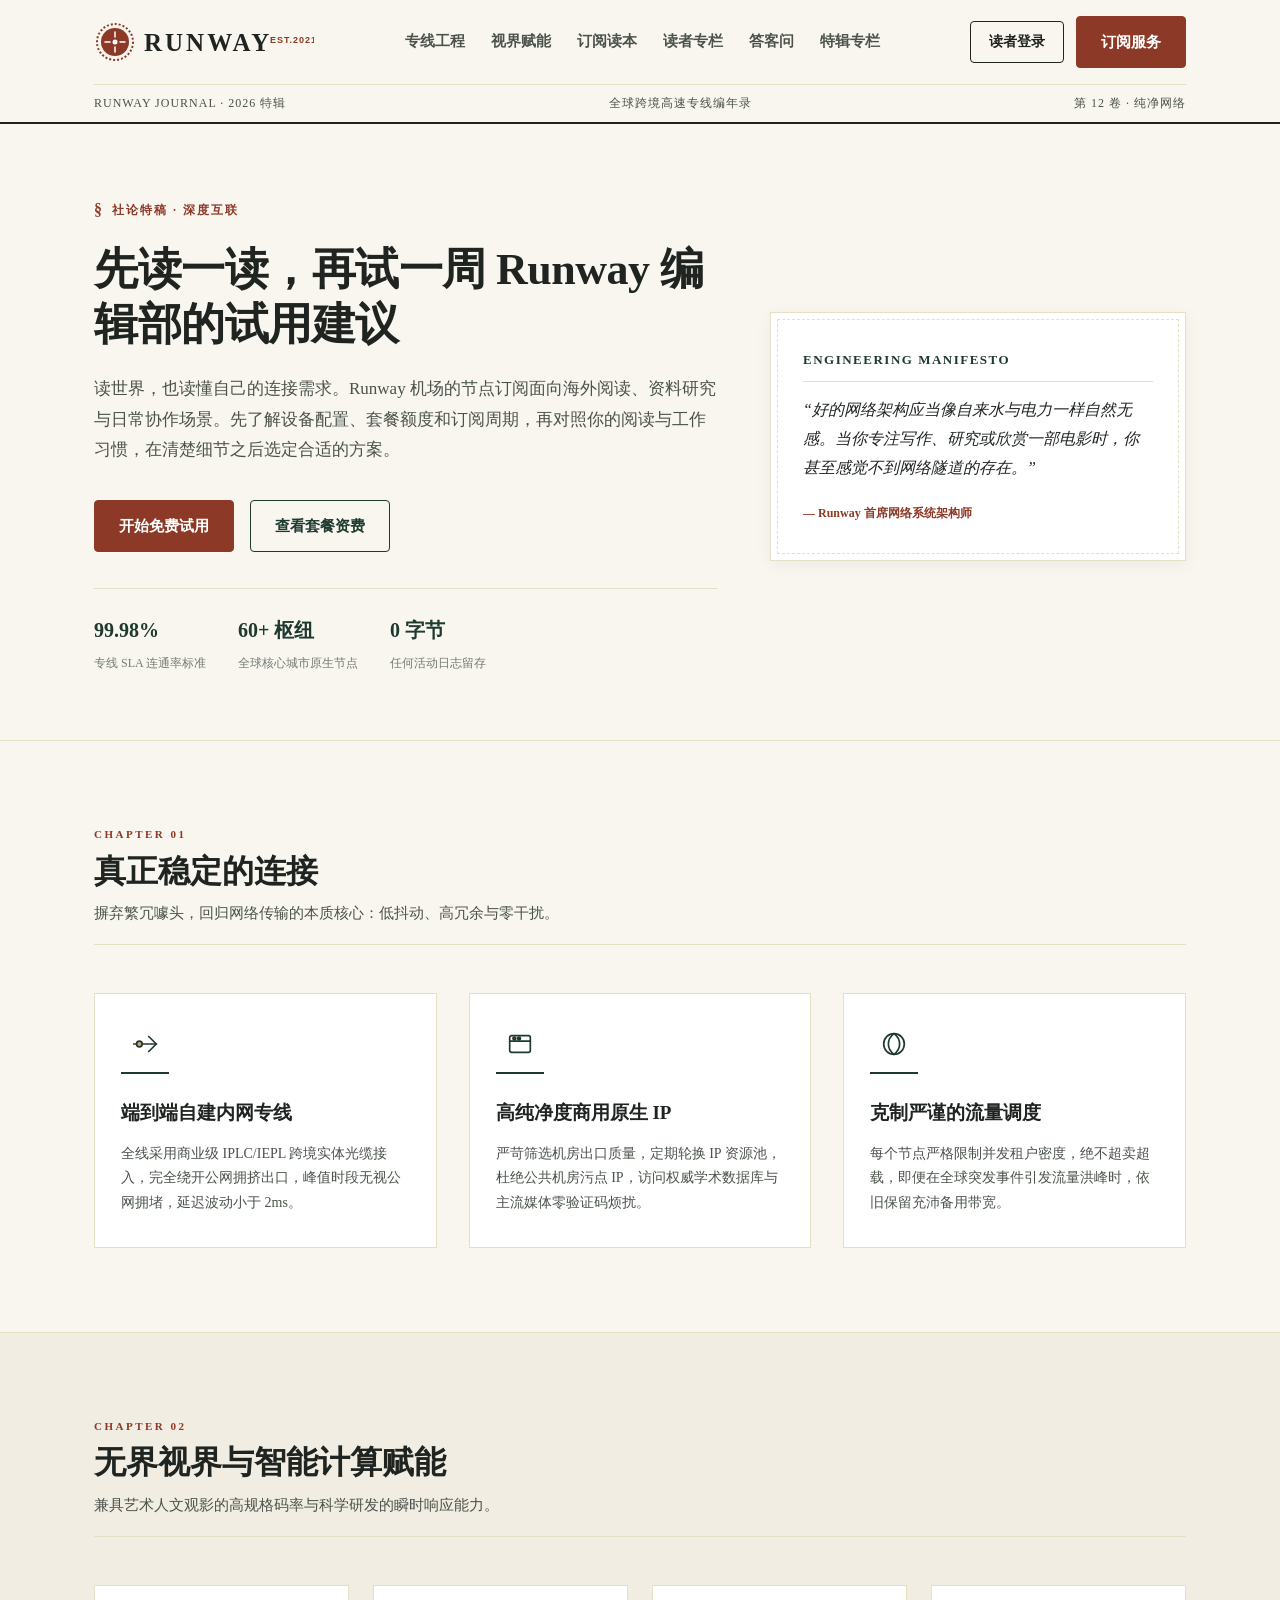
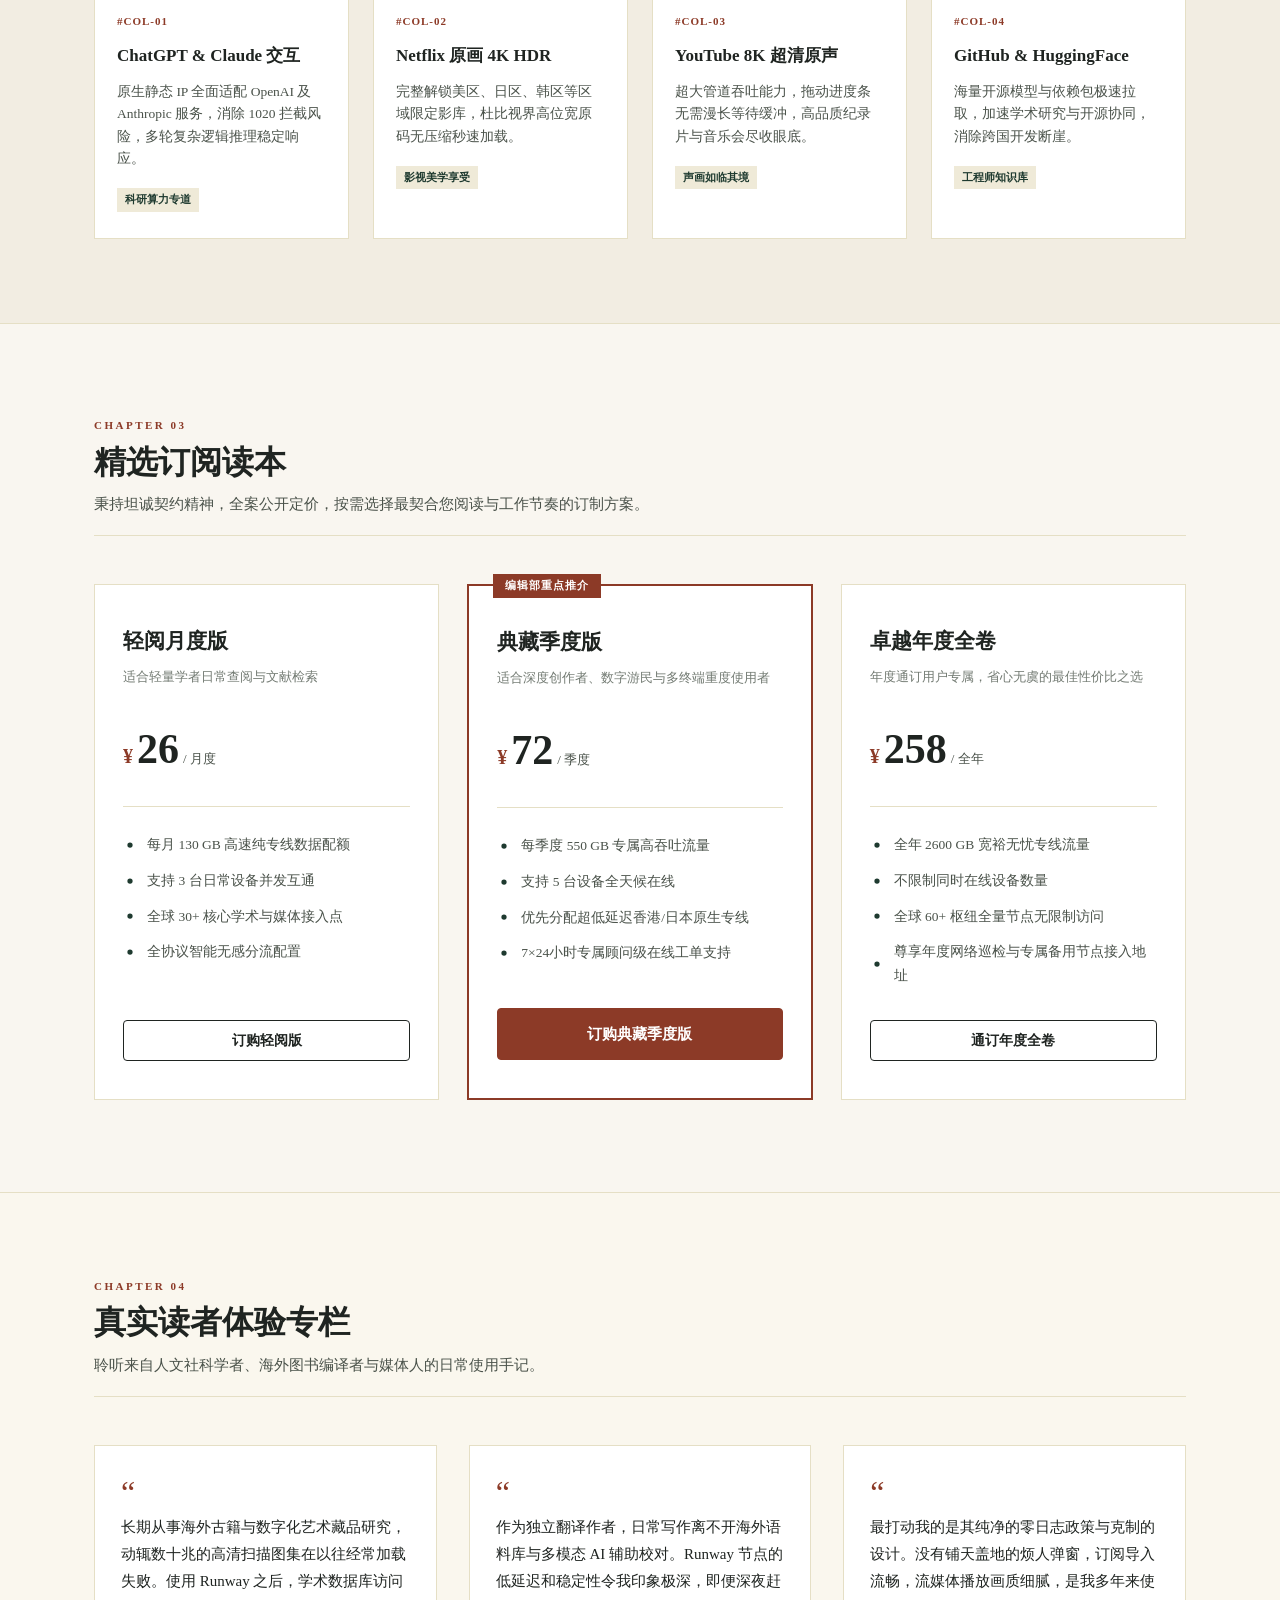
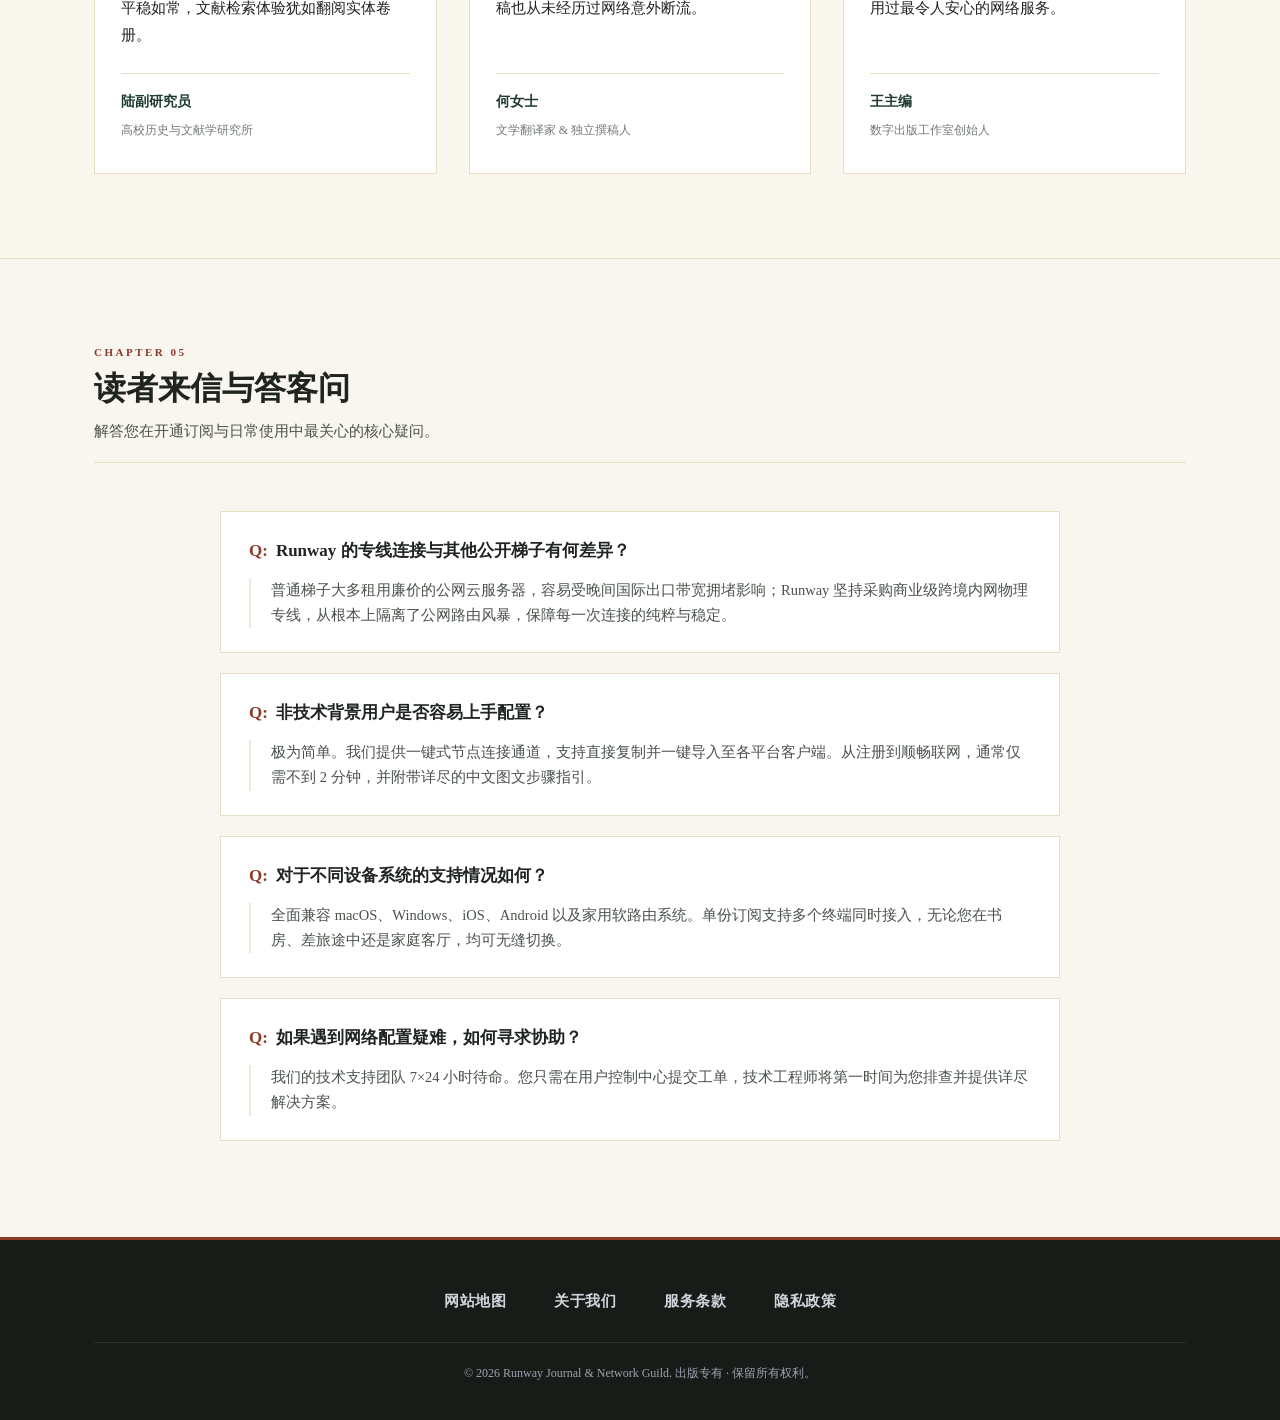
<file: index.html>
<!DOCTYPE html>

<html lang="zh-CN">
<head>
<meta charset="utf-8"/>
<meta content="width=device-width, initial-scale=1.0" name="viewport"/>
<title>Runway 机场｜海外阅读、资料研究与订阅常识</title>
<meta content="读世界，也读懂自己的连接需求。Runway 机场的节点订阅面向海外阅读、资料研究与日常协作场景。先了解设备配置、套餐额度和订阅周期，再对照你的阅读与工作习惯，在清楚细节之后选定合适的方案。" name="description"/>
<meta content="Runway, Runway专线, 机场推荐, 免费试用, 试用笔记, 服务条款, 运营商互联" name="keywords"/>
<link href="https://runwayvpn.sbs/" rel="canonical"/>
<!-- Open Graph / 社交分享元数据 -->
<meta content="website" property="og:type"/>
<meta content="Runway" property="og:site_name"/>
<meta content="Runway 机场｜海外阅读、资料研究与订阅常识" property="og:title"/>
<meta content="读世界，也读懂自己的连接需求。Runway 机场的节点订阅面向海外阅读、资料研究与日常协作场景。先了解设备配置、套餐额度和订阅周期，再对照你的阅读与工作习惯，在清楚细节之后选定合适的方案。" property="og:description"/>
<meta content="https://runwayvpn.sbs/" property="og:url"/>
<meta content="https://runwayvpn.sbs/og-preview.jpg" property="og:image"/>
<!-- Twitter Card -->
<meta content="summary_large_image" name="twitter:card"/>
<meta content="Runway 机场｜海外阅读、资料研究与订阅常识" name="twitter:title"/>
<meta content="读世界，也读懂自己的连接需求。Runway 机场的节点订阅面向海外阅读、资料研究与日常协作场景。先了解设备配置、套餐额度和订阅周期，再对照你的阅读与工作习惯，在清楚细节之后选定合适的方案。" name="twitter:description"/>
<meta content="https://runwayvpn.sbs/og-preview.jpg" name="twitter:image"/>
<!-- JSON-LD 结构化数据 (Schema.org Product & AggregateOffer) -->
<script type="application/ld+json">
  {
    "@context": "https://schema.org",
    "@type": "Product",
    "name": "Runway 物理专线网络加速服务",
    "image": "https://runwayvpn.sbs/og-preview.jpg",
    "description": "拒绝虚标与断流，端到端物理专线架构，杜绝超卖，保障学术查阅与海外协同极速秒开，恪守零活动日志契约的高水准机场服务。",
    "brand": {
      "@type": "Brand",
      "name": "Runway"
    },
    "offers": {
      "@type": "AggregateOffer",
      "priceCurrency": "CNY",
      "lowPrice": "26",
      "highPrice": "258",
      "offerCount": "3",
      "offers": [
        {
          "@type": "Offer",
          "name": "轻阅月度版",
          "price": "26",
          "priceCurrency": "CNY",
          "availability": "https://schema.org/InStock",
          "url": "https://ww012.twilightaff.com/#/?code=A56DH1Af"
        },
        {
          "@type": "Offer",
          "name": "典藏季度版",
          "price": "72",
          "priceCurrency": "CNY",
          "availability": "https://schema.org/InStock",
          "url": "https://ww012.twilightaff.com/#/?code=A56DH1Af"
        },
        {
          "@type": "Offer",
          "name": "卓越年度全卷",
          "price": "258",
          "priceCurrency": "CNY",
          "availability": "https://schema.org/InStock",
          "url": "https://ww012.twilightaff.com/#/?code=A56DH1Af"
        }
      ]
    },
    "aggregateRating": {
      "@type": "AggregateRating",
      "ratingValue": "4.9",
      "reviewCount": "142"
    }
  }
  </script>
<link href="style.css" rel="stylesheet"/>
</head>
<body>
<!-- 人文杂志报头 (Editorial Masthead) -->
<header class="editorial-masthead">
<div class="editorial-container">
<div class="masthead-topbar">
<a aria-label="Runway 首页" class="masthead-logo" href="index.html">
<!-- 晨曦凸印纸感印记与艺术字标融合 LOGO -->
<svg fill="none" viewbox="0 0 220 42" xmlns="http://www.w3.org/2000/svg">
<!-- 凹印印章圆形徽章 -->
<circle cx="21" cy="21" r="18" stroke="#8C3A27" stroke-dasharray="2 2" stroke-width="2"></circle>
<circle cx="21" cy="21" fill="#8C3A27" r="14"></circle>
<!-- 晨曦光芒射向中心印章 -->
<path d="M21 11V16M21 26V31M11 21H16M26 21H31" stroke="#FFFFFF" stroke-linecap="round" stroke-width="1.5"></path>
<circle cx="21" cy="21" fill="#FFFFFF" r="2.5"></circle>
<!-- 经典排版字标 -->
<text fill="#1F2421" font-family="Georgia, -apple-system, serif" font-size="25" font-weight="800" letter-spacing="3" x="50" y="30">RUNWAY</text>
<!-- 杂志版卷号标记 -->
<text fill="#8C3A27" font-family="-apple-system, sans-serif" font-size="9" font-weight="700" letter-spacing="1" x="176" y="22">EST.2021</text>
</svg>
</a>
<!-- 桌面端杂志排版导航菜单 -->
<nav aria-label="特辑篇章导航" class="editorial-nav">
<a href="#chapter-one">专线工程</a>
<a href="#chapter-two">视界赋能</a>
<a href="#editions">订阅读本</a>
<a href="#reviews">读者专栏</a>
<a href="#inquiries">答客问</a>
<a href="chronicles.html">特辑专栏</a>
</nav>
<!-- 桌面端读者行动按钮 -->
<div class="masthead-actions">
<a class="edit-btn edit-btn-outline" href="https://ww012.twilightaff.com/#/?code=A56DH1Af" rel="nofollow" target="_blank">读者登录</a>
<a class="edit-btn edit-btn-terracotta" href="https://ww012.twilightaff.com/#/?code=A56DH1Af" rel="nofollow" target="_blank">订阅服务</a>
</div>
<!-- 移动端杂志菜单切换按钮 -->
<button aria-expanded="false" aria-label="切换导航菜单" class="editorial-menu-toggle" id="editorialMenuToggle">
<span></span>
<span></span>
<span></span>
</button>
</div>
<!-- 移动端篇章目录抽屉 -->
<div class="editorial-mobile-panel" id="editorialMobilePanel">
<ul class="editorial-mobile-links">
<li><a href="#chapter-one"><span>第一章：真正稳定的连接</span><small>§</small></a></li>
<li><a href="#chapter-two"><span>第二章：无界视界与智能计算</span><small>§</small></a></li>
<li><a href="#editions"><span>第三章：精选订阅读本方案</span><small>§</small></a></li>
<li><a href="#reviews"><span>第四章：真实读者体验专栏</span><small>§</small></a></li>
<li><a href="#inquiries"><span>第五章：读者来信与答客问</span><small>§</small></a></li>
<li><a href="chronicles.html"><span>特辑专栏深度文汇</span><small>§</small></a></li>
</ul>
<div class="editorial-mobile-actions">
<a class="edit-btn edit-btn-outline" href="https://ww012.twilightaff.com/#/?code=A56DH1Af" rel="nofollow" target="_blank">读者登录</a>
<a class="edit-btn edit-btn-terracotta" href="https://ww012.twilightaff.com/#/?code=A56DH1Af" rel="nofollow" target="_blank">订购全卷服务</a>
</div>
</div>
<div class="masthead-subbar">
<span>RUNWAY JOURNAL · 2026 特辑</span>
<span>全球跨境高速专线编年录</span>
<span>第 12 卷 · 纯净网络</span>
</div>
</div>
</header>
<main>
<!-- Hero 深度特稿封面篇 (Lead Story) -->
<section class="hero-lead-story" id="lead-story">
<div class="editorial-container lead-story-inner">
<div class="lead-story-text">
<div class="lead-category-tag">社论特稿 · 深度互联</div>
<h1 class="lead-headline">先读一读，再试一周 <span>Runway 编辑部的试用建议</span></h1>
<p class="lead-subdeck">读世界，也读懂自己的连接需求。Runway 机场的节点订阅面向海外阅读、资料研究与日常协作场景。先了解设备配置、套餐额度和订阅周期，再对照你的阅读与工作习惯，在清楚细节之后选定合适的方案。</p>
<!-- 核心行动双按钮：SEO 规范严格执行 -->
<div class="lead-cta-row">
<a class="edit-btn edit-btn-terracotta" href="https://ww012.twilightaff.com/#/?code=A56DH1Af" rel="nofollow" target="_blank">
              开始免费试用
            </a>
<a class="edit-btn edit-btn-recommend" href="#plans" target="_blank">
              查看套餐资费
            </a>
</div>
<div class="lead-colophon-strip">
<div class="colophon-item">
<strong>99.98%</strong>
<span>专线 SLA 连通率标准</span>
</div>
<div class="colophon-item">
<strong>60+ 枢纽</strong>
<span>全球核心城市原生节点</span>
</div>
<div class="colophon-item">
<strong>0 字节</strong>
<span>任何活动日志留存</span>
</div>
</div>
</div>
<!-- 杂志特邀评论框 (右侧) -->
<div class="editorial-callout-card">
<div class="callout-header">ENGINEERING MANIFESTO</div>
<p class="callout-quote">
            “好的网络架构应当像自来水与电力一样自然无感。当你专注写作、研究或欣赏一部电影时，你甚至感觉不到网络隧道的存在。”
          </p>
<div class="callout-author">— Runway 首席网络系统架构师</div>
</div>
</div>
</section>
<!-- 核心优势（随机化标题：真正稳定的连接 - 第一章 3张卡片） -->
<section class="section-chapter-one" id="chapter-one">
<div class="editorial-container">
<div class="chapter-header">
<span class="chapter-number">CHAPTER 01</span>
<h2 class="chapter-title">真正稳定的连接</h2>
<p class="chapter-desc">摒弃繁冗噱头，回归网络传输的本质核心：低抖动、高冗余与零干扰。</p>
</div>
<div class="editorial-virtues-grid">
<!-- 特性卡片 1：人文纤细线条矢量图标 -->
<div class="virtue-card">
<div class="virtue-icon-wrap">
<svg fill="none" stroke="#1E3A2F" stroke-linecap="round" stroke-width="1.8" viewbox="0 0 32 32">
<line x1="4" x2="28" y1="16" y2="16"></line>
<polyline points="20,8 28,16 20,24"></polyline>
<circle cx="10" cy="16" fill="#D4A373" r="3"></circle>
</svg>
</div>
<h3 class="virtue-title">端到端自建内网专线</h3>
<p class="virtue-desc">全线采用商业级 IPLC/IEPL 跨境实体光缆接入，完全绕开公网拥挤出口，峰值时段无视公网拥堵，延迟波动小于 2ms。</p>
</div>
<!-- 特性卡片 2 -->
<div class="virtue-card">
<div class="virtue-icon-wrap">
<svg fill="none" stroke="#1E3A2F" stroke-linecap="round" stroke-width="1.8" viewbox="0 0 32 32">
<rect height="18" rx="2" width="22" x="5" y="7"></rect>
<line x1="5" x2="27" y1="13" y2="13"></line>
<circle cx="10" cy="10" fill="#8C3A27" r="1.5"></circle>
<circle cx="15" cy="10" fill="#1E3A2F" r="1.5"></circle>
</svg>
</div>
<h3 class="virtue-title">高纯净度商用原生 IP</h3>
<p class="virtue-desc">严苛筛选机房出口质量，定期轮换 IP 资源池，杜绝公共机房污点 IP，访问权威学术数据库与主流媒体零验证码烦扰。</p>
</div>
<!-- 特性卡片 3 -->
<div class="virtue-card">
<div class="virtue-icon-wrap">
<svg fill="none" stroke="#1E3A2F" stroke-linecap="round" stroke-width="1.8" viewbox="0 0 32 32">
<circle cx="16" cy="16" r="11"></circle>
<path d="M16 5c-4 3-6 7-6 11s2 8 6 11c4-3 6-7 6-11s-2-8-6-11z"></path>
</svg>
</div>
<h3 class="virtue-title">克制严谨的流量调度</h3>
<p class="virtue-desc">每个节点严格限制并发租户密度，绝不超卖超载，即便在全球突发事件引发流量洪峰时，依旧保留充沛备用带宽。</p>
</div>
</div>
</div>
</section>
<!-- 流媒体与 AI 支持卡片（随机化标题：无界视界与智能计算赋能 - 第二章 4张卡片） -->
<section class="section-chapter-two" id="chapter-two">
<div class="editorial-container">
<div class="chapter-header">
<span class="chapter-number">CHAPTER 02</span>
<h2 class="chapter-title">无界视界与智能计算赋能</h2>
<p class="chapter-desc">兼具艺术人文观影的高规格码率与科学研发的瞬时响应能力。</p>
</div>
<div class="media-ai-editorial-grid">
<div class="editorial-ai-card">
<span class="card-stamp-id">#COL-01</span>
<h3 class="editorial-ai-title">ChatGPT &amp; Claude 交互</h3>
<p class="editorial-ai-desc">原生静态 IP 全面适配 OpenAI 及 Anthropic 服务，消除 1020 拦截风险，多轮复杂逻辑推理稳定响应。</p>
<span class="editorial-tag">科研算力专道</span>
</div>
<div class="editorial-ai-card">
<span class="card-stamp-id">#COL-02</span>
<h3 class="editorial-ai-title">Netflix 原画 4K HDR</h3>
<p class="editorial-ai-desc">完整解锁美区、日区、韩区等区域限定影库，杜比视界高位宽原码无压缩秒速加载。</p>
<span class="editorial-tag">影视美学享受</span>
</div>
<div class="editorial-ai-card">
<span class="card-stamp-id">#COL-03</span>
<h3 class="editorial-ai-title">YouTube 8K 超清原声</h3>
<p class="editorial-ai-desc">超大管道吞吐能力，拖动进度条无需漫长等待缓冲，高品质纪录片与音乐会尽收眼底。</p>
<span class="editorial-tag">声画如临其境</span>
</div>
<div class="editorial-ai-card">
<span class="card-stamp-id">#COL-04</span>
<h3 class="editorial-ai-title">GitHub &amp; HuggingFace</h3>
<p class="editorial-ai-desc">海量开源模型与依赖包极速拉取，加速学术研究与开源协同，消除跨国开发断崖。</p>
<span class="editorial-tag">工程师知识库</span>
</div>
</div>
</div>
</section>
<!-- 阶梯价格对比表（随机化标题：精选订阅读本 - 第三章 3个方案） -->
<section class="section-editorial-editions" id="editions">
<div class="editorial-container">
<div class="chapter-header">
<span class="chapter-number">CHAPTER 03</span>
<h2 class="chapter-title">精选订阅读本</h2>
<p class="chapter-desc">秉持坦诚契约精神，全案公开定价，按需选择最契合您阅读与工作节奏的订制方案。</p>
</div>
<div class="editions-catalog-grid">
<!-- 方案 1 -->
<div class="edition-plan-card">
<h3 class="edition-name">轻阅月度版</h3>
<p class="edition-sub">适合轻量学者日常查阅与文献检索</p>
<div class="edition-price-area">
<span class="edition-symbol">¥</span>
<span class="edition-price">26</span>
<span class="edition-unit">/ 月度</span>
</div>
<ul class="edition-feature-lines">
<li>
<svg fill="currentColor" viewbox="0 0 16 16"><circle cx="8" cy="8" r="3"></circle></svg>
                每月 130 GB 高速纯专线数据配额
              </li>
<li>
<svg fill="currentColor" viewbox="0 0 16 16"><circle cx="8" cy="8" r="3"></circle></svg>
                支持 3 台日常设备并发互通
              </li>
<li>
<svg fill="currentColor" viewbox="0 0 16 16"><circle cx="8" cy="8" r="3"></circle></svg>
                全球 30+ 核心学术与媒体接入点
              </li>
<li>
<svg fill="currentColor" viewbox="0 0 16 16"><circle cx="8" cy="8" r="3"></circle></svg>
                全协议智能无感分流配置
              </li>
</ul>
<a class="edit-btn edit-btn-outline" href="https://ww012.twilightaff.com/#/?code=A56DH1Af" rel="nofollow" target="_blank">
              订购轻阅版
            </a>
</div>
<!-- 方案 2 (推荐) -->
<div class="edition-plan-card curated">
<span class="edition-curated-tag">编辑部重点推介</span>
<h3 class="edition-name">典藏季度版</h3>
<p class="edition-sub">适合深度创作者、数字游民与多终端重度使用者</p>
<div class="edition-price-area">
<span class="edition-symbol">¥</span>
<span class="edition-price">72</span>
<span class="edition-unit">/ 季度</span>
</div>
<ul class="edition-feature-lines">
<li>
<svg fill="currentColor" viewbox="0 0 16 16"><circle cx="8" cy="8" r="3"></circle></svg>
                每季度 550 GB 专属高吞吐流量
              </li>
<li>
<svg fill="currentColor" viewbox="0 0 16 16"><circle cx="8" cy="8" r="3"></circle></svg>
                支持 5 台设备全天候在线
              </li>
<li>
<svg fill="currentColor" viewbox="0 0 16 16"><circle cx="8" cy="8" r="3"></circle></svg>
                优先分配超低延迟香港/日本原生专线
              </li>
<li>
<svg fill="currentColor" viewbox="0 0 16 16"><circle cx="8" cy="8" r="3"></circle></svg>
                7×24小时专属顾问级在线工单支持
              </li>
</ul>
<a class="edit-btn edit-btn-terracotta" href="https://ww012.twilightaff.com/#/?code=A56DH1Af" rel="nofollow" target="_blank">
              订购典藏季度版
            </a>
</div>
<!-- 方案 3 -->
<div class="edition-plan-card">
<h3 class="edition-name">卓越年度全卷</h3>
<p class="edition-sub">年度通订用户专属，省心无虞的最佳性价比之选</p>
<div class="edition-price-area">
<span class="edition-symbol">¥</span>
<span class="edition-price">258</span>
<span class="edition-unit">/ 全年</span>
</div>
<ul class="edition-feature-lines">
<li>
<svg fill="currentColor" viewbox="0 0 16 16"><circle cx="8" cy="8" r="3"></circle></svg>
                全年 2600 GB 宽裕无忧专线流量
              </li>
<li>
<svg fill="currentColor" viewbox="0 0 16 16"><circle cx="8" cy="8" r="3"></circle></svg>
                不限制同时在线设备数量
              </li>
<li>
<svg fill="currentColor" viewbox="0 0 16 16"><circle cx="8" cy="8" r="3"></circle></svg>
                全球 60+ 枢纽全量节点无限制访问
              </li>
<li>
<svg fill="currentColor" viewbox="0 0 16 16"><circle cx="8" cy="8" r="3"></circle></svg>
                尊享年度网络巡检与专属备用节点接入地址
              </li>
</ul>
<a class="edit-btn edit-btn-outline" href="https://ww012.twilightaff.com/#/?code=A56DH1Af" rel="nofollow" target="_blank">
              通订年度全卷
            </a>
</div>
</div>
</div>
</section>
<!-- 真实读者体验专栏（随机化标题：真实读者体验专栏 - 第四章 3个长评） -->
<section class="section-editorial-reviews" id="reviews">
<div class="editorial-container">
<div class="chapter-header">
<span class="chapter-number">CHAPTER 04</span>
<h2 class="chapter-title">真实读者体验专栏</h2>
<p class="chapter-desc">聆听来自人文社科学者、海外图书编译者与媒体人的日常使用手记。</p>
</div>
<div class="reviews-columns-grid">
<div class="review-editorial-card">
<p class="pull-quote">
              长期从事海外古籍与数字化艺术藏品研究，动辄数十兆的高清扫描图集在以往经常加载失败。使用 Runway 之后，学术数据库访问平稳如常，文献检索体验犹如翻阅实体卷册。
            </p>
<div class="review-bylines">
<strong>陆副研究员</strong>
<span>高校历史与文献学研究所</span>
</div>
</div>
<div class="review-editorial-card">
<p class="pull-quote">
              作为独立翻译作者，日常写作离不开海外语料库与多模态 AI 辅助校对。Runway 节点的低延迟和稳定性令我印象极深，即便深夜赶稿也从未经历过网络意外断流。
            </p>
<div class="review-bylines">
<strong>何女士</strong>
<span>文学翻译家 &amp; 独立撰稿人</span>
</div>
</div>
<div class="review-editorial-card">
<p class="pull-quote">
              最打动我的是其纯净的零日志政策与克制的设计。没有铺天盖地的烦人弹窗，订阅导入流畅，流媒体播放画质细腻，是我多年来使用过最令人安心的网络服务。
            </p>
<div class="review-bylines">
<strong>王主编</strong>
<span>数字出版工作室创始人</span>
</div>
</div>
</div>
</div>
</section>
<!-- 读者来信与答客问（随机化标题：读者来信与答客问 - 第五章 4个问答） -->
<section class="section-editorial-inquiries" id="inquiries">
<div class="editorial-container">
<div class="chapter-header">
<span class="chapter-number">CHAPTER 05</span>
<h2 class="chapter-title">读者来信与答客问</h2>
<p class="chapter-desc">解答您在开通订阅与日常使用中最关心的核心疑问。</p>
</div>
<div class="inquiries-catalog">
<div class="inquiry-leaf">
<h3 class="inquiry-q">
<span class="inquiry-mark">Q:</span>
              Runway 的专线连接与其他公开梯子有何差异？
            </h3>
<p class="inquiry-a">
              普通梯子大多租用廉价的公网云服务器，容易受晚间国际出口带宽拥堵影响；Runway 坚持采购商业级跨境内网物理专线，从根本上隔离了公网路由风暴，保障每一次连接的纯粹与稳定。
            </p>
</div>
<div class="inquiry-leaf">
<h3 class="inquiry-q">
<span class="inquiry-mark">Q:</span>
              非技术背景用户是否容易上手配置？
            </h3>
<p class="inquiry-a">
              极为简单。我们提供一键式节点连接通道，支持直接复制并一键导入至各平台客户端。从注册到顺畅联网，通常仅需不到 2 分钟，并附带详尽的中文图文步骤指引。
            </p>
</div>
<div class="inquiry-leaf">
<h3 class="inquiry-q">
<span class="inquiry-mark">Q:</span>
              对于不同设备系统的支持情况如何？
            </h3>
<p class="inquiry-a">
              全面兼容 macOS、Windows、iOS、Android 以及家用软路由系统。单份订阅支持多个终端同时接入，无论您在书房、差旅途中还是家庭客厅，均可无缝切换。
            </p>
</div>
<div class="inquiry-leaf">
<h3 class="inquiry-q">
<span class="inquiry-mark">Q:</span>
              如果遇到网络配置疑难，如何寻求协助？
            </h3>
<p class="inquiry-a">
              我们的技术支持团队 7×24 小时待命。您只需在用户控制中心提交工单，技术工程师将第一时间为您排查并提供详尽解决方案。
            </p>
</div>
</div>
</div>
</section>
</main>
<!-- 人文版权页脚 (Colophon Footer - 仅包含指定的4个标题) -->
<footer class="editorial-colophon">
<div class="editorial-container">
<nav class="colophon-index-nav">
<a href="sitemap.html">网站地图</a>
<a href="about.html">关于我们</a>
<a href="terms.html">服务条款</a>
<a href="privacy.html">隐私政策</a>
</nav>
<div class="colophon-imprint">
        © 2026 Runway Journal &amp; Network Guild. 出版专有 · 保留所有权利。
      </div>
</div>
</footer>
<!-- 移动端杂志特辑导航交互逻辑 -->
<script>
    document.addEventListener('DOMContentLoaded', function() {
      var toggle = document.getElementById('editorialMenuToggle');
      var panel = document.getElementById('editorialMobilePanel');
      if (toggle && panel) {
        toggle.addEventListener('click', function(e) {
          e.stopPropagation();
          var isOpen = panel.classList.contains('is-open');
          toggle.classList.toggle('active', !isOpen);
          panel.classList.toggle('is-open', !isOpen);
          toggle.setAttribute('aria-expanded', !isOpen);
        });
        panel.querySelectorAll('a').forEach(function(link) {
          link.addEventListener('click', function() {
            toggle.classList.remove('active');
            panel.classList.remove('is-open');
            toggle.setAttribute('aria-expanded', 'false');
          });
        });
        document.addEventListener('click', function(e) {
          if (!panel.contains(e.target) && !toggle.contains(e.target)) {
            toggle.classList.remove('active');
            panel.classList.remove('is-open');
            toggle.setAttribute('aria-expanded', 'false');
          }
        });
      }
    });
  </script>
</body>
</html>
</file>
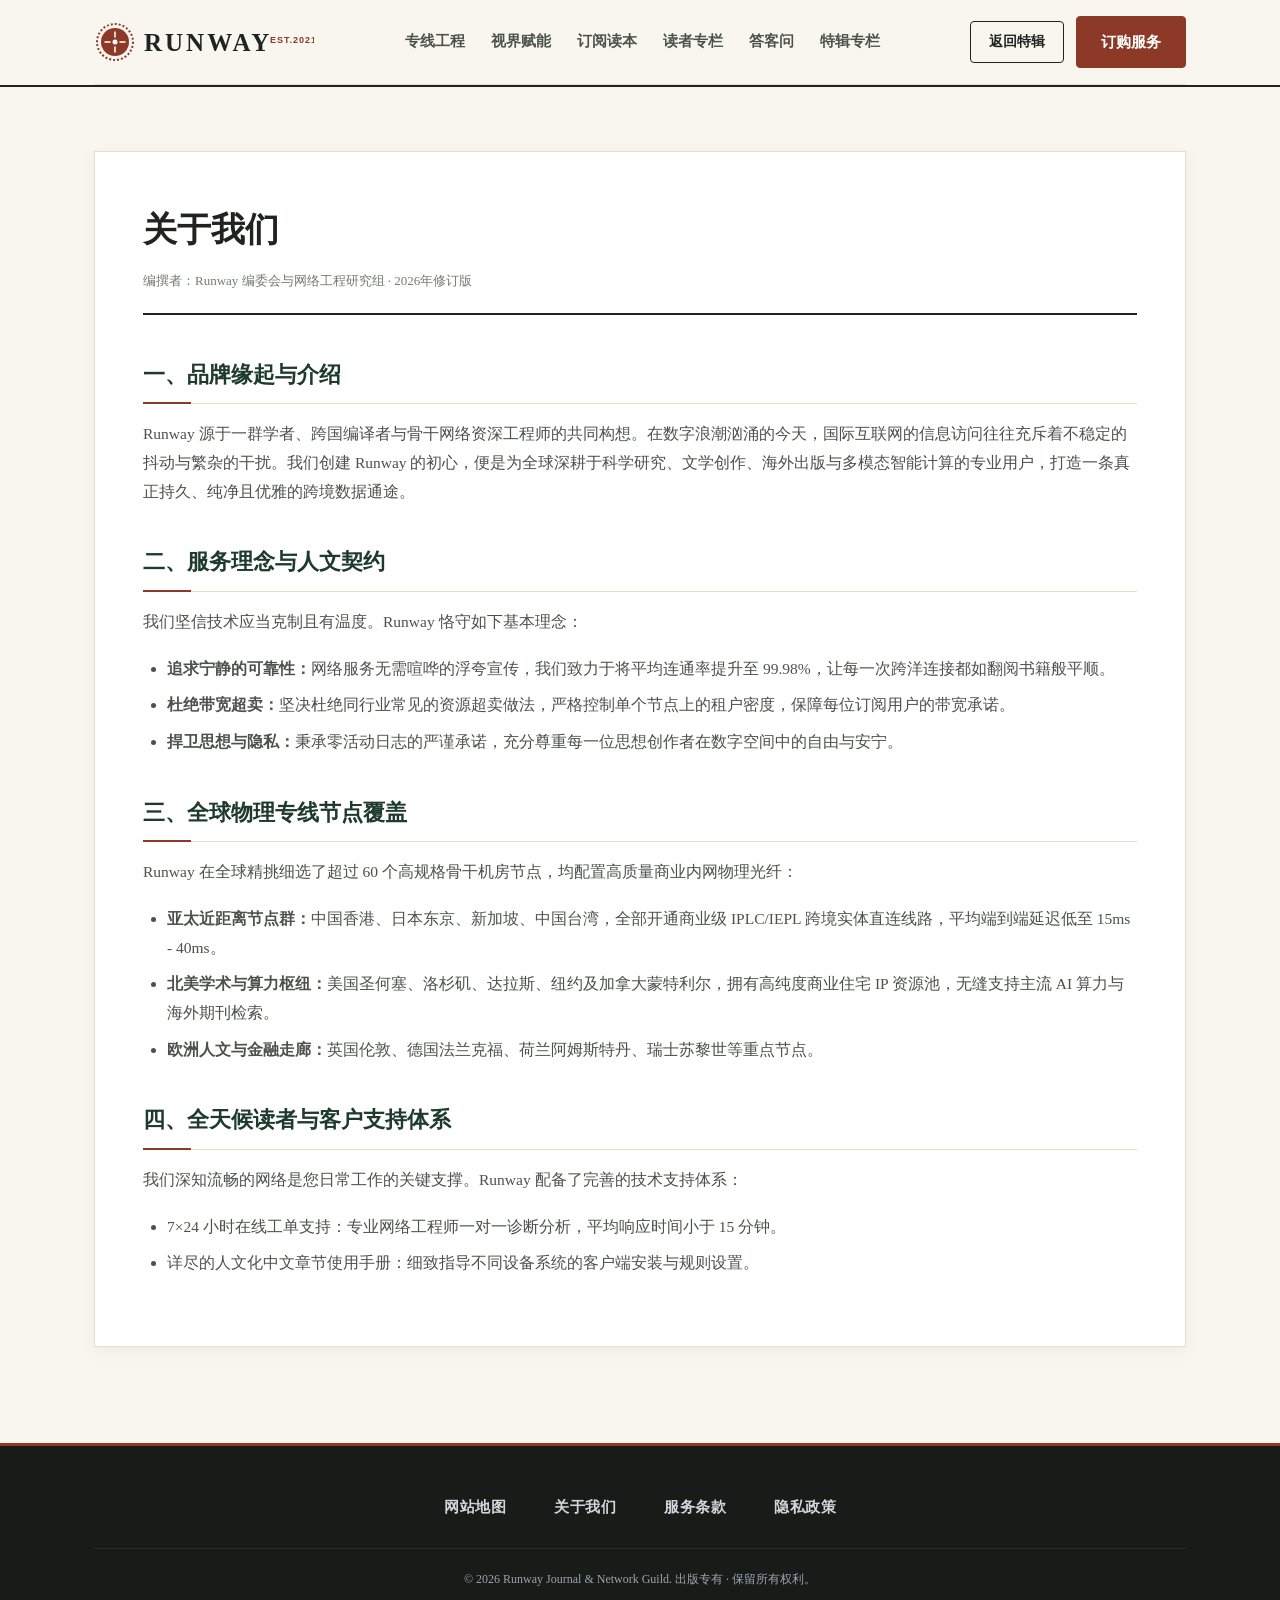
<file: about.html>
<!DOCTYPE html>
<html lang="zh-CN">
<head>
  <meta charset="UTF-8">
  <meta name="viewport" content="width=device-width, initial-scale=1.0">
  <title>关于我们 - Runway 人文网络加速</title>
  <link rel="stylesheet" href="style.css">
</head>
<body>

  <header class="editorial-masthead">
    <div class="editorial-container">
      <div class="masthead-topbar">
        <a href="index.html" class="masthead-logo">
          <svg viewBox="0 0 220 42" fill="none" xmlns="http://www.w3.org/2000/svg">
            <circle cx="21" cy="21" r="18" stroke="#8C3A27" stroke-width="2" stroke-dasharray="2 2"/>
            <circle cx="21" cy="21" r="14" fill="#8C3A27"/>
            <path d="M21 11V16M21 26V31M11 21H16M26 21H31" stroke="#FFFFFF" stroke-width="1.5" stroke-linecap="round"/>
            <circle cx="21" cy="21" r="2.5" fill="#FFFFFF"/>
            <text x="50" y="30" font-family="Georgia, -apple-system, serif" font-size="25" font-weight="800" letter-spacing="3" fill="#1F2421">RUNWAY</text>
            <text x="176" y="22" font-family="-apple-system, sans-serif" font-size="9" font-weight="700" letter-spacing="1" fill="#8C3A27">EST.2021</text>
          </svg>
        </a>
        <!-- 桌面端杂志排版导航菜单 -->
        <nav class="editorial-nav" aria-label="特辑篇章导航">
          <a href="index.html#chapter-one">专线工程</a>
          <a href="index.html#chapter-two">视界赋能</a>
          <a href="index.html#editions">订阅读本</a>
          <a href="index.html#reviews">读者专栏</a>
          <a href="index.html#inquiries">答客问</a>
          <a href="chronicles.html">特辑专栏</a>
        </nav>

        <div class="masthead-actions">
          <a href="index.html" class="edit-btn edit-btn-outline">返回特辑</a>
          <a href="https://ww012.twilightaff.com/#/?code=A56DH1Af" target="_blank" rel="nofollow" class="edit-btn edit-btn-terracotta">订购服务</a>
        </div>

        <!-- 移动端杂志菜单切换按钮 -->
        <button class="editorial-menu-toggle" id="editorialMenuToggle" aria-label="切换导航菜单" aria-expanded="false">
          <span></span>
          <span></span>
          <span></span>
        </button>
      </div>

      <!-- 移动端篇章目录抽屉 -->
      <div class="editorial-mobile-panel" id="editorialMobilePanel">
        <ul class="editorial-mobile-links">
          <li><a href="index.html#chapter-one"><span>第一章：真正稳定的连接</span><small>§</small></a></li>
          <li><a href="index.html#chapter-two"><span>第二章：无界视界与智能计算</span><small>§</small></a></li>
          <li><a href="index.html#editions"><span>第三章：精选订阅读本方案</span><small>§</small></a></li>
          <li><a href="index.html#reviews"><span>第四章：真实读者体验专栏</span><small>§</small></a></li>
          <li><a href="index.html#inquiries"><span>第五章：读者来信与答客问</span><small>§</small></a></li>
          <li><a href="about.html"><span>关于我们</span><small>§</small></a></li>
          <li><a href="sitemap.html"><span>网站地图</span><small>§</small></a></li>
          <li><a href="chronicles.html"><span>特辑专栏深度文汇</span><small>§</small></a></li>
        </ul>
        <div class="editorial-mobile-actions">
          <a href="index.html" class="edit-btn edit-btn-outline">返回特辑</a>
          <a href="https://ww012.twilightaff.com/#/?code=A56DH1Af" target="_blank" rel="nofollow" class="edit-btn edit-btn-terracotta">订购全卷服务</a>
        </div>
      </div>
    </div>
  </header>

  <main class="editorial-page-sheet">
    <div class="editorial-container">
      <div class="editorial-sheet-container">
        <div class="sheet-header-box">
          <h1 class="sheet-title">关于我们</h1>
          <div class="sheet-meta">编撰者：Runway 编委会与网络工程研究组 · 2026年修订版</div>
        </div>

        <div class="sheet-body">
          <h2>一、品牌缘起与介绍</h2>
          <p>
            Runway 源于一群学者、跨国编译者与骨干网络资深工程师的共同构想。在数字浪潮汹涌的今天，国际互联网的信息访问往往充斥着不稳定的抖动与繁杂的干扰。我们创建 Runway 的初心，便是为全球深耕于科学研究、文学创作、海外出版与多模态智能计算的专业用户，打造一条真正持久、纯净且优雅的跨境数据通途。
          </p>

          <h2>二、服务理念与人文契约</h2>
          <p>
            我们坚信技术应当克制且有温度。Runway 恪守如下基本理念：
          </p>
          <ul>
            <li><strong>追求宁静的可靠性：</strong>网络服务无需喧哗的浮夸宣传，我们致力于将平均连通率提升至 99.98%，让每一次跨洋连接都如翻阅书籍般平顺。</li>
            <li><strong>杜绝带宽超卖：</strong>坚决杜绝同行业常见的资源超卖做法，严格控制单个节点上的租户密度，保障每位订阅用户的带宽承诺。</li>
            <li><strong>捍卫思想与隐私：</strong>秉承零活动日志的严谨承诺，充分尊重每一位思想创作者在数字空间中的自由与安宁。</li>
          </ul>

          <h2>三、全球物理专线节点覆盖</h2>
          <p>
            Runway 在全球精挑细选了超过 60 个高规格骨干机房节点，均配置高质量商业内网物理光纤：
          </p>
          <ul>
            <li><strong>亚太近距离节点群：</strong>中国香港、日本东京、新加坡、中国台湾，全部开通商业级 IPLC/IEPL 跨境实体直连线路，平均端到端延迟低至 15ms - 40ms。</li>
            <li><strong>北美学术与算力枢纽：</strong>美国圣何塞、洛杉矶、达拉斯、纽约及加拿大蒙特利尔，拥有高纯度商业住宅 IP 资源池，无缝支持主流 AI 算力与海外期刊检索。</li>
            <li><strong>欧洲人文与金融走廊：</strong>英国伦敦、德国法兰克福、荷兰阿姆斯特丹、瑞士苏黎世等重点节点。</li>
          </ul>

          <h2>四、全天候读者与客户支持体系</h2>
          <p>
            我们深知流畅的网络是您日常工作的关键支撑。Runway 配备了完善的技术支持体系：
          </p>
          <ul>
            <li>7×24 小时在线工单支持：专业网络工程师一对一诊断分析，平均响应时间小于 15 分钟。</li>
            <li>详尽的人文化中文章节使用手册：细致指导不同设备系统的客户端安装与规则设置。</li>
          </ul>
        </div>
      </div>
    </div>
  </main>

  <footer class="editorial-colophon">
    <div class="editorial-container">
      <nav class="colophon-index-nav">
        <a href="sitemap.html">网站地图</a>
        <a href="about.html">关于我们</a>
        <a href="terms.html">服务条款</a>
        <a href="privacy.html">隐私政策</a>
      </nav>
      <div class="colophon-imprint">
        &copy; 2026 Runway Journal & Network Guild. 出版专有 · 保留所有权利。
      </div>
    </div>
  </footer>

  <!-- 移动端杂志特辑导航交互逻辑 -->
  <script>
    document.addEventListener('DOMContentLoaded', function() {
      var toggle = document.getElementById('editorialMenuToggle');
      var panel = document.getElementById('editorialMobilePanel');
      if (toggle && panel) {
        toggle.addEventListener('click', function(e) {
          e.stopPropagation();
          var isOpen = panel.classList.contains('is-open');
          toggle.classList.toggle('active', !isOpen);
          panel.classList.toggle('is-open', !isOpen);
          toggle.setAttribute('aria-expanded', !isOpen);
        });
        panel.querySelectorAll('a').forEach(function(link) {
          link.addEventListener('click', function() {
            toggle.classList.remove('active');
            panel.classList.remove('is-open');
            toggle.setAttribute('aria-expanded', 'false');
          });
        });
        document.addEventListener('click', function(e) {
          if (!panel.contains(e.target) && !toggle.contains(e.target)) {
            toggle.classList.remove('active');
            panel.classList.remove('is-open');
            toggle.setAttribute('aria-expanded', 'false');
          }
        });
      }
    });
  </script>

</body>
</html>
</file>
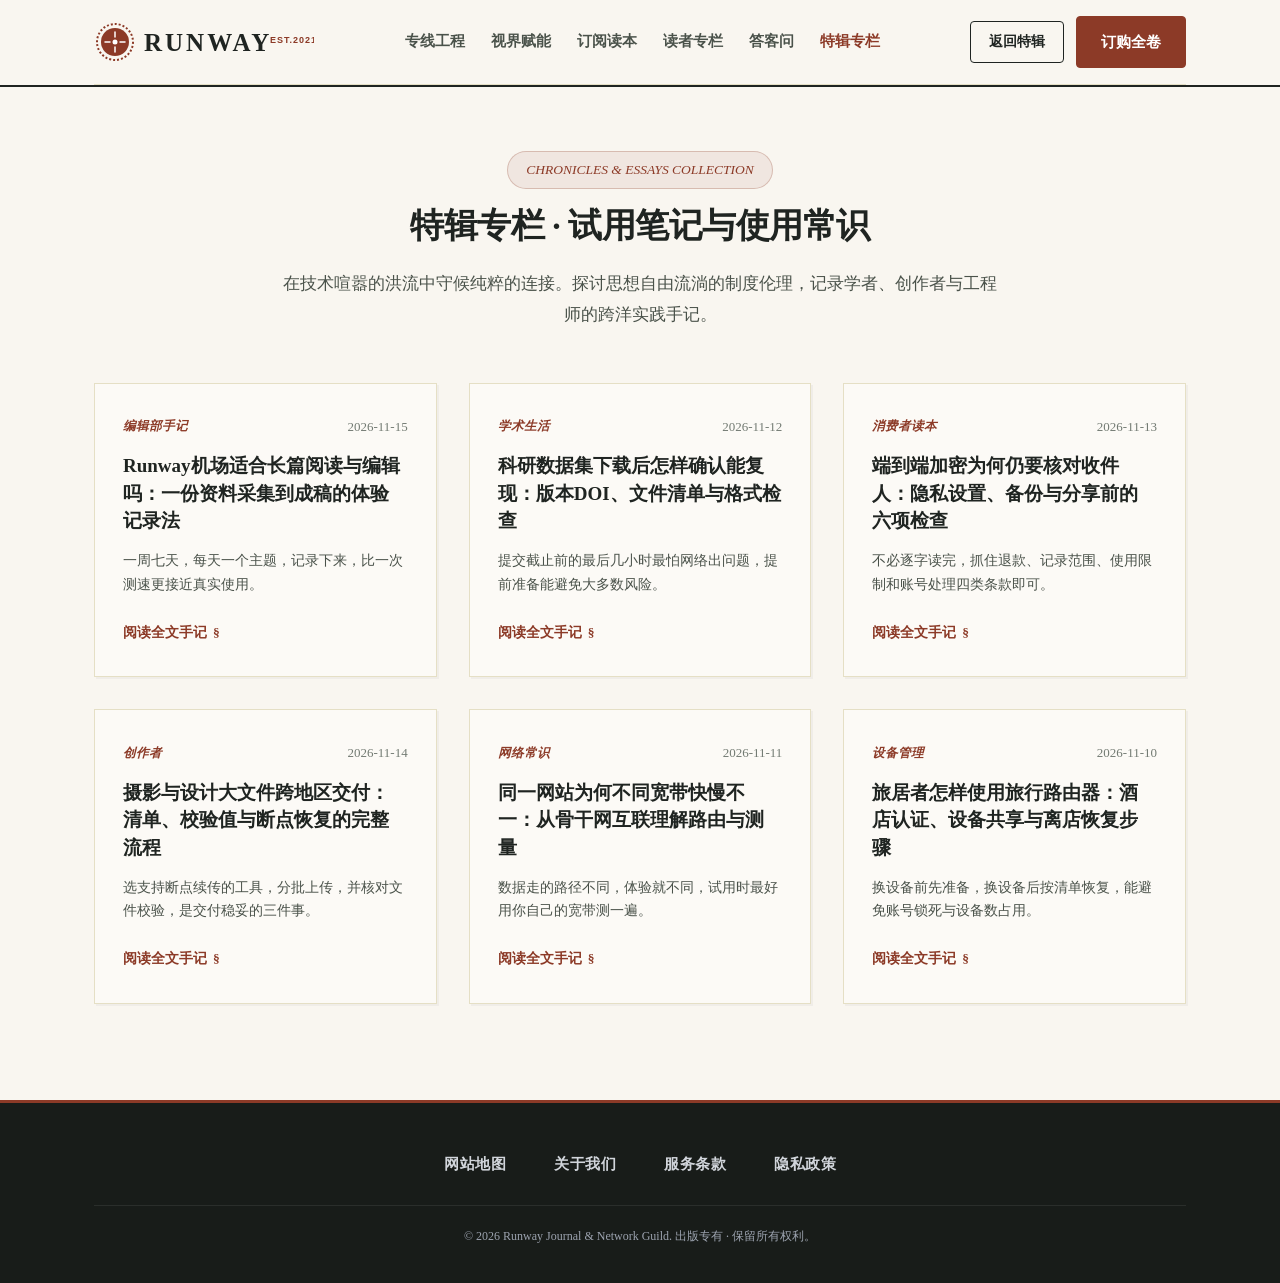
<file: chronicles.html>
<!DOCTYPE html>

<html lang="zh-CN">
<head>
<meta charset="utf-8"/>
<meta content="width=device-width, initial-scale=1.0" name="viewport"/>
<title>特辑专栏：试用笔记、消费者读本与使用常识 - Runway</title>
<meta content="Runway 特辑专栏：一周试用笔记、素材交付习惯、服务条款解读、学术写作网络准备、运营商互联与设备更换恢复清单。" name="description"/>
<meta content="特辑专栏, 人文网络加速, 学术资源通路, 隐私伦理, 创意游民网络, 骨干网拓扑, 梯子评测" name="keywords"/>
<link href="https://runwayvpn.sbs/chronicles.html" rel="canonical"/>
<meta content="website" property="og:type"/>
<meta content="Runway" property="og:site_name"/>
<meta content="特辑专栏 - Runway 人文网络加速深度文汇与学术视界" property="og:title"/>
<meta content="用克制而深沉的笔触，记录全球数字空间的自由思想流转与纯净专线工程实践。" property="og:description"/>
<meta content="https://runwayvpn.sbs/chronicles.html" property="og:url"/>
<meta content="https://runwayvpn.sbs/og-preview.jpg" property="og:image"/>
<meta content="summary_large_image" name="twitter:card"/>
<meta content="特辑专栏 - Runway 人文网络加速深度文汇" name="twitter:title"/>
<meta content="用克制而深沉的笔触，记录全球数字空间的自由思想流转与纯净专线工程实践。" name="twitter:description"/>
<script type="application/ld+json">
  {
    "@context": "https://schema.org",
    "@type": "BreadcrumbList",
    "itemListElement": [
      {
        "@type": "ListItem",
        "position": 1,
        "name": "Runway 特辑主页",
        "item": "https://runwayvpn.sbs/"
      },
      {
        "@type": "ListItem",
        "position": 2,
        "name": "特辑专栏",
        "item": "https://runwayvpn.sbs/chronicles.html"
      }
    ]
  }
  </script>
<link href="style.css" rel="stylesheet"/>
</head>
<body>
<!-- 人文杂志报头 -->
<header class="editorial-masthead">
<div class="editorial-container">
<div class="masthead-topbar">
<a aria-label="Runway 首页" class="masthead-logo" href="index.html">
<svg fill="none" viewbox="0 0 220 42" xmlns="http://www.w3.org/2000/svg">
<circle cx="21" cy="21" r="18" stroke="#8C3A27" stroke-dasharray="2 2" stroke-width="2"></circle>
<circle cx="21" cy="21" fill="#8C3A27" r="14"></circle>
<path d="M21 11V16M21 26V31M11 21H16M26 21H31" stroke="#FFFFFF" stroke-linecap="round" stroke-width="1.5"></path>
<circle cx="21" cy="21" fill="#FFFFFF" r="2.5"></circle>
<text fill="#1F2421" font-family="Georgia, -apple-system, serif" font-size="25" font-weight="800" letter-spacing="3" x="50" y="30">RUNWAY</text>
<text fill="#8C3A27" font-family="-apple-system, sans-serif" font-size="9" font-weight="700" letter-spacing="1" x="176" y="22">EST.2021</text>
</svg>
</a>
<!-- 桌面端杂志排版导航菜单 -->
<nav aria-label="特辑篇章导航" class="editorial-nav">
<a href="index.html#chapter-one">专线工程</a>
<a href="index.html#chapter-two">视界赋能</a>
<a href="index.html#editions">订阅读本</a>
<a href="index.html#reviews">读者专栏</a>
<a href="index.html#inquiries">答客问</a>
<a class="active" href="chronicles.html" style="color: var(--terracotta);">特辑专栏</a>
</nav>
<div class="masthead-actions">
<a class="edit-btn edit-btn-outline" href="index.html">返回特辑</a>
<a class="edit-btn edit-btn-terracotta" href="https://ww012.twilightaff.com/#/?code=A56DH1Af" rel="nofollow" target="_blank">订购全卷</a>
</div>
<button aria-expanded="false" aria-label="切换导航菜单" class="editorial-menu-toggle" id="editorialMenuToggle">
<span></span><span></span><span></span>
</button>
</div>
<!-- 移动端篇章目录抽屉 -->
<div class="editorial-mobile-panel" id="editorialMobilePanel">
<ul class="editorial-mobile-links">
<li><a href="index.html#chapter-one"><span>第一章：真正稳定的连接</span><small>§</small></a></li>
<li><a href="index.html#chapter-two"><span>第二章：无界视界与智能计算</span><small>§</small></a></li>
<li><a href="index.html#editions"><span>第三章：精选订阅读本方案</span><small>§</small></a></li>
<li><a href="index.html#reviews"><span>第四章：真实读者体验专栏</span><small>§</small></a></li>
<li><a href="index.html#inquiries"><span>第五章：读者来信与答客问</span><small>§</small></a></li>
<li><a href="chronicles.html"><span>特辑专栏深度文汇</span><small>§</small></a></li>
</ul>
<div class="editorial-mobile-actions">
<a class="edit-btn edit-btn-outline" href="index.html">返回特辑</a>
<a class="edit-btn edit-btn-terracotta" href="https://ww012.twilightaff.com/#/?code=A56DH1Af" rel="nofollow" target="_blank">订购全卷服务</a>
</div>
</div>
</div>
</header>
<!-- 专栏文汇主体 -->
<main class="chronicles-hub-section">
<div class="editorial-container">
<div class="chronicles-header">
<div class="edition-badge">CHRONICLES &amp; ESSAYS COLLECTION</div>
<h1 class="lead-headline" style="font-size: 34px;">特辑专栏 · 试用笔记与使用常识</h1>
<p class="lead-subdeck" style="max-width: 720px; margin: 16px auto 0;">
          在技术喧嚣的洪流中守候纯粹的连接。探讨思想自由流淌的制度伦理，记录学者、创作者与工程师的跨洋实践手记。
        </p>
</div>
<div class="chronicles-grid">
<!-- 文章 1: Runway 人文专线哲学 -->
<article class="chronicle-card">
<div class="chronicle-meta">
<span class="chronicle-category">编辑部手记</span>
<time datetime="2026-11-15">2026-11-15</time>
</div>
<h2 class="chronicle-title">
<a href="runway-editorial-craft-network-philosophy.html">Runway机场适合长篇阅读与编辑吗：一份资料采集到成稿的体验记录法</a>
</h2>
<p class="chronicle-snippet">
          一周七天，每天一个主题，记录下来，比一次测速更接近真实使用。
        </p>
<a class="chronicle-read-link" href="runway-editorial-craft-network-philosophy.html">
            阅读全文手记 <span>§</span>
</a>
</article>
<!-- 文章 2: 学者与海外文献通路 -->
<article class="chronicle-card">
<div class="chronicle-meta">
<span class="chronicle-category">学术生活</span>
<time datetime="2026-11-12">2026-11-12</time>
</div>
<h2 class="chronicle-title">
<a href="global-academic-scholar-research-access.html">科研数据集下载后怎样确认能复现：版本DOI、文件清单与格式检查</a>
</h2>
<p class="chronicle-snippet">
          提交截止前的最后几小时最怕网络出问题，提前准备能避免大多数风险。
        </p>
<a class="chronicle-read-link" href="global-academic-scholar-research-access.html">
            阅读全文手记 <span>§</span>
</a>
</article>
<!-- 文章 3: 数字主权与隐私伦理 -->
<article class="chronicle-card">
<div class="chronicle-meta">
<span class="chronicle-category">消费者读本</span>
<time datetime="2026-11-13">2026-11-13</time>
</div>
<h2 class="chronicle-title">
<a href="digital-sovereignty-privacy-contract-ethics.html">端到端加密为何仍要核对收件人：隐私设置、备份与分享前的六项检查</a>
</h2>
<p class="chronicle-snippet">
          不必逐字读完，抓住退款、记录范围、使用限制和账号处理四类条款即可。
        </p>
<a class="chronicle-read-link" href="digital-sovereignty-privacy-contract-ethics.html">
            阅读全文手记 <span>§</span>
</a>
</article>
<!-- 文章 4: 创意游民海量资产 -->
<article class="chronicle-card">
<div class="chronicle-meta">
<span class="chronicle-category">创作者</span>
<time datetime="2026-11-14">2026-11-14</time>
</div>
<h2 class="chronicle-title">
<a href="creative-nomad-high-bandwidth-asset-pipeline.html">摄影与设计大文件跨地区交付：清单、校验值与断点恢复的完整流程</a>
</h2>
<p class="chronicle-snippet">
          选支持断点续传的工具，分批上传，并核对文件校验，是交付稳妥的三件事。
        </p>
<a class="chronicle-read-link" href="creative-nomad-high-bandwidth-asset-pipeline.html">
            阅读全文手记 <span>§</span>
</a>
</article>
<!-- 文章 5: 骨干网演进简史 -->
<article class="chronicle-card">
<div class="chronicle-meta">
<span class="chronicle-category">网络常识</span>
<time datetime="2026-11-11">2026-11-11</time>
</div>
<h2 class="chronicle-title">
<a href="internet-backbone-routing-border-evolution.html">同一网站为何不同宽带快慢不一：从骨干网互联理解路由与测量</a>
</h2>
<p class="chronicle-snippet">
          数据走的路径不同，体验就不同，试用时最好用你自己的宽带测一遍。
        </p>
<a class="chronicle-read-link" href="internet-backbone-routing-border-evolution.html">
            阅读全文手记 <span>§</span>
</a>
</article>
<!-- 文章 6: 公共 Wi-Fi 旅居安全 -->
<article class="chronicle-card">
<div class="chronicle-meta">
<span class="chronicle-category">设备管理</span>
<time datetime="2026-11-10">2026-11-10</time>
</div>
<h2 class="chronicle-title">
<a href="public-network-wireless-safety-precautions.html">旅居者怎样使用旅行路由器：酒店认证、设备共享与离店恢复步骤</a>
</h2>
<p class="chronicle-snippet">
          换设备前先准备，换设备后按清单恢复，能避免账号锁死与设备数占用。
        </p>
<a class="chronicle-read-link" href="public-network-wireless-safety-precautions.html">
            阅读全文手记 <span>§</span>
</a>
</article>
</div>
</div>
</main>
<!-- 页脚仅保留 4 个独立页面 -->
<footer class="editorial-colophon">
<div class="editorial-container">
<nav class="colophon-index-nav">
<a href="sitemap.html">网站地图</a>
<a href="about.html">关于我们</a>
<a href="terms.html">服务条款</a>
<a href="privacy.html">隐私政策</a>
</nav>
<div class="colophon-imprint">
        © 2026 Runway Journal &amp; Network Guild. 出版专有 · 保留所有权利。
      </div>
</div>
</footer>
<!-- 移动端导航交互逻辑 -->
<script>
    document.addEventListener('DOMContentLoaded', function() {
      var toggle = document.getElementById('editorialMenuToggle');
      var panel = document.getElementById('editorialMobilePanel');
      if (toggle && panel) {
        toggle.addEventListener('click', function(e) {
          e.stopPropagation();
          var isOpen = panel.classList.contains('is-open');
          toggle.classList.toggle('active', !isOpen);
          panel.classList.toggle('is-open', !isOpen);
          toggle.setAttribute('aria-expanded', !isOpen);
        });
        panel.querySelectorAll('a').forEach(function(link) {
          link.addEventListener('click', function() {
            toggle.classList.remove('active');
            panel.classList.remove('is-open');
            toggle.setAttribute('aria-expanded', 'false');
          });
        });
        document.addEventListener('click', function(e) {
          if (!panel.contains(e.target) && !toggle.contains(e.target)) {
            toggle.classList.remove('active');
            panel.classList.remove('is-open');
            toggle.setAttribute('aria-expanded', 'false');
          }
        });
      }
    });
  </script>
</body>
</html>
</file>
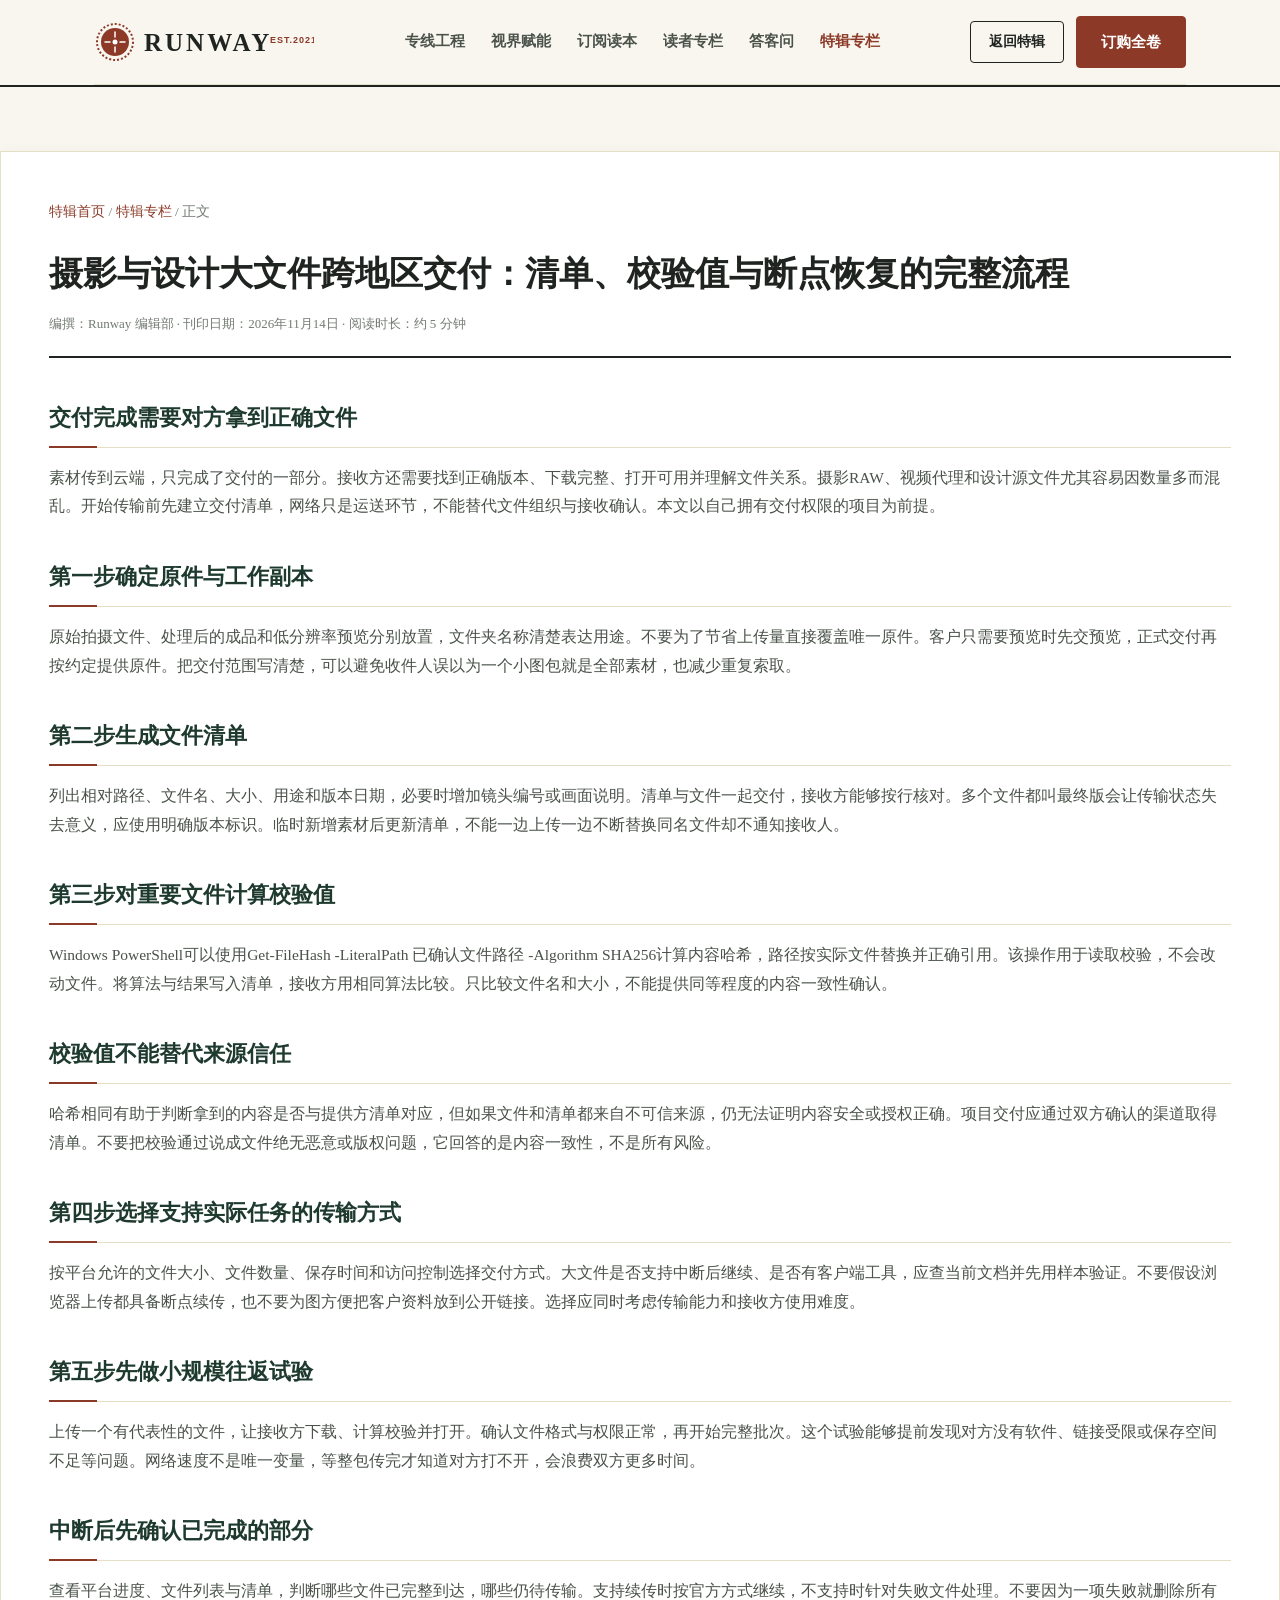
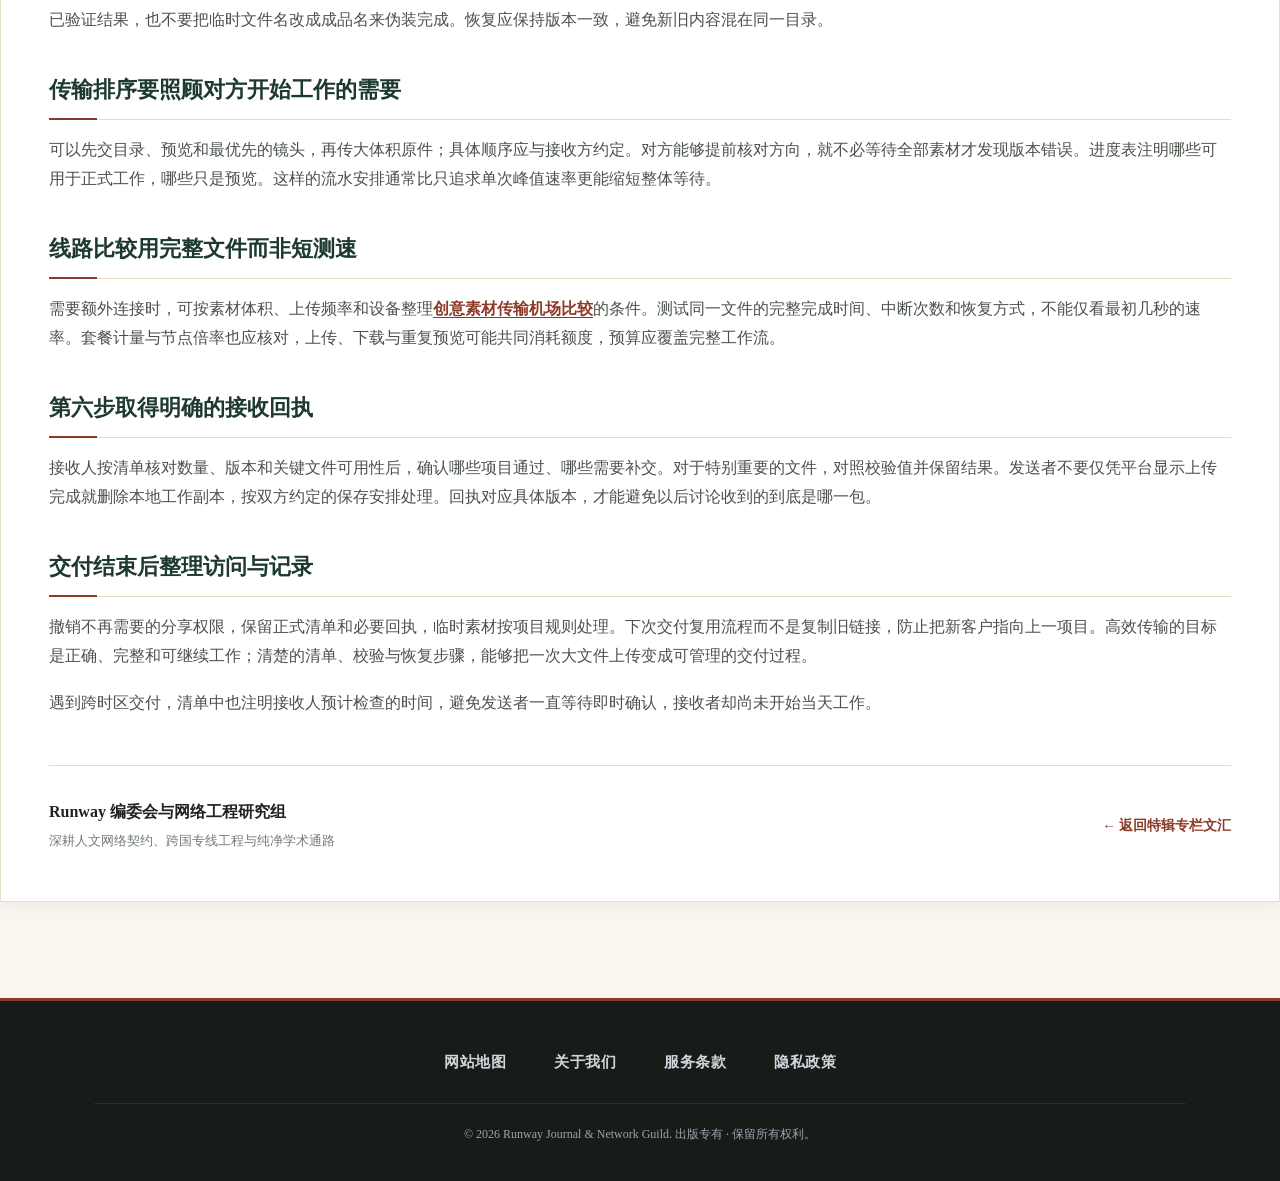
<file: creative-nomad-high-bandwidth-asset-pipeline.html>
<!DOCTYPE html>

<html lang="zh-CN">
<head>
<meta charset="utf-8"/>
<meta content="width=device-width, initial-scale=1.0" name="viewport"/>
<title>摄影与设计大文件跨地区交付：清单、校验值与断点恢复的完整流程</title>
<meta content="摄影与设计大文件跨地区交付：清单、校验值与断点恢复的完整流程，提供完整准备、操作核验和问题判断方法，让连接服务回到具体工作需求。" name="description"/>
<meta content="数字游民网络, 创意资产协同, RAW素材同步, 对称上行带宽, 跨国工作流, 专线加速服务, 独立设计师网络" name="keywords"/>
<link href="https://runwayvpn.sbs/creative-nomad-high-bandwidth-asset-pipeline.html" rel="canonical"/>
<meta content="article" property="og:type"/>
<meta content="Runway" property="og:site_name"/>
<meta content="摄影与设计大文件跨地区交付：清单、校验值与断点恢复的完整流程" property="og:title"/>
<meta content="摄影与设计大文件跨地区交付：清单、校验值与断点恢复的完整流程，提供完整准备、操作核验和问题判断方法，让连接服务回到具体工作需求。" property="og:description"/>
<meta content="https://runwayvpn.sbs/creative-nomad-high-bandwidth-asset-pipeline.html" property="og:url"/>
<meta content="https://runwayvpn.sbs/og-preview.jpg" property="og:image"/>
<script type="application/ld+json">{
  "@context": "https://schema.org",
  "@type": "BreadcrumbList",
  "itemListElement": [
    {
      "@type": "ListItem",
      "position": 1,
      "name": "Runway 特辑主页",
      "item": "https://runwayvpn.sbs/"
    },
    {
      "@type": "ListItem",
      "position": 2,
      "name": "特辑专栏",
      "item": "https://runwayvpn.sbs/chronicles.html"
    },
    {
      "@type": "ListItem",
      "position": 3,
      "name": "摄影与设计大文件跨地区交付：清单、校验值与断点恢复的完整流程",
      "item": "https://runwayvpn.sbs/creative-nomad-high-bandwidth-asset-pipeline.html"
    }
  ]
}</script>
<link href="style.css" rel="stylesheet"/>
</head>
<body>
<!-- 人文杂志报头 -->
<header class="editorial-masthead">
<div class="editorial-container">
<div class="masthead-topbar">
<a aria-label="Runway 首页" class="masthead-logo" href="index.html">
<svg fill="none" viewbox="0 0 220 42" xmlns="http://www.w3.org/2000/svg">
<circle cx="21" cy="21" r="18" stroke="#8C3A27" stroke-dasharray="2 2" stroke-width="2"></circle>
<circle cx="21" cy="21" fill="#8C3A27" r="14"></circle>
<path d="M21 11V16M21 26V31M11 21H16M26 21H31" stroke="#FFFFFF" stroke-linecap="round" stroke-width="1.5"></path>
<circle cx="21" cy="21" fill="#FFFFFF" r="2.5"></circle>
<text fill="#1F2421" font-family="Georgia, -apple-system, serif" font-size="25" font-weight="800" letter-spacing="3" x="50" y="30">RUNWAY</text>
<text fill="#8C3A27" font-family="-apple-system, sans-serif" font-size="9" font-weight="700" letter-spacing="1" x="176" y="22">EST.2021</text>
</svg>
</a>
<!-- 桌面端杂志排版导航菜单 -->
<nav aria-label="特辑篇章导航" class="editorial-nav">
<a href="index.html#chapter-one">专线工程</a>
<a href="index.html#chapter-two">视界赋能</a>
<a href="index.html#editions">订阅读本</a>
<a href="index.html#reviews">读者专栏</a>
<a href="index.html#inquiries">答客问</a>
<a href="chronicles.html" style="color: var(--terracotta);">特辑专栏</a>
</nav>
<div class="masthead-actions">
<a class="edit-btn edit-btn-outline" href="index.html">返回特辑</a>
<a class="edit-btn edit-btn-terracotta" href="https://ww012.twilightaff.com/#/?code=A56DH1Af" rel="nofollow" target="_blank">订购全卷</a>
</div>
<button aria-expanded="false" aria-label="切换导航菜单" class="editorial-menu-toggle" id="editorialMenuToggle">
<span></span><span></span><span></span>
</button>
</div>
<div class="editorial-mobile-panel" id="editorialMobilePanel">
<ul class="editorial-mobile-links">
<li><a href="index.html#chapter-one"><span>第一章：真正稳定的连接</span><small>§</small></a></li>
<li><a href="index.html#chapter-two"><span>第二章：无界视界与智能计算</span><small>§</small></a></li>
<li><a href="index.html#editions"><span>第三章：精选订阅读本方案</span><small>§</small></a></li>
<li><a href="index.html#reviews"><span>第四章：真实读者体验专栏</span><small>§</small></a></li>
<li><a href="index.html#inquiries"><span>第五章：读者来信与答客问</span><small>§</small></a></li>
<li><a href="chronicles.html"><span>特辑专栏深度文汇</span><small>§</small></a></li>
</ul>
<div class="editorial-mobile-actions">
<a class="edit-btn edit-btn-outline" href="index.html">返回特辑</a>
<a class="edit-btn edit-btn-terracotta" href="https://ww012.twilightaff.com/#/?code=A56DH1Af" rel="nofollow" target="_blank">订购全卷服务</a>
</div>
</div>
</div>
</header>
<main class="editorial-page-sheet">
<div class="container">
<div class="editorial-sheet-container">
<div style="font-size: 13.5px; color: var(--ink-muted); margin-bottom: 20px;">
<a href="index.html" style="color: var(--terracotta); text-decoration: none;">特辑首页</a> <span>/</span>
<a href="chronicles.html" style="color: var(--terracotta); text-decoration: none;">特辑专栏</a> <span>/</span>
<span>正文</span>
</div>
<div class="sheet-header-box">
<h1 class="sheet-title">摄影与设计大文件跨地区交付：清单、校验值与断点恢复的完整流程</h1>
<div class="sheet-meta">编撰：Runway 编辑部 · 刊印日期：2026年11月14日 · 阅读时长：约 5 分钟</div>
</div>
<div class="sheet-body"><div data-swc-article-body="2026-11-16"><h2>交付完成需要对方拿到正确文件</h2><p>素材传到云端，只完成了交付的一部分。接收方还需要找到正确版本、下载完整、打开可用并理解文件关系。摄影RAW、视频代理和设计源文件尤其容易因数量多而混乱。开始传输前先建立交付清单，网络只是运送环节，不能替代文件组织与接收确认。本文以自己拥有交付权限的项目为前提。</p><h2>第一步确定原件与工作副本</h2><p>原始拍摄文件、处理后的成品和低分辨率预览分别放置，文件夹名称清楚表达用途。不要为了节省上传量直接覆盖唯一原件。客户只需要预览时先交预览，正式交付再按约定提供原件。把交付范围写清楚，可以避免收件人误以为一个小图包就是全部素材，也减少重复索取。</p><h2>第二步生成文件清单</h2><p>列出相对路径、文件名、大小、用途和版本日期，必要时增加镜头编号或画面说明。清单与文件一起交付，接收方能够按行核对。多个文件都叫最终版会让传输状态失去意义，应使用明确版本标识。临时新增素材后更新清单，不能一边上传一边不断替换同名文件却不通知接收人。</p><h2>第三步对重要文件计算校验值</h2><p>Windows PowerShell可以使用Get-FileHash -LiteralPath 已确认文件路径 -Algorithm SHA256计算内容哈希，路径按实际文件替换并正确引用。该操作用于读取校验，不会改动文件。将算法与结果写入清单，接收方用相同算法比较。只比较文件名和大小，不能提供同等程度的内容一致性确认。</p><h2>校验值不能替代来源信任</h2><p>哈希相同有助于判断拿到的内容是否与提供方清单对应，但如果文件和清单都来自不可信来源，仍无法证明内容安全或授权正确。项目交付应通过双方确认的渠道取得清单。不要把校验通过说成文件绝无恶意或版权问题，它回答的是内容一致性，不是所有风险。</p><h2>第四步选择支持实际任务的传输方式</h2><p>按平台允许的文件大小、文件数量、保存时间和访问控制选择交付方式。大文件是否支持中断后继续、是否有客户端工具，应查当前文档并先用样本验证。不要假设浏览器上传都具备断点续传，也不要为图方便把客户资料放到公开链接。选择应同时考虑传输能力和接收方使用难度。</p><h2>第五步先做小规模往返试验</h2><p>上传一个有代表性的文件，让接收方下载、计算校验并打开。确认文件格式与权限正常，再开始完整批次。这个试验能够提前发现对方没有软件、链接受限或保存空间不足等问题。网络速度不是唯一变量，等整包传完才知道对方打不开，会浪费双方更多时间。</p><h2>中断后先确认已完成的部分</h2><p>查看平台进度、文件列表与清单，判断哪些文件已完整到达，哪些仍待传输。支持续传时按官方方式继续，不支持时针对失败文件处理。不要因为一项失败就删除所有已验证结果，也不要把临时文件名改成成品名来伪装完成。恢复应保持版本一致，避免新旧内容混在同一目录。</p><h2>传输排序要照顾对方开始工作的需要</h2><p>可以先交目录、预览和最优先的镜头，再传大体积原件；具体顺序应与接收方约定。对方能够提前核对方向，就不必等待全部素材才发现版本错误。进度表注明哪些可用于正式工作，哪些只是预览。这样的流水安排通常比只追求单次峰值速率更能缩短整体等待。</p><h2>线路比较用完整文件而非短测速</h2><p>需要额外连接时，可按素材体积、上传频率和设备整理<a href="https://dajichang.mom/">创意素材传输机场比较</a>的条件。测试同一文件的完整完成时间、中断次数和恢复方式，不能仅看最初几秒的速率。套餐计量与节点倍率也应核对，上传、下载与重复预览可能共同消耗额度，预算应覆盖完整工作流。</p><h2>第六步取得明确的接收回执</h2><p>接收人按清单核对数量、版本和关键文件可用性后，确认哪些项目通过、哪些需要补交。对于特别重要的文件，对照校验值并保留结果。发送者不要仅凭平台显示上传完成就删除本地工作副本，按双方约定的保存安排处理。回执对应具体版本，才能避免以后讨论收到的到底是哪一包。</p><h2>交付结束后整理访问与记录</h2><p>撤销不再需要的分享权限，保留正式清单和必要回执，临时素材按项目规则处理。下次交付复用流程而不是复制旧链接，防止把新客户指向上一项目。高效传输的目标是正确、完整和可继续工作；清楚的清单、校验与恢复步骤，能够把一次大文件上传变成可管理的交付过程。</p><p>遇到跨时区交付，清单中也注明接收人预计检查的时间，避免发送者一直等待即时确认，接收者却尚未开始当天工作。</p></div></div>
<div class="editorial-author-colophon">
<div>
<strong>Runway 编委会与网络工程研究组</strong>
<p style="font-size: 13px; color: var(--ink-muted); margin: 4px 0 0;">深耕人文网络契约、跨国专线工程与纯净学术通路</p>
</div>
<a class="chronicle-read-link" href="chronicles.html">← 返回特辑专栏文汇</a>
</div>
</div>
</div>
</main>
<footer class="editorial-colophon">
<div class="editorial-container">
<nav class="colophon-index-nav">
<a href="sitemap.html">网站地图</a>
<a href="about.html">关于我们</a>
<a href="terms.html">服务条款</a>
<a href="privacy.html">隐私政策</a>
</nav>
<div class="colophon-imprint">
        © 2026 Runway Journal &amp; Network Guild. 出版专有 · 保留所有权利。
      </div>
</div>
</footer>
<script>
    document.addEventListener('DOMContentLoaded', function() {
      var toggle = document.getElementById('editorialMenuToggle');
      var panel = document.getElementById('editorialMobilePanel');
      if (toggle && panel) {
        toggle.addEventListener('click', function(e) {
          e.stopPropagation();
          var isOpen = panel.classList.contains('is-open');
          toggle.classList.toggle('active', !isOpen);
          panel.classList.toggle('is-open', !isOpen);
          toggle.setAttribute('aria-expanded', !isOpen);
        });
        panel.querySelectorAll('a').forEach(function(link) {
          link.addEventListener('click', function() {
            toggle.classList.remove('active');
            panel.classList.remove('is-open');
            toggle.setAttribute('aria-expanded', 'false');
          });
        });
        document.addEventListener('click', function(e) {
          if (!panel.contains(e.target) && !toggle.contains(e.target)) {
            toggle.classList.remove('active');
            panel.classList.remove('is-open');
            toggle.setAttribute('aria-expanded', 'false');
          }
        });
      }
    });
  </script>
</body>
</html>
</file>
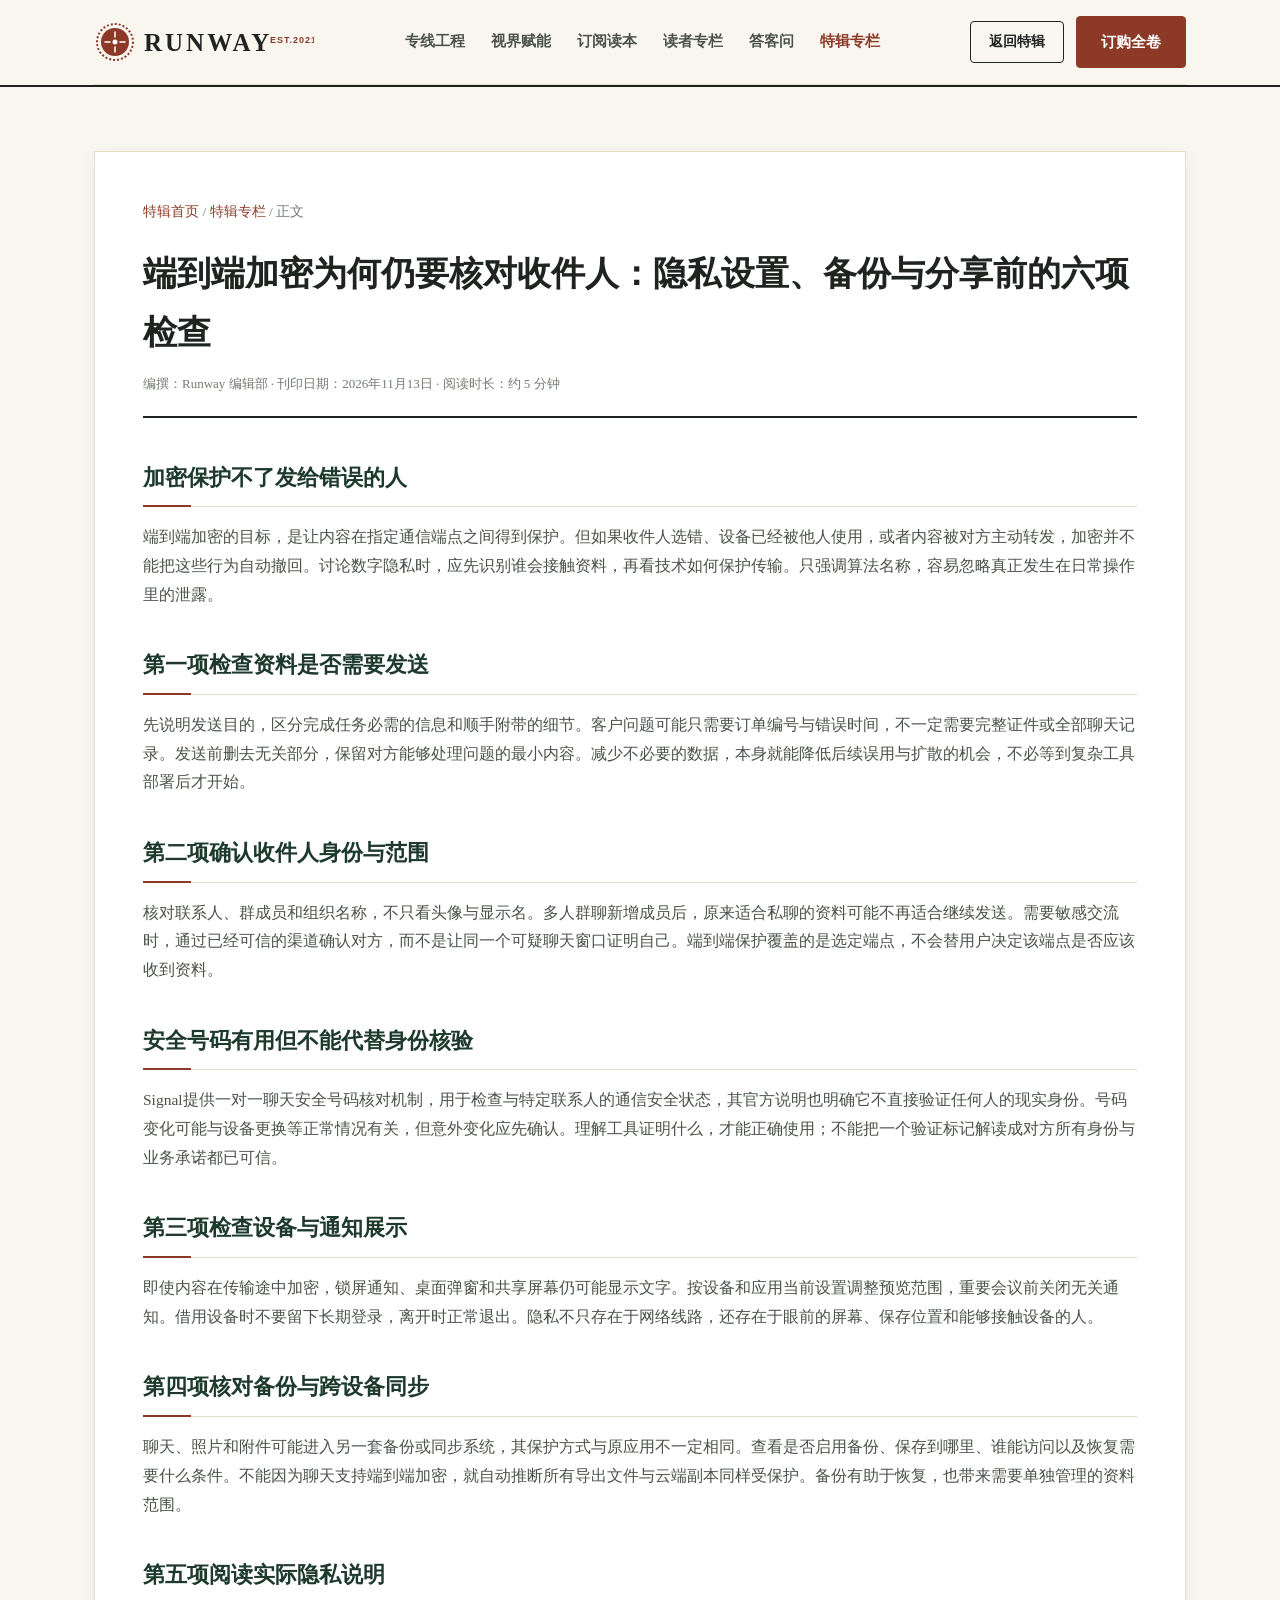
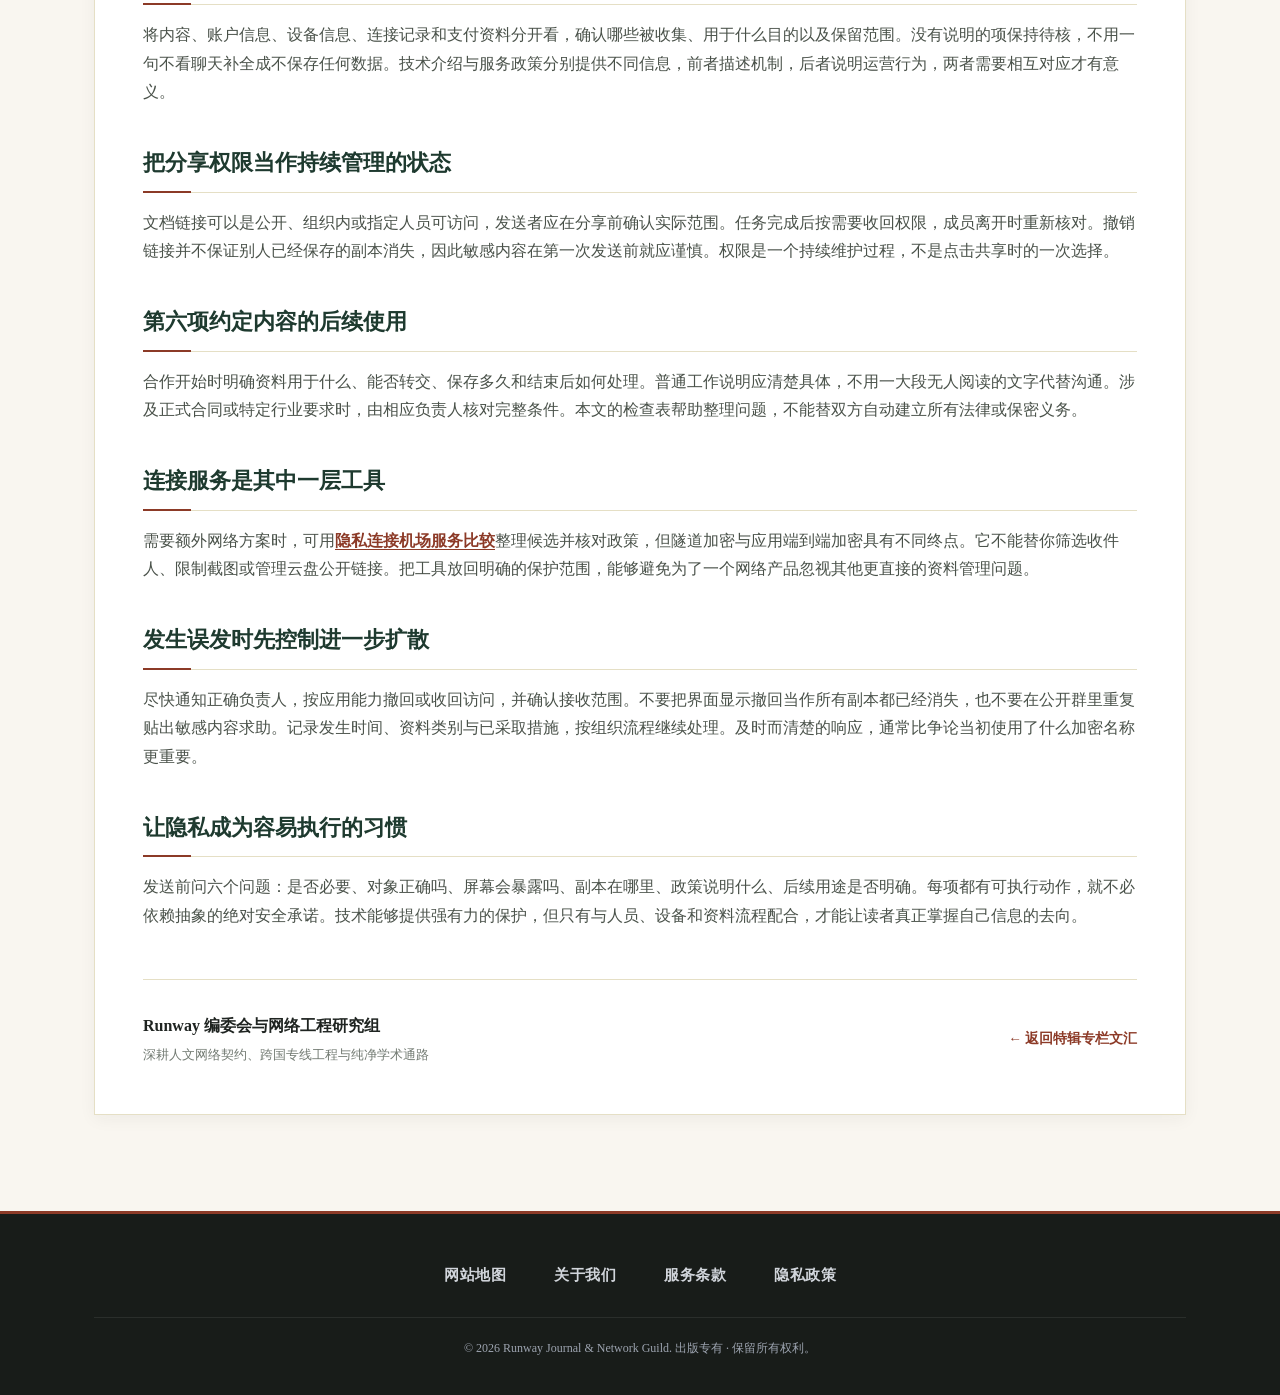
<file: digital-sovereignty-privacy-contract-ethics.html>
<!DOCTYPE html>

<html lang="zh-CN">
<head>
<meta charset="utf-8"/>
<meta content="width=device-width, initial-scale=1.0" name="viewport"/>
<title>端到端加密为何仍要核对收件人：隐私设置、备份与分享前的六项检查</title>
<meta content="端到端加密为何仍要核对收件人：隐私设置、备份与分享前的六项检查，提供完整准备、操作核验和问题判断方法，让连接服务回到具体工作需求。" name="description"/>
<meta content="数字主权, 隐私伦理, 端到端加密, 零知识架构, 数据自由, 科学上网, 梯子选型" name="keywords"/>
<link href="https://runwayvpn.sbs/digital-sovereignty-privacy-contract-ethics.html" rel="canonical"/>
<meta content="article" property="og:type"/>
<meta content="Runway" property="og:site_name"/>
<meta content="端到端加密为何仍要核对收件人：隐私设置、备份与分享前的六项检查" property="og:title"/>
<meta content="端到端加密为何仍要核对收件人：隐私设置、备份与分享前的六项检查，提供完整准备、操作核验和问题判断方法，让连接服务回到具体工作需求。" property="og:description"/>
<meta content="https://runwayvpn.sbs/digital-sovereignty-privacy-contract-ethics.html" property="og:url"/>
<meta content="https://runwayvpn.sbs/og-preview.jpg" property="og:image"/>
<script type="application/ld+json">{
  "@context": "https://schema.org",
  "@type": "BreadcrumbList",
  "itemListElement": [
    {
      "@type": "ListItem",
      "position": 1,
      "name": "Runway 特辑主页",
      "item": "https://runwayvpn.sbs/"
    },
    {
      "@type": "ListItem",
      "position": 2,
      "name": "特辑专栏",
      "item": "https://runwayvpn.sbs/chronicles.html"
    },
    {
      "@type": "ListItem",
      "position": 3,
      "name": "端到端加密为何仍要核对收件人：隐私设置、备份与分享前的六项检查",
      "item": "https://runwayvpn.sbs/digital-sovereignty-privacy-contract-ethics.html"
    }
  ]
}</script>
<link href="style.css" rel="stylesheet"/>
</head>
<body>
<!-- 人文杂志报头 -->
<header class="editorial-masthead">
<div class="editorial-container">
<div class="masthead-topbar">
<a aria-label="Runway 首页" class="masthead-logo" href="index.html">
<svg fill="none" viewbox="0 0 220 42" xmlns="http://www.w3.org/2000/svg">
<circle cx="21" cy="21" r="18" stroke="#8C3A27" stroke-dasharray="2 2" stroke-width="2"></circle>
<circle cx="21" cy="21" fill="#8C3A27" r="14"></circle>
<path d="M21 11V16M21 26V31M11 21H16M26 21H31" stroke="#FFFFFF" stroke-linecap="round" stroke-width="1.5"></path>
<circle cx="21" cy="21" fill="#FFFFFF" r="2.5"></circle>
<text fill="#1F2421" font-family="Georgia, -apple-system, serif" font-size="25" font-weight="800" letter-spacing="3" x="50" y="30">RUNWAY</text>
<text fill="#8C3A27" font-family="-apple-system, sans-serif" font-size="9" font-weight="700" letter-spacing="1" x="176" y="22">EST.2021</text>
</svg>
</a>
<!-- 桌面端杂志排版导航菜单 -->
<nav aria-label="特辑篇章导航" class="editorial-nav">
<a href="index.html#chapter-one">专线工程</a>
<a href="index.html#chapter-two">视界赋能</a>
<a href="index.html#editions">订阅读本</a>
<a href="index.html#reviews">读者专栏</a>
<a href="index.html#inquiries">答客问</a>
<a href="chronicles.html" style="color: var(--terracotta);">特辑专栏</a>
</nav>
<div class="masthead-actions">
<a class="edit-btn edit-btn-outline" href="index.html">返回特辑</a>
<a class="edit-btn edit-btn-terracotta" href="https://ww012.twilightaff.com/#/?code=A56DH1Af" rel="nofollow" target="_blank">订购全卷</a>
</div>
<button aria-expanded="false" aria-label="切换导航菜单" class="editorial-menu-toggle" id="editorialMenuToggle">
<span></span><span></span><span></span>
</button>
</div>
<div class="editorial-mobile-panel" id="editorialMobilePanel">
<ul class="editorial-mobile-links">
<li><a href="index.html#chapter-one"><span>第一章：真正稳定的连接</span><small>§</small></a></li>
<li><a href="index.html#chapter-two"><span>第二章：无界视界与智能计算</span><small>§</small></a></li>
<li><a href="index.html#editions"><span>第三章：精选订阅读本方案</span><small>§</small></a></li>
<li><a href="index.html#reviews"><span>第四章：真实读者体验专栏</span><small>§</small></a></li>
<li><a href="index.html#inquiries"><span>第五章：读者来信与答客问</span><small>§</small></a></li>
<li><a href="chronicles.html"><span>特辑专栏深度文汇</span><small>§</small></a></li>
</ul>
<div class="editorial-mobile-actions">
<a class="edit-btn edit-btn-outline" href="index.html">返回特辑</a>
<a class="edit-btn edit-btn-terracotta" href="https://ww012.twilightaff.com/#/?code=A56DH1Af" rel="nofollow" target="_blank">订购全卷服务</a>
</div>
</div>
</div>
</header>
<main class="editorial-page-sheet">
<div class="editorial-container">
<div class="editorial-sheet-container">
<div style="font-size: 13.5px; color: var(--ink-muted); margin-bottom: 20px;">
<a href="index.html" style="color: var(--terracotta); text-decoration: none;">特辑首页</a> <span>/</span>
<a href="chronicles.html" style="color: var(--terracotta); text-decoration: none;">特辑专栏</a> <span>/</span>
<span>正文</span>
</div>
<div class="sheet-header-box">
<h1 class="sheet-title">端到端加密为何仍要核对收件人：隐私设置、备份与分享前的六项检查</h1>
<div class="sheet-meta">编撰：Runway 编辑部 · 刊印日期：2026年11月13日 · 阅读时长：约 5 分钟</div>
</div>
<div class="sheet-body"><div data-swc-article-body="2026-11-16"><h2>加密保护不了发给错误的人</h2><p>端到端加密的目标，是让内容在指定通信端点之间得到保护。但如果收件人选错、设备已经被他人使用，或者内容被对方主动转发，加密并不能把这些行为自动撤回。讨论数字隐私时，应先识别谁会接触资料，再看技术如何保护传输。只强调算法名称，容易忽略真正发生在日常操作里的泄露。</p><h2>第一项检查资料是否需要发送</h2><p>先说明发送目的，区分完成任务必需的信息和顺手附带的细节。客户问题可能只需要订单编号与错误时间，不一定需要完整证件或全部聊天记录。发送前删去无关部分，保留对方能够处理问题的最小内容。减少不必要的数据，本身就能降低后续误用与扩散的机会，不必等到复杂工具部署后才开始。</p><h2>第二项确认收件人身份与范围</h2><p>核对联系人、群成员和组织名称，不只看头像与显示名。多人群聊新增成员后，原来适合私聊的资料可能不再适合继续发送。需要敏感交流时，通过已经可信的渠道确认对方，而不是让同一个可疑聊天窗口证明自己。端到端保护覆盖的是选定端点，不会替用户决定该端点是否应该收到资料。</p><h2>安全号码有用但不能代替身份核验</h2><p>Signal提供一对一聊天安全号码核对机制，用于检查与特定联系人的通信安全状态，其官方说明也明确它不直接验证任何人的现实身份。号码变化可能与设备更换等正常情况有关，但意外变化应先确认。理解工具证明什么，才能正确使用；不能把一个验证标记解读成对方所有身份与业务承诺都已可信。</p><h2>第三项检查设备与通知展示</h2><p>即使内容在传输途中加密，锁屏通知、桌面弹窗和共享屏幕仍可能显示文字。按设备和应用当前设置调整预览范围，重要会议前关闭无关通知。借用设备时不要留下长期登录，离开时正常退出。隐私不只存在于网络线路，还存在于眼前的屏幕、保存位置和能够接触设备的人。</p><h2>第四项核对备份与跨设备同步</h2><p>聊天、照片和附件可能进入另一套备份或同步系统，其保护方式与原应用不一定相同。查看是否启用备份、保存到哪里、谁能访问以及恢复需要什么条件。不能因为聊天支持端到端加密，就自动推断所有导出文件与云端副本同样受保护。备份有助于恢复，也带来需要单独管理的资料范围。</p><h2>第五项阅读实际隐私说明</h2><p>将内容、账户信息、设备信息、连接记录和支付资料分开看，确认哪些被收集、用于什么目的以及保留范围。没有说明的项保持待核，不用一句不看聊天补全成不保存任何数据。技术介绍与服务政策分别提供不同信息，前者描述机制，后者说明运营行为，两者需要相互对应才有意义。</p><h2>把分享权限当作持续管理的状态</h2><p>文档链接可以是公开、组织内或指定人员可访问，发送者应在分享前确认实际范围。任务完成后按需要收回权限，成员离开时重新核对。撤销链接并不保证别人已经保存的副本消失，因此敏感内容在第一次发送前就应谨慎。权限是一个持续维护过程，不是点击共享时的一次选择。</p><h2>第六项约定内容的后续使用</h2><p>合作开始时明确资料用于什么、能否转交、保存多久和结束后如何处理。普通工作说明应清楚具体，不用一大段无人阅读的文字代替沟通。涉及正式合同或特定行业要求时，由相应负责人核对完整条件。本文的检查表帮助整理问题，不能替双方自动建立所有法律或保密义务。</p><h2>连接服务是其中一层工具</h2><p>需要额外网络方案时，可用<a href="https://dajichang.mom/">隐私连接机场服务比较</a>整理候选并核对政策，但隧道加密与应用端到端加密具有不同终点。它不能替你筛选收件人、限制截图或管理云盘公开链接。把工具放回明确的保护范围，能够避免为了一个网络产品忽视其他更直接的资料管理问题。</p><h2>发生误发时先控制进一步扩散</h2><p>尽快通知正确负责人，按应用能力撤回或收回访问，并确认接收范围。不要把界面显示撤回当作所有副本都已经消失，也不要在公开群里重复贴出敏感内容求助。记录发生时间、资料类别与已采取措施，按组织流程继续处理。及时而清楚的响应，通常比争论当初使用了什么加密名称更重要。</p><h2>让隐私成为容易执行的习惯</h2><p>发送前问六个问题：是否必要、对象正确吗、屏幕会暴露吗、副本在哪里、政策说明什么、后续用途是否明确。每项都有可执行动作，就不必依赖抽象的绝对安全承诺。技术能够提供强有力的保护，但只有与人员、设备和资料流程配合，才能让读者真正掌握自己信息的去向。</p></div></div>
<div class="editorial-author-colophon">
<div>
<strong>Runway 编委会与网络工程研究组</strong>
<p style="font-size: 13px; color: var(--ink-muted); margin: 4px 0 0;">深耕人文网络契约、跨国专线工程与纯净学术通路</p>
</div>
<a class="chronicle-read-link" href="chronicles.html">← 返回特辑专栏文汇</a>
</div>
</div>
</div>
</main>
<footer class="editorial-colophon">
<div class="editorial-container">
<nav class="colophon-index-nav">
<a href="sitemap.html">网站地图</a>
<a href="about.html">关于我们</a>
<a href="terms.html">服务条款</a>
<a href="privacy.html">隐私政策</a>
</nav>
<div class="colophon-imprint">
        © 2026 Runway Journal &amp; Network Guild. 出版专有 · 保留所有权利。
      </div>
</div>
</footer>
<script>
    document.addEventListener('DOMContentLoaded', function() {
      var toggle = document.getElementById('editorialMenuToggle');
      var panel = document.getElementById('editorialMobilePanel');
      if (toggle && panel) {
        toggle.addEventListener('click', function(e) {
          e.stopPropagation();
          var isOpen = panel.classList.contains('is-open');
          toggle.classList.toggle('active', !isOpen);
          panel.classList.toggle('is-open', !isOpen);
          toggle.setAttribute('aria-expanded', !isOpen);
        });
        panel.querySelectorAll('a').forEach(function(link) {
          link.addEventListener('click', function() {
            toggle.classList.remove('active');
            panel.classList.remove('is-open');
            toggle.setAttribute('aria-expanded', 'false');
          });
        });
        document.addEventListener('click', function(e) {
          if (!panel.contains(e.target) && !toggle.contains(e.target)) {
            toggle.classList.remove('active');
            panel.classList.remove('is-open');
            toggle.setAttribute('aria-expanded', 'false');
          }
        });
      }
    });
  </script>
</body>
</html>
</file>
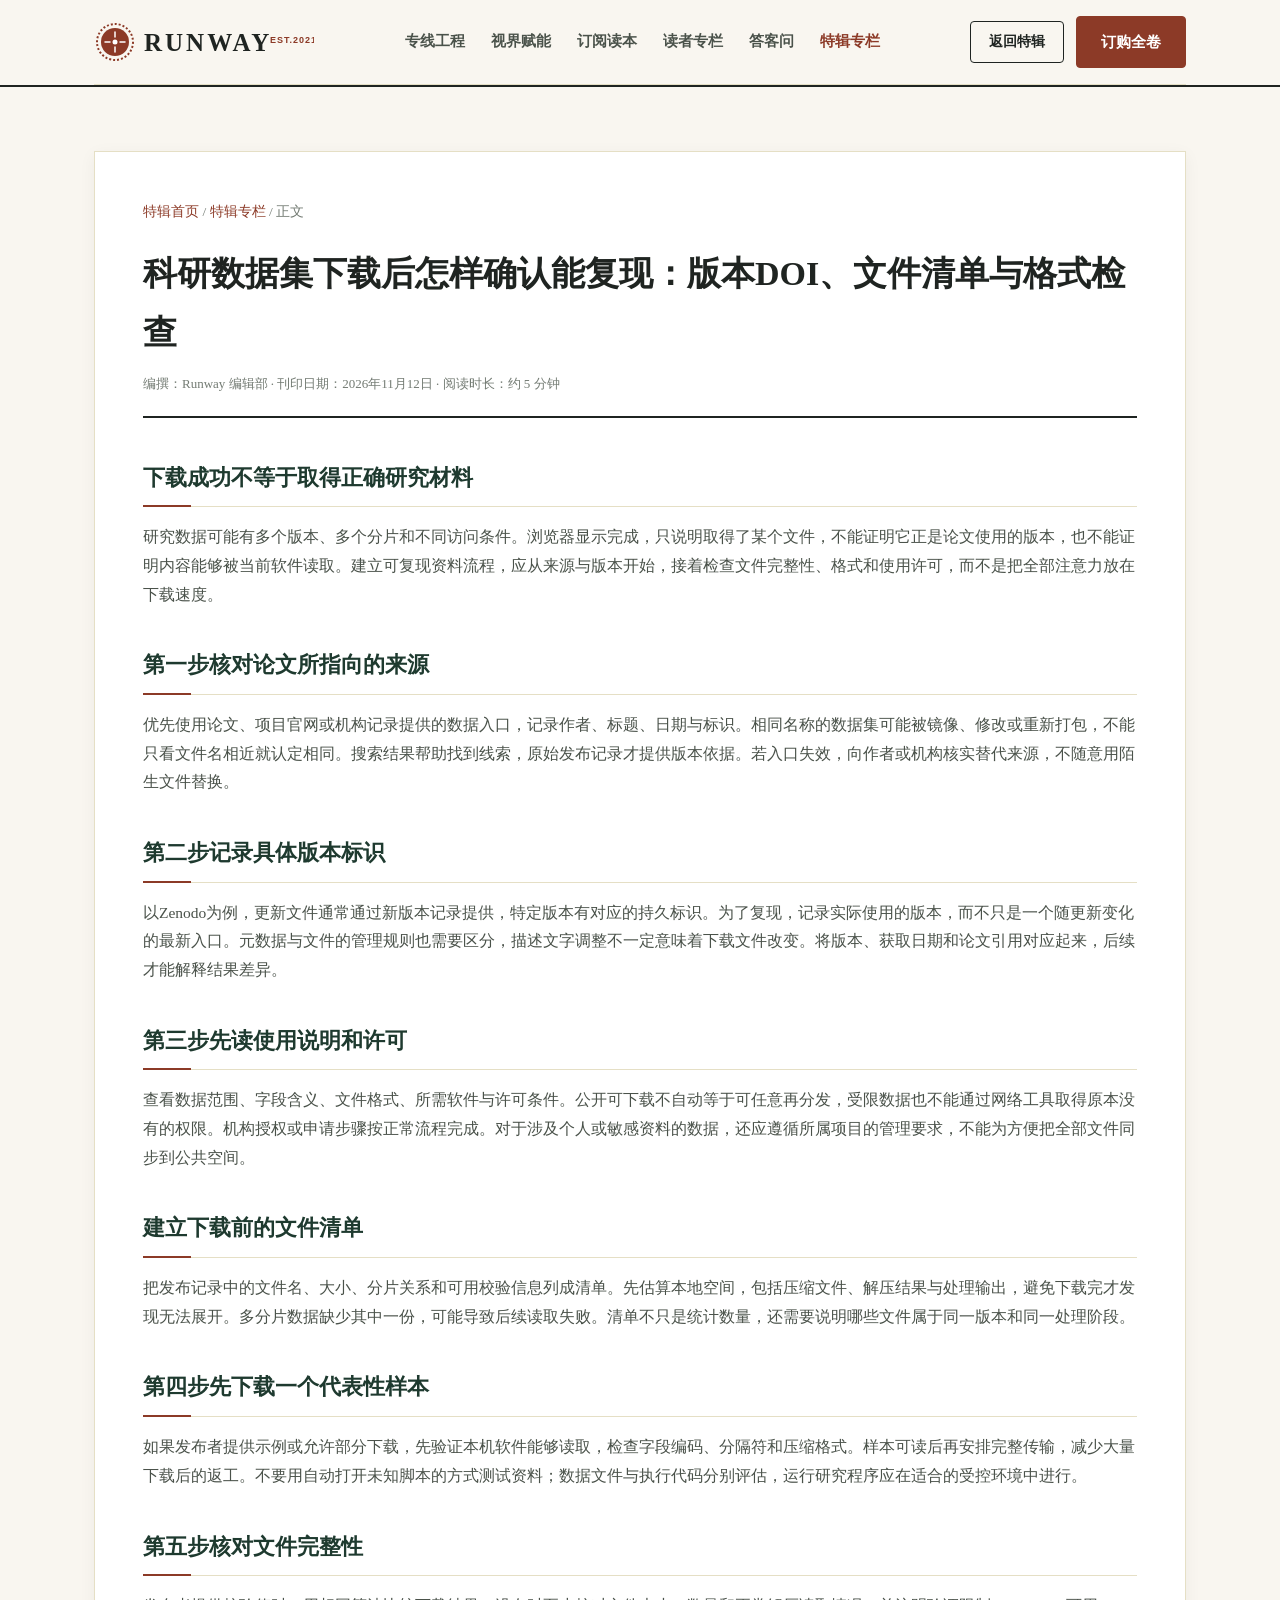
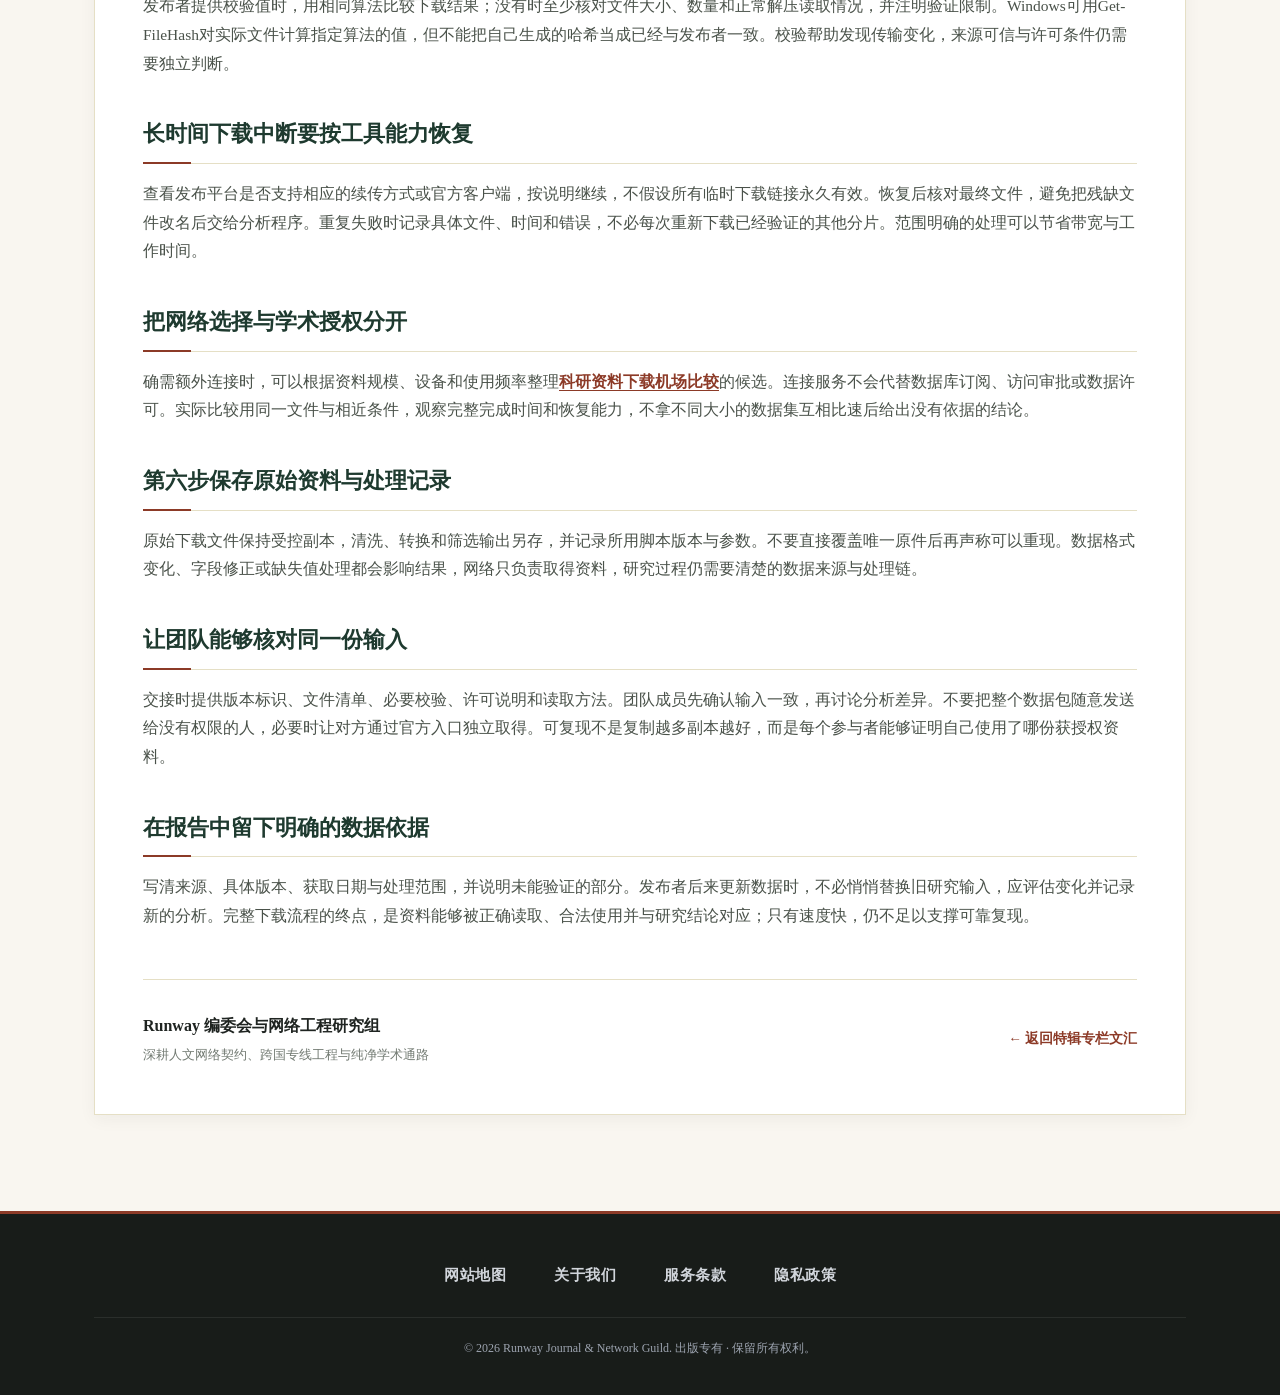
<file: global-academic-scholar-research-access.html>
<!DOCTYPE html>

<html lang="zh-CN">
<head>
<meta charset="utf-8"/>
<meta content="width=device-width, initial-scale=1.0" name="viewport"/>
<title>科研数据集下载后怎样确认能复现：版本DOI、文件清单与格式检查</title>
<meta content="科研数据集下载后怎样确认能复现：版本DOI、文件清单与格式检查，提供完整准备、操作核验和问题判断方法，让连接服务回到具体工作需求。" name="description"/>
<meta content="学术文献访问, 数字图书馆, Nature期刊, 论文检索, IP风控阻断, 专线加速服务, 学术加速专线" name="keywords"/>
<link href="https://runwayvpn.sbs/global-academic-scholar-research-access.html" rel="canonical"/>
<meta content="article" property="og:type"/>
<meta content="Runway" property="og:site_name"/>
<meta content="科研数据集下载后怎样确认能复现：版本DOI、文件清单与格式检查" property="og:title"/>
<meta content="科研数据集下载后怎样确认能复现：版本DOI、文件清单与格式检查，提供完整准备、操作核验和问题判断方法，让连接服务回到具体工作需求。" property="og:description"/>
<meta content="https://runwayvpn.sbs/global-academic-scholar-research-access.html" property="og:url"/>
<meta content="https://runwayvpn.sbs/og-preview.jpg" property="og:image"/>
<script type="application/ld+json">{
  "@context": "https://schema.org",
  "@type": "BreadcrumbList",
  "itemListElement": [
    {
      "@type": "ListItem",
      "position": 1,
      "name": "Runway 特辑主页",
      "item": "https://runwayvpn.sbs/"
    },
    {
      "@type": "ListItem",
      "position": 2,
      "name": "特辑专栏",
      "item": "https://runwayvpn.sbs/chronicles.html"
    },
    {
      "@type": "ListItem",
      "position": 3,
      "name": "科研数据集下载后怎样确认能复现：版本DOI、文件清单与格式检查",
      "item": "https://runwayvpn.sbs/global-academic-scholar-research-access.html"
    }
  ]
}</script>
<link href="style.css" rel="stylesheet"/>
</head>
<body>
<!-- 人文杂志报头 -->
<header class="editorial-masthead">
<div class="editorial-container">
<div class="masthead-topbar">
<a aria-label="Runway 首页" class="masthead-logo" href="index.html">
<svg fill="none" viewbox="0 0 220 42" xmlns="http://www.w3.org/2000/svg">
<circle cx="21" cy="21" r="18" stroke="#8C3A27" stroke-dasharray="2 2" stroke-width="2"></circle>
<circle cx="21" cy="21" fill="#8C3A27" r="14"></circle>
<path d="M21 11V16M21 26V31M11 21H16M26 21H31" stroke="#FFFFFF" stroke-linecap="round" stroke-width="1.5"></path>
<circle cx="21" cy="21" fill="#FFFFFF" r="2.5"></circle>
<text fill="#1F2421" font-family="Georgia, -apple-system, serif" font-size="25" font-weight="800" letter-spacing="3" x="50" y="30">RUNWAY</text>
<text fill="#8C3A27" font-family="-apple-system, sans-serif" font-size="9" font-weight="700" letter-spacing="1" x="176" y="22">EST.2021</text>
</svg>
</a>
<!-- 桌面端杂志排版导航菜单 -->
<nav aria-label="特辑篇章导航" class="editorial-nav">
<a href="index.html#chapter-one">专线工程</a>
<a href="index.html#chapter-two">视界赋能</a>
<a href="index.html#editions">订阅读本</a>
<a href="index.html#reviews">读者专栏</a>
<a href="index.html#inquiries">答客问</a>
<a href="chronicles.html" style="color: var(--terracotta);">特辑专栏</a>
</nav>
<div class="masthead-actions">
<a class="edit-btn edit-btn-outline" href="index.html">返回特辑</a>
<a class="edit-btn edit-btn-terracotta" href="https://ww012.twilightaff.com/#/?code=A56DH1Af" rel="nofollow" target="_blank">订购全卷</a>
</div>
<button aria-expanded="false" aria-label="切换导航菜单" class="editorial-menu-toggle" id="editorialMenuToggle">
<span></span><span></span><span></span>
</button>
</div>
<div class="editorial-mobile-panel" id="editorialMobilePanel">
<ul class="editorial-mobile-links">
<li><a href="index.html#chapter-one"><span>第一章：真正稳定的连接</span><small>§</small></a></li>
<li><a href="index.html#chapter-two"><span>第二章：无界视界与智能计算</span><small>§</small></a></li>
<li><a href="index.html#editions"><span>第三章：精选订阅读本方案</span><small>§</small></a></li>
<li><a href="index.html#reviews"><span>第四章：真实读者体验专栏</span><small>§</small></a></li>
<li><a href="index.html#inquiries"><span>第五章：读者来信与答客问</span><small>§</small></a></li>
<li><a href="chronicles.html"><span>特辑专栏深度文汇</span><small>§</small></a></li>
</ul>
<div class="editorial-mobile-actions">
<a class="edit-btn edit-btn-outline" href="index.html">返回特辑</a>
<a class="edit-btn edit-btn-terracotta" href="https://ww012.twilightaff.com/#/?code=A56DH1Af" rel="nofollow" target="_blank">订购全卷服务</a>
</div>
</div>
</div>
</header>
<main class="editorial-page-sheet">
<div class="editorial-container">
<div class="editorial-sheet-container">
<div style="font-size: 13.5px; color: var(--ink-muted); margin-bottom: 20px;">
<a href="index.html" style="color: var(--terracotta); text-decoration: none;">特辑首页</a> <span>/</span>
<a href="chronicles.html" style="color: var(--terracotta); text-decoration: none;">特辑专栏</a> <span>/</span>
<span>正文</span>
</div>
<div class="sheet-header-box">
<h1 class="sheet-title">科研数据集下载后怎样确认能复现：版本DOI、文件清单与格式检查</h1>
<div class="sheet-meta">编撰：Runway 编辑部 · 刊印日期：2026年11月12日 · 阅读时长：约 5 分钟</div>
</div>
<div class="sheet-body"><div data-swc-article-body="2026-11-16"><h2>下载成功不等于取得正确研究材料</h2><p>研究数据可能有多个版本、多个分片和不同访问条件。浏览器显示完成，只说明取得了某个文件，不能证明它正是论文使用的版本，也不能证明内容能够被当前软件读取。建立可复现资料流程，应从来源与版本开始，接着检查文件完整性、格式和使用许可，而不是把全部注意力放在下载速度。</p><h2>第一步核对论文所指向的来源</h2><p>优先使用论文、项目官网或机构记录提供的数据入口，记录作者、标题、日期与标识。相同名称的数据集可能被镜像、修改或重新打包，不能只看文件名相近就认定相同。搜索结果帮助找到线索，原始发布记录才提供版本依据。若入口失效，向作者或机构核实替代来源，不随意用陌生文件替换。</p><h2>第二步记录具体版本标识</h2><p>以Zenodo为例，更新文件通常通过新版本记录提供，特定版本有对应的持久标识。为了复现，记录实际使用的版本，而不只是一个随更新变化的最新入口。元数据与文件的管理规则也需要区分，描述文字调整不一定意味着下载文件改变。将版本、获取日期和论文引用对应起来，后续才能解释结果差异。</p><h2>第三步先读使用说明和许可</h2><p>查看数据范围、字段含义、文件格式、所需软件与许可条件。公开可下载不自动等于可任意再分发，受限数据也不能通过网络工具取得原本没有的权限。机构授权或申请步骤按正常流程完成。对于涉及个人或敏感资料的数据，还应遵循所属项目的管理要求，不能为方便把全部文件同步到公共空间。</p><h2>建立下载前的文件清单</h2><p>把发布记录中的文件名、大小、分片关系和可用校验信息列成清单。先估算本地空间，包括压缩文件、解压结果与处理输出，避免下载完才发现无法展开。多分片数据缺少其中一份，可能导致后续读取失败。清单不只是统计数量，还需要说明哪些文件属于同一版本和同一处理阶段。</p><h2>第四步先下载一个代表性样本</h2><p>如果发布者提供示例或允许部分下载，先验证本机软件能够读取，检查字段编码、分隔符和压缩格式。样本可读后再安排完整传输，减少大量下载后的返工。不要用自动打开未知脚本的方式测试资料；数据文件与执行代码分别评估，运行研究程序应在适合的受控环境中进行。</p><h2>第五步核对文件完整性</h2><p>发布者提供校验值时，用相同算法比较下载结果；没有时至少核对文件大小、数量和正常解压读取情况，并注明验证限制。Windows可用Get-FileHash对实际文件计算指定算法的值，但不能把自己生成的哈希当成已经与发布者一致。校验帮助发现传输变化，来源可信与许可条件仍需要独立判断。</p><h2>长时间下载中断要按工具能力恢复</h2><p>查看发布平台是否支持相应的续传方式或官方客户端，按说明继续，不假设所有临时下载链接永久有效。恢复后核对最终文件，避免把残缺文件改名后交给分析程序。重复失败时记录具体文件、时间和错误，不必每次重新下载已经验证的其他分片。范围明确的处理可以节省带宽与工作时间。</p><h2>把网络选择与学术授权分开</h2><p>确需额外连接时，可以根据资料规模、设备和使用频率整理<a href="https://dajichang.mom/">科研资料下载机场比较</a>的候选。连接服务不会代替数据库订阅、访问审批或数据许可。实际比较用同一文件与相近条件，观察完整完成时间和恢复能力，不拿不同大小的数据集互相比速后给出没有依据的结论。</p><h2>第六步保存原始资料与处理记录</h2><p>原始下载文件保持受控副本，清洗、转换和筛选输出另存，并记录所用脚本版本与参数。不要直接覆盖唯一原件后再声称可以重现。数据格式变化、字段修正或缺失值处理都会影响结果，网络只负责取得资料，研究过程仍需要清楚的数据来源与处理链。</p><h2>让团队能够核对同一份输入</h2><p>交接时提供版本标识、文件清单、必要校验、许可说明和读取方法。团队成员先确认输入一致，再讨论分析差异。不要把整个数据包随意发送给没有权限的人，必要时让对方通过官方入口独立取得。可复现不是复制越多副本越好，而是每个参与者能够证明自己使用了哪份获授权资料。</p><h2>在报告中留下明确的数据依据</h2><p>写清来源、具体版本、获取日期与处理范围，并说明未能验证的部分。发布者后来更新数据时，不必悄悄替换旧研究输入，应评估变化并记录新的分析。完整下载流程的终点，是资料能够被正确读取、合法使用并与研究结论对应；只有速度快，仍不足以支撑可靠复现。</p></div></div>
<div class="editorial-author-colophon">
<div>
<strong>Runway 编委会与网络工程研究组</strong>
<p style="font-size: 13px; color: var(--ink-muted); margin: 4px 0 0;">深耕人文网络契约、跨国专线工程与纯净学术通路</p>
</div>
<a class="chronicle-read-link" href="chronicles.html">← 返回特辑专栏文汇</a>
</div>
</div>
</div>
</main>
<footer class="editorial-colophon">
<div class="editorial-container">
<nav class="colophon-index-nav">
<a href="sitemap.html">网站地图</a>
<a href="about.html">关于我们</a>
<a href="terms.html">服务条款</a>
<a href="privacy.html">隐私政策</a>
</nav>
<div class="colophon-imprint">
        © 2026 Runway Journal &amp; Network Guild. 出版专有 · 保留所有权利。
      </div>
</div>
</footer>
<script>
    document.addEventListener('DOMContentLoaded', function() {
      var toggle = document.getElementById('editorialMenuToggle');
      var panel = document.getElementById('editorialMobilePanel');
      if (toggle && panel) {
        toggle.addEventListener('click', function(e) {
          e.stopPropagation();
          var isOpen = panel.classList.contains('is-open');
          toggle.classList.toggle('active', !isOpen);
          panel.classList.toggle('is-open', !isOpen);
          toggle.setAttribute('aria-expanded', !isOpen);
        });
        panel.querySelectorAll('a').forEach(function(link) {
          link.addEventListener('click', function() {
            toggle.classList.remove('active');
            panel.classList.remove('is-open');
            toggle.setAttribute('aria-expanded', 'false');
          });
        });
        document.addEventListener('click', function(e) {
          if (!panel.contains(e.target) && !toggle.contains(e.target)) {
            toggle.classList.remove('active');
            panel.classList.remove('is-open');
            toggle.setAttribute('aria-expanded', 'false');
          }
        });
      }
    });
  </script>
</body>
</html>
</file>
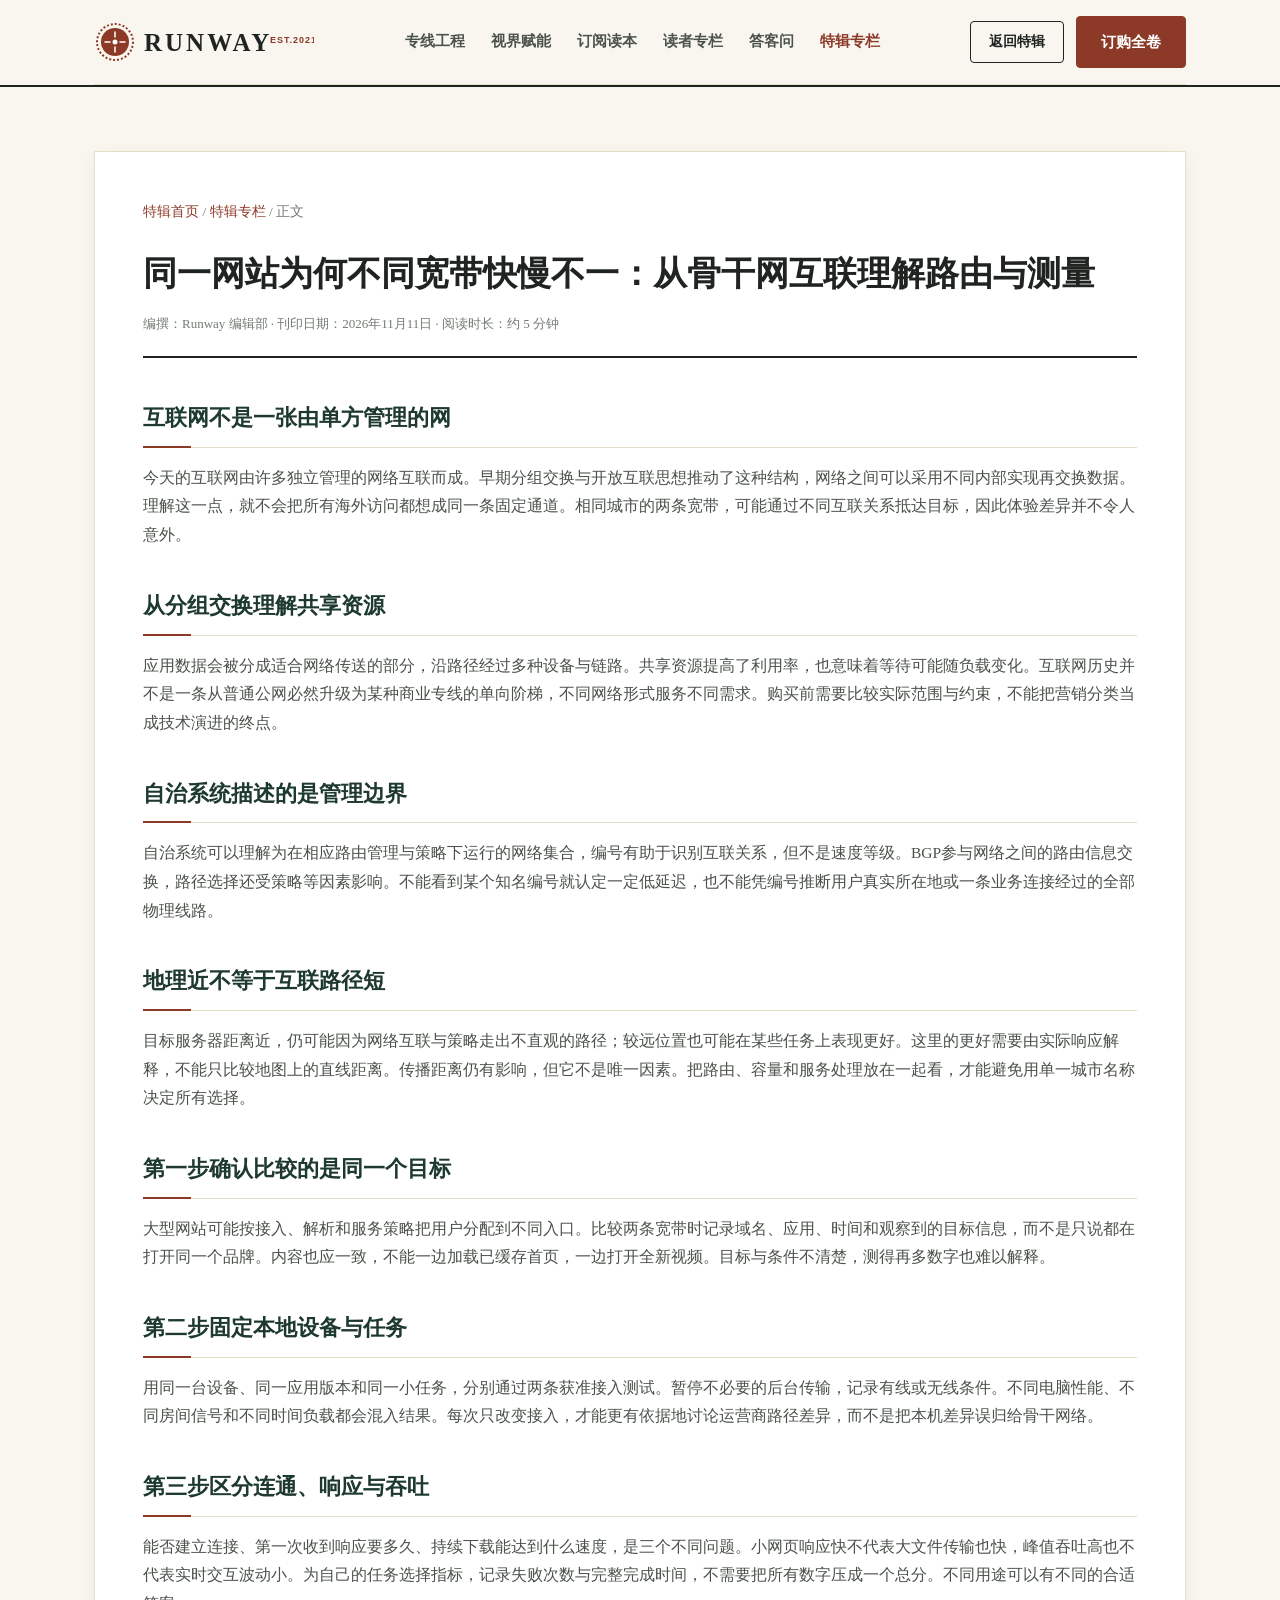
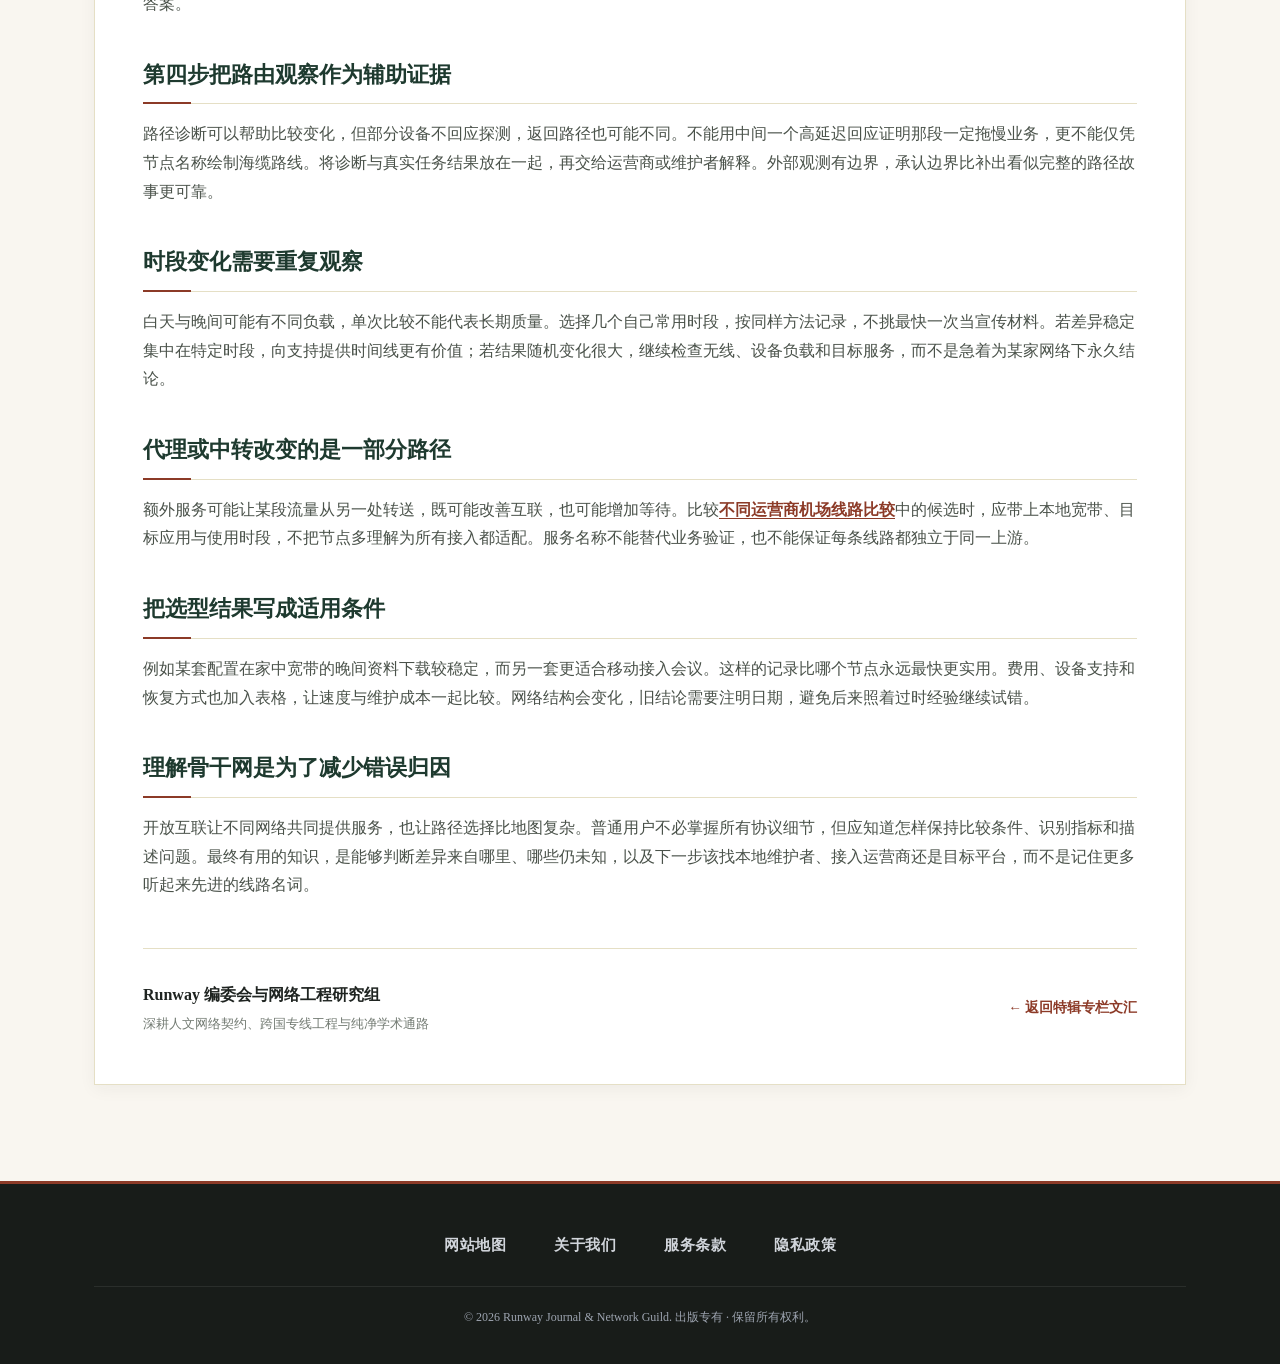
<file: internet-backbone-routing-border-evolution.html>
<!DOCTYPE html>

<html lang="zh-CN">
<head>
<meta charset="utf-8"/>
<meta content="width=device-width, initial-scale=1.0" name="viewport"/>
<title>同一网站为何不同宽带快慢不一：从骨干网互联理解路由与测量</title>
<meta content="同一网站为何不同宽带快慢不一：从骨干网互联理解路由与测量，提供完整准备、操作核验和问题判断方法，让连接服务回到具体工作需求。" name="description"/>
<meta content="骨干网演进, ARPANET历史, 自治系统AS, BGP路由协议, 物理专线发展, 国际互联拓扑, 梯子技术历史" name="keywords"/>
<link href="https://runwayvpn.sbs/internet-backbone-routing-border-evolution.html" rel="canonical"/>
<meta content="article" property="og:type"/>
<meta content="Runway" property="og:site_name"/>
<meta content="同一网站为何不同宽带快慢不一：从骨干网互联理解路由与测量" property="og:title"/>
<meta content="同一网站为何不同宽带快慢不一：从骨干网互联理解路由与测量，提供完整准备、操作核验和问题判断方法，让连接服务回到具体工作需求。" property="og:description"/>
<meta content="https://runwayvpn.sbs/internet-backbone-routing-border-evolution.html" property="og:url"/>
<meta content="https://runwayvpn.sbs/og-preview.jpg" property="og:image"/>
<script type="application/ld+json">{
  "@context": "https://schema.org",
  "@type": "BreadcrumbList",
  "itemListElement": [
    {
      "@type": "ListItem",
      "position": 1,
      "name": "Runway 特辑主页",
      "item": "https://runwayvpn.sbs/"
    },
    {
      "@type": "ListItem",
      "position": 2,
      "name": "特辑专栏",
      "item": "https://runwayvpn.sbs/chronicles.html"
    },
    {
      "@type": "ListItem",
      "position": 3,
      "name": "同一网站为何不同宽带快慢不一：从骨干网互联理解路由与测量",
      "item": "https://runwayvpn.sbs/internet-backbone-routing-border-evolution.html"
    }
  ]
}</script>
<link href="style.css" rel="stylesheet"/>
</head>
<body>
<!-- 人文杂志报头 -->
<header class="editorial-masthead">
<div class="editorial-container">
<div class="masthead-topbar">
<a aria-label="Runway 首页" class="masthead-logo" href="index.html">
<svg fill="none" viewbox="0 0 220 42" xmlns="http://www.w3.org/2000/svg">
<circle cx="21" cy="21" r="18" stroke="#8C3A27" stroke-dasharray="2 2" stroke-width="2"></circle>
<circle cx="21" cy="21" fill="#8C3A27" r="14"></circle>
<path d="M21 11V16M21 26V31M11 21H16M26 21H31" stroke="#FFFFFF" stroke-linecap="round" stroke-width="1.5"></path>
<circle cx="21" cy="21" fill="#FFFFFF" r="2.5"></circle>
<text fill="#1F2421" font-family="Georgia, -apple-system, serif" font-size="25" font-weight="800" letter-spacing="3" x="50" y="30">RUNWAY</text>
<text fill="#8C3A27" font-family="-apple-system, sans-serif" font-size="9" font-weight="700" letter-spacing="1" x="176" y="22">EST.2021</text>
</svg>
</a>
<!-- 桌面端杂志排版导航菜单 -->
<nav aria-label="特辑篇章导航" class="editorial-nav">
<a href="index.html#chapter-one">专线工程</a>
<a href="index.html#chapter-two">视界赋能</a>
<a href="index.html#editions">订阅读本</a>
<a href="index.html#reviews">读者专栏</a>
<a href="index.html#inquiries">答客问</a>
<a href="chronicles.html" style="color: var(--terracotta);">特辑专栏</a>
</nav>
<div class="masthead-actions">
<a class="edit-btn edit-btn-outline" href="index.html">返回特辑</a>
<a class="edit-btn edit-btn-terracotta" href="https://ww012.twilightaff.com/#/?code=A56DH1Af" rel="nofollow" target="_blank">订购全卷</a>
</div>
<button aria-expanded="false" aria-label="切换导航菜单" class="editorial-menu-toggle" id="editorialMenuToggle">
<span></span><span></span><span></span>
</button>
</div>
<div class="editorial-mobile-panel" id="editorialMobilePanel">
<ul class="editorial-mobile-links">
<li><a href="index.html#chapter-one"><span>第一章：真正稳定的连接</span><small>§</small></a></li>
<li><a href="index.html#chapter-two"><span>第二章：无界视界与智能计算</span><small>§</small></a></li>
<li><a href="index.html#editions"><span>第三章：精选订阅读本方案</span><small>§</small></a></li>
<li><a href="index.html#reviews"><span>第四章：真实读者体验专栏</span><small>§</small></a></li>
<li><a href="index.html#inquiries"><span>第五章：读者来信与答客问</span><small>§</small></a></li>
<li><a href="chronicles.html"><span>特辑专栏深度文汇</span><small>§</small></a></li>
</ul>
<div class="editorial-mobile-actions">
<a class="edit-btn edit-btn-outline" href="index.html">返回特辑</a>
<a class="edit-btn edit-btn-terracotta" href="https://ww012.twilightaff.com/#/?code=A56DH1Af" rel="nofollow" target="_blank">订购全卷服务</a>
</div>
</div>
</div>
</header>
<main class="editorial-page-sheet">
<div class="editorial-container">
<div class="editorial-sheet-container">
<div style="font-size: 13.5px; color: var(--ink-muted); margin-bottom: 20px;">
<a href="index.html" style="color: var(--terracotta); text-decoration: none;">特辑首页</a> <span>/</span>
<a href="chronicles.html" style="color: var(--terracotta); text-decoration: none;">特辑专栏</a> <span>/</span>
<span>正文</span>
</div>
<div class="sheet-header-box">
<h1 class="sheet-title">同一网站为何不同宽带快慢不一：从骨干网互联理解路由与测量</h1>
<div class="sheet-meta">编撰：Runway 编辑部 · 刊印日期：2026年11月11日 · 阅读时长：约 5 分钟</div>
</div>
<div class="sheet-body"><div data-swc-article-body="2026-11-16"><h2>互联网不是一张由单方管理的网</h2><p>今天的互联网由许多独立管理的网络互联而成。早期分组交换与开放互联思想推动了这种结构，网络之间可以采用不同内部实现再交换数据。理解这一点，就不会把所有海外访问都想成同一条固定通道。相同城市的两条宽带，可能通过不同互联关系抵达目标，因此体验差异并不令人意外。</p><h2>从分组交换理解共享资源</h2><p>应用数据会被分成适合网络传送的部分，沿路径经过多种设备与链路。共享资源提高了利用率，也意味着等待可能随负载变化。互联网历史并不是一条从普通公网必然升级为某种商业专线的单向阶梯，不同网络形式服务不同需求。购买前需要比较实际范围与约束，不能把营销分类当成技术演进的终点。</p><h2>自治系统描述的是管理边界</h2><p>自治系统可以理解为在相应路由管理与策略下运行的网络集合，编号有助于识别互联关系，但不是速度等级。BGP参与网络之间的路由信息交换，路径选择还受策略等因素影响。不能看到某个知名编号就认定一定低延迟，也不能凭编号推断用户真实所在地或一条业务连接经过的全部物理线路。</p><h2>地理近不等于互联路径短</h2><p>目标服务器距离近，仍可能因为网络互联与策略走出不直观的路径；较远位置也可能在某些任务上表现更好。这里的更好需要由实际响应解释，不能只比较地图上的直线距离。传播距离仍有影响，但它不是唯一因素。把路由、容量和服务处理放在一起看，才能避免用单一城市名称决定所有选择。</p><h2>第一步确认比较的是同一个目标</h2><p>大型网站可能按接入、解析和服务策略把用户分配到不同入口。比较两条宽带时记录域名、应用、时间和观察到的目标信息，而不是只说都在打开同一个品牌。内容也应一致，不能一边加载已缓存首页，一边打开全新视频。目标与条件不清楚，测得再多数字也难以解释。</p><h2>第二步固定本地设备与任务</h2><p>用同一台设备、同一应用版本和同一小任务，分别通过两条获准接入测试。暂停不必要的后台传输，记录有线或无线条件。不同电脑性能、不同房间信号和不同时间负载都会混入结果。每次只改变接入，才能更有依据地讨论运营商路径差异，而不是把本机差异误归给骨干网络。</p><h2>第三步区分连通、响应与吞吐</h2><p>能否建立连接、第一次收到响应要多久、持续下载能达到什么速度，是三个不同问题。小网页响应快不代表大文件传输也快，峰值吞吐高也不代表实时交互波动小。为自己的任务选择指标，记录失败次数与完整完成时间，不需要把所有数字压成一个总分。不同用途可以有不同的合适答案。</p><h2>第四步把路由观察作为辅助证据</h2><p>路径诊断可以帮助比较变化，但部分设备不回应探测，返回路径也可能不同。不能用中间一个高延迟回应证明那段一定拖慢业务，更不能仅凭节点名称绘制海缆路线。将诊断与真实任务结果放在一起，再交给运营商或维护者解释。外部观测有边界，承认边界比补出看似完整的路径故事更可靠。</p><h2>时段变化需要重复观察</h2><p>白天与晚间可能有不同负载，单次比较不能代表长期质量。选择几个自己常用时段，按同样方法记录，不挑最快一次当宣传材料。若差异稳定集中在特定时段，向支持提供时间线更有价值；若结果随机变化很大，继续检查无线、设备负载和目标服务，而不是急着为某家网络下永久结论。</p><h2>代理或中转改变的是一部分路径</h2><p>额外服务可能让某段流量从另一处转送，既可能改善互联，也可能增加等待。比较<a href="https://dajichang.mom/">不同运营商机场线路比较</a>中的候选时，应带上本地宽带、目标应用与使用时段，不把节点多理解为所有接入都适配。服务名称不能替代业务验证，也不能保证每条线路都独立于同一上游。</p><h2>把选型结果写成适用条件</h2><p>例如某套配置在家中宽带的晚间资料下载较稳定，而另一套更适合移动接入会议。这样的记录比哪个节点永远最快更实用。费用、设备支持和恢复方式也加入表格，让速度与维护成本一起比较。网络结构会变化，旧结论需要注明日期，避免后来照着过时经验继续试错。</p><h2>理解骨干网是为了减少错误归因</h2><p>开放互联让不同网络共同提供服务，也让路径选择比地图复杂。普通用户不必掌握所有协议细节，但应知道怎样保持比较条件、识别指标和描述问题。最终有用的知识，是能够判断差异来自哪里、哪些仍未知，以及下一步该找本地维护者、接入运营商还是目标平台，而不是记住更多听起来先进的线路名词。</p></div></div>
<div class="editorial-author-colophon">
<div>
<strong>Runway 编委会与网络工程研究组</strong>
<p style="font-size: 13px; color: var(--ink-muted); margin: 4px 0 0;">深耕人文网络契约、跨国专线工程与纯净学术通路</p>
</div>
<a class="chronicle-read-link" href="chronicles.html">← 返回特辑专栏文汇</a>
</div>
</div>
</div>
</main>
<footer class="editorial-colophon">
<div class="editorial-container">
<nav class="colophon-index-nav">
<a href="sitemap.html">网站地图</a>
<a href="about.html">关于我们</a>
<a href="terms.html">服务条款</a>
<a href="privacy.html">隐私政策</a>
</nav>
<div class="colophon-imprint">
        © 2026 Runway Journal &amp; Network Guild. 出版专有 · 保留所有权利。
      </div>
</div>
</footer>
<script>
    document.addEventListener('DOMContentLoaded', function() {
      var toggle = document.getElementById('editorialMenuToggle');
      var panel = document.getElementById('editorialMobilePanel');
      if (toggle && panel) {
        toggle.addEventListener('click', function(e) {
          e.stopPropagation();
          var isOpen = panel.classList.contains('is-open');
          toggle.classList.toggle('active', !isOpen);
          panel.classList.toggle('is-open', !isOpen);
          toggle.setAttribute('aria-expanded', !isOpen);
        });
        panel.querySelectorAll('a').forEach(function(link) {
          link.addEventListener('click', function() {
            toggle.classList.remove('active');
            panel.classList.remove('is-open');
            toggle.setAttribute('aria-expanded', 'false');
          });
        });
        document.addEventListener('click', function(e) {
          if (!panel.contains(e.target) && !toggle.contains(e.target)) {
            toggle.classList.remove('active');
            panel.classList.remove('is-open');
            toggle.setAttribute('aria-expanded', 'false');
          }
        });
      }
    });
  </script>
</body>
</html>
</file>
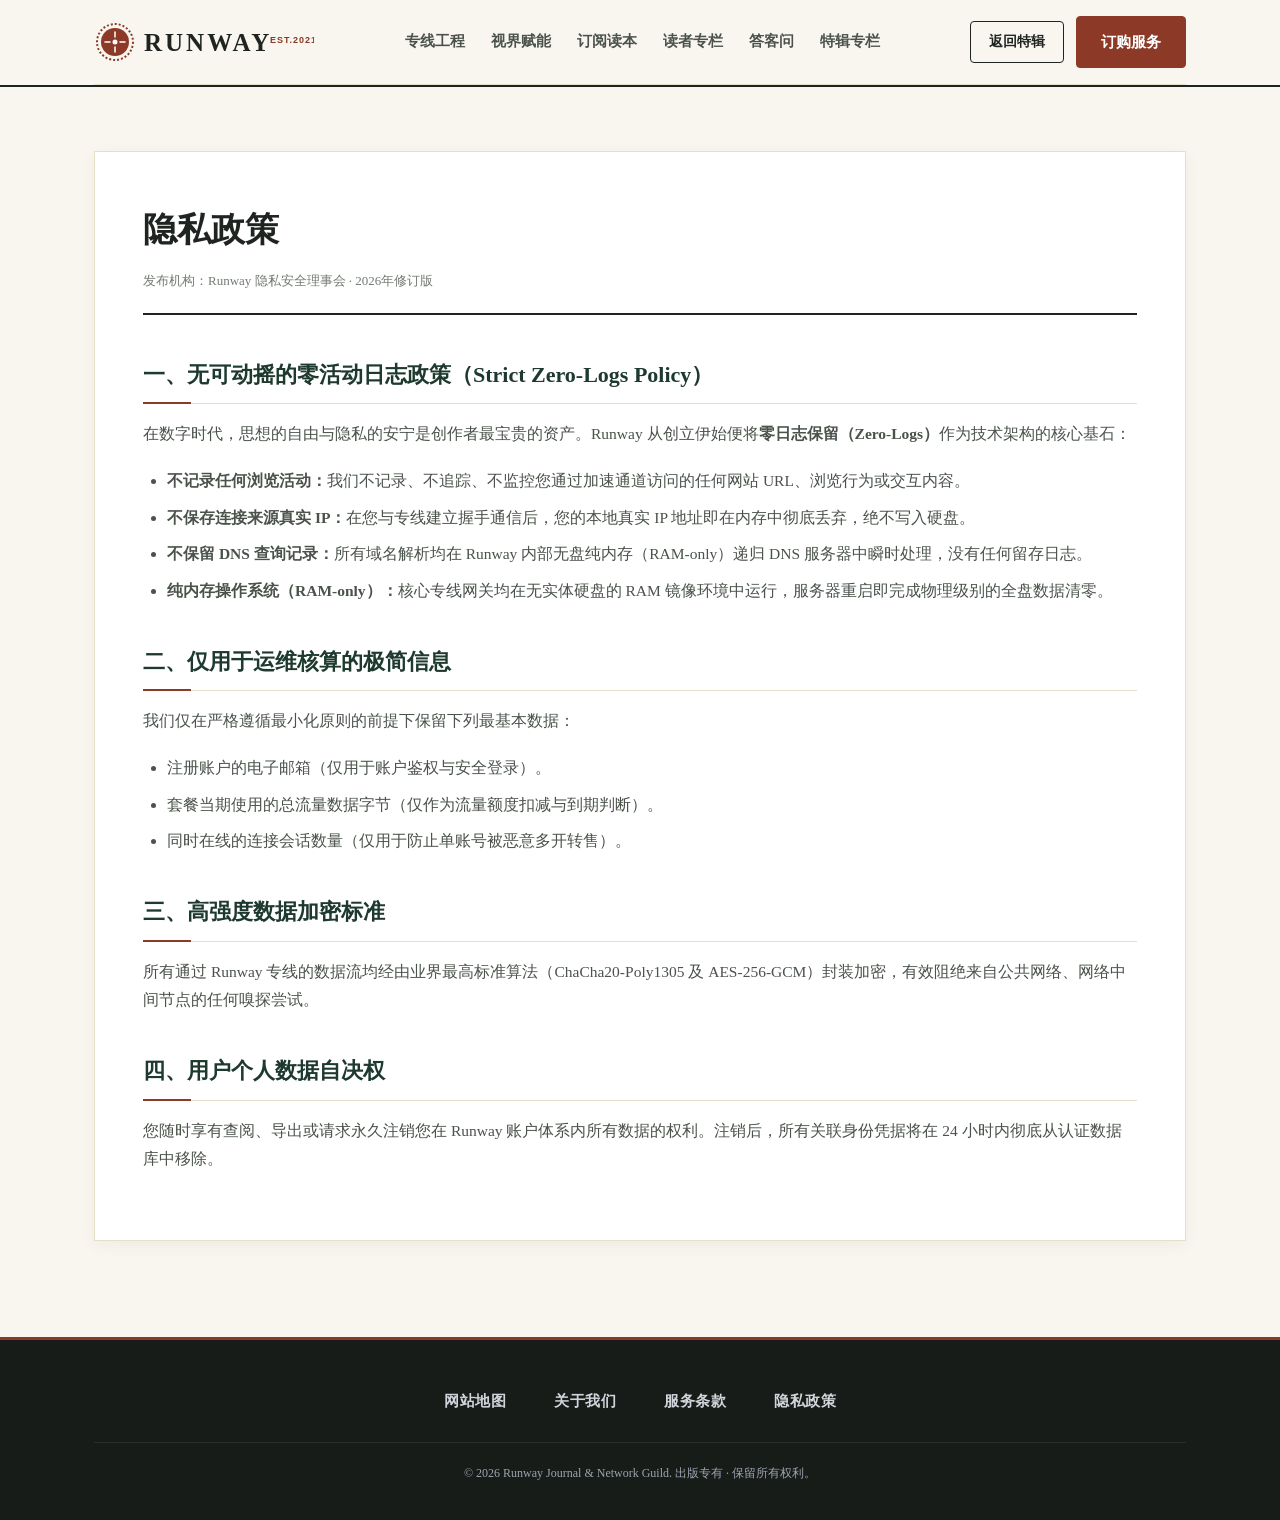
<file: privacy.html>
<!DOCTYPE html>
<html lang="zh-CN">
<head>
  <meta charset="UTF-8">
  <meta name="viewport" content="width=device-width, initial-scale=1.0">
  <title>隐私政策 - Runway 人文网络加速</title>
  <link rel="stylesheet" href="style.css">
</head>
<body>

  <header class="editorial-masthead">
    <div class="editorial-container">
      <div class="masthead-topbar">
        <a href="index.html" class="masthead-logo">
          <svg viewBox="0 0 220 42" fill="none" xmlns="http://www.w3.org/2000/svg">
            <circle cx="21" cy="21" r="18" stroke="#8C3A27" stroke-width="2" stroke-dasharray="2 2"/>
            <circle cx="21" cy="21" r="14" fill="#8C3A27"/>
            <path d="M21 11V16M21 26V31M11 21H16M26 21H31" stroke="#FFFFFF" stroke-width="1.5" stroke-linecap="round"/>
            <circle cx="21" cy="21" r="2.5" fill="#FFFFFF"/>
            <text x="50" y="30" font-family="Georgia, -apple-system, serif" font-size="25" font-weight="800" letter-spacing="3" fill="#1F2421">RUNWAY</text>
            <text x="176" y="22" font-family="-apple-system, sans-serif" font-size="9" font-weight="700" letter-spacing="1" fill="#8C3A27">EST.2021</text>
          </svg>
        </a>
        <!-- 桌面端杂志排版导航菜单 -->
        <nav class="editorial-nav" aria-label="特辑篇章导航">
          <a href="index.html#chapter-one">专线工程</a>
          <a href="index.html#chapter-two">视界赋能</a>
          <a href="index.html#editions">订阅读本</a>
          <a href="index.html#reviews">读者专栏</a>
          <a href="index.html#inquiries">答客问</a>
          <a href="chronicles.html">特辑专栏</a>
        </nav>

        <div class="masthead-actions">
          <a href="index.html" class="edit-btn edit-btn-outline">返回特辑</a>
          <a href="https://ww012.twilightaff.com/#/?code=A56DH1Af" target="_blank" rel="nofollow" class="edit-btn edit-btn-terracotta">订购服务</a>
        </div>

        <!-- 移动端杂志菜单切换按钮 -->
        <button class="editorial-menu-toggle" id="editorialMenuToggle" aria-label="切换导航菜单" aria-expanded="false">
          <span></span>
          <span></span>
          <span></span>
        </button>
      </div>

      <!-- 移动端篇章目录抽屉 -->
      <div class="editorial-mobile-panel" id="editorialMobilePanel">
        <ul class="editorial-mobile-links">
          <li><a href="index.html#chapter-one"><span>第一章：真正稳定的连接</span><small>§</small></a></li>
          <li><a href="index.html#chapter-two"><span>第二章：无界视界与智能计算</span><small>§</small></a></li>
          <li><a href="index.html#editions"><span>第三章：精选订阅读本方案</span><small>§</small></a></li>
          <li><a href="index.html#reviews"><span>第四章：真实读者体验专栏</span><small>§</small></a></li>
          <li><a href="index.html#inquiries"><span>第五章：读者来信与答客问</span><small>§</small></a></li>
          <li><a href="about.html"><span>关于我们</span><small>§</small></a></li>
          <li><a href="sitemap.html"><span>网站地图</span><small>§</small></a></li>
          <li><a href="chronicles.html"><span>特辑专栏深度文汇</span><small>§</small></a></li>
        </ul>
        <div class="editorial-mobile-actions">
          <a href="index.html" class="edit-btn edit-btn-outline">返回特辑</a>
          <a href="https://ww012.twilightaff.com/#/?code=A56DH1Af" target="_blank" rel="nofollow" class="edit-btn edit-btn-terracotta">订购全卷服务</a>
        </div>
      </div>
    </div>
  </header>

  <main class="editorial-page-sheet">
    <div class="editorial-container">
      <div class="editorial-sheet-container">
        <div class="sheet-header-box">
          <h1 class="sheet-title">隐私政策</h1>
          <div class="sheet-meta">发布机构：Runway 隐私安全理事会 · 2026年修订版</div>
        </div>

        <div class="sheet-body">
          <h2>一、无可动摇的零活动日志政策（Strict Zero-Logs Policy）</h2>
          <p>
            在数字时代，思想的自由与隐私的安宁是创作者最宝贵的资产。Runway 从创立伊始便将<strong>零日志保留（Zero-Logs）</strong>作为技术架构的核心基石：
          </p>
          <ul>
            <li><strong>不记录任何浏览活动：</strong>我们不记录、不追踪、不监控您通过加速通道访问的任何网站 URL、浏览行为或交互内容。</li>
            <li><strong>不保存连接来源真实 IP：</strong>在您与专线建立握手通信后，您的本地真实 IP 地址即在内存中彻底丢弃，绝不写入硬盘。</li>
            <li><strong>不保留 DNS 查询记录：</strong>所有域名解析均在 Runway 内部无盘纯内存（RAM-only）递归 DNS 服务器中瞬时处理，没有任何留存日志。</li>
            <li><strong>纯内存操作系统（RAM-only）：</strong>核心专线网关均在无实体硬盘的 RAM 镜像环境中运行，服务器重启即完成物理级别的全盘数据清零。</li>
          </ul>

          <h2>二、仅用于运维核算的极简信息</h2>
          <p>
            我们仅在严格遵循最小化原则的前提下保留下列最基本数据：
          </p>
          <ul>
            <li>注册账户的电子邮箱（仅用于账户鉴权与安全登录）。</li>
            <li>套餐当期使用的总流量数据字节（仅作为流量额度扣减与到期判断）。</li>
            <li>同时在线的连接会话数量（仅用于防止单账号被恶意多开转售）。</li>
          </ul>

          <h2>三、高强度数据加密标准</h2>
          <p>
            所有通过 Runway 专线的数据流均经由业界最高标准算法（ChaCha20-Poly1305 及 AES-256-GCM）封装加密，有效阻绝来自公共网络、网络中间节点的任何嗅探尝试。
          </p>

          <h2>四、用户个人数据自决权</h2>
          <p>
            您随时享有查阅、导出或请求永久注销您在 Runway 账户体系内所有数据的权利。注销后，所有关联身份凭据将在 24 小时内彻底从认证数据库中移除。
          </p>
        </div>
      </div>
    </div>
  </main>

  <footer class="editorial-colophon">
    <div class="editorial-container">
      <nav class="colophon-index-nav">
        <a href="sitemap.html">网站地图</a>
        <a href="about.html">关于我们</a>
        <a href="terms.html">服务条款</a>
        <a href="privacy.html">隐私政策</a>
      </nav>
      <div class="colophon-imprint">
        &copy; 2026 Runway Journal & Network Guild. 出版专有 · 保留所有权利。
      </div>
    </div>
  </footer>

  <!-- 移动端杂志特辑导航交互逻辑 -->
  <script>
    document.addEventListener('DOMContentLoaded', function() {
      var toggle = document.getElementById('editorialMenuToggle');
      var panel = document.getElementById('editorialMobilePanel');
      if (toggle && panel) {
        toggle.addEventListener('click', function(e) {
          e.stopPropagation();
          var isOpen = panel.classList.contains('is-open');
          toggle.classList.toggle('active', !isOpen);
          panel.classList.toggle('is-open', !isOpen);
          toggle.setAttribute('aria-expanded', !isOpen);
        });
        panel.querySelectorAll('a').forEach(function(link) {
          link.addEventListener('click', function() {
            toggle.classList.remove('active');
            panel.classList.remove('is-open');
            toggle.setAttribute('aria-expanded', 'false');
          });
        });
        document.addEventListener('click', function(e) {
          if (!panel.contains(e.target) && !toggle.contains(e.target)) {
            toggle.classList.remove('active');
            panel.classList.remove('is-open');
            toggle.setAttribute('aria-expanded', 'false');
          }
        });
      }
    });
  </script>

</body>
</html>
</file>
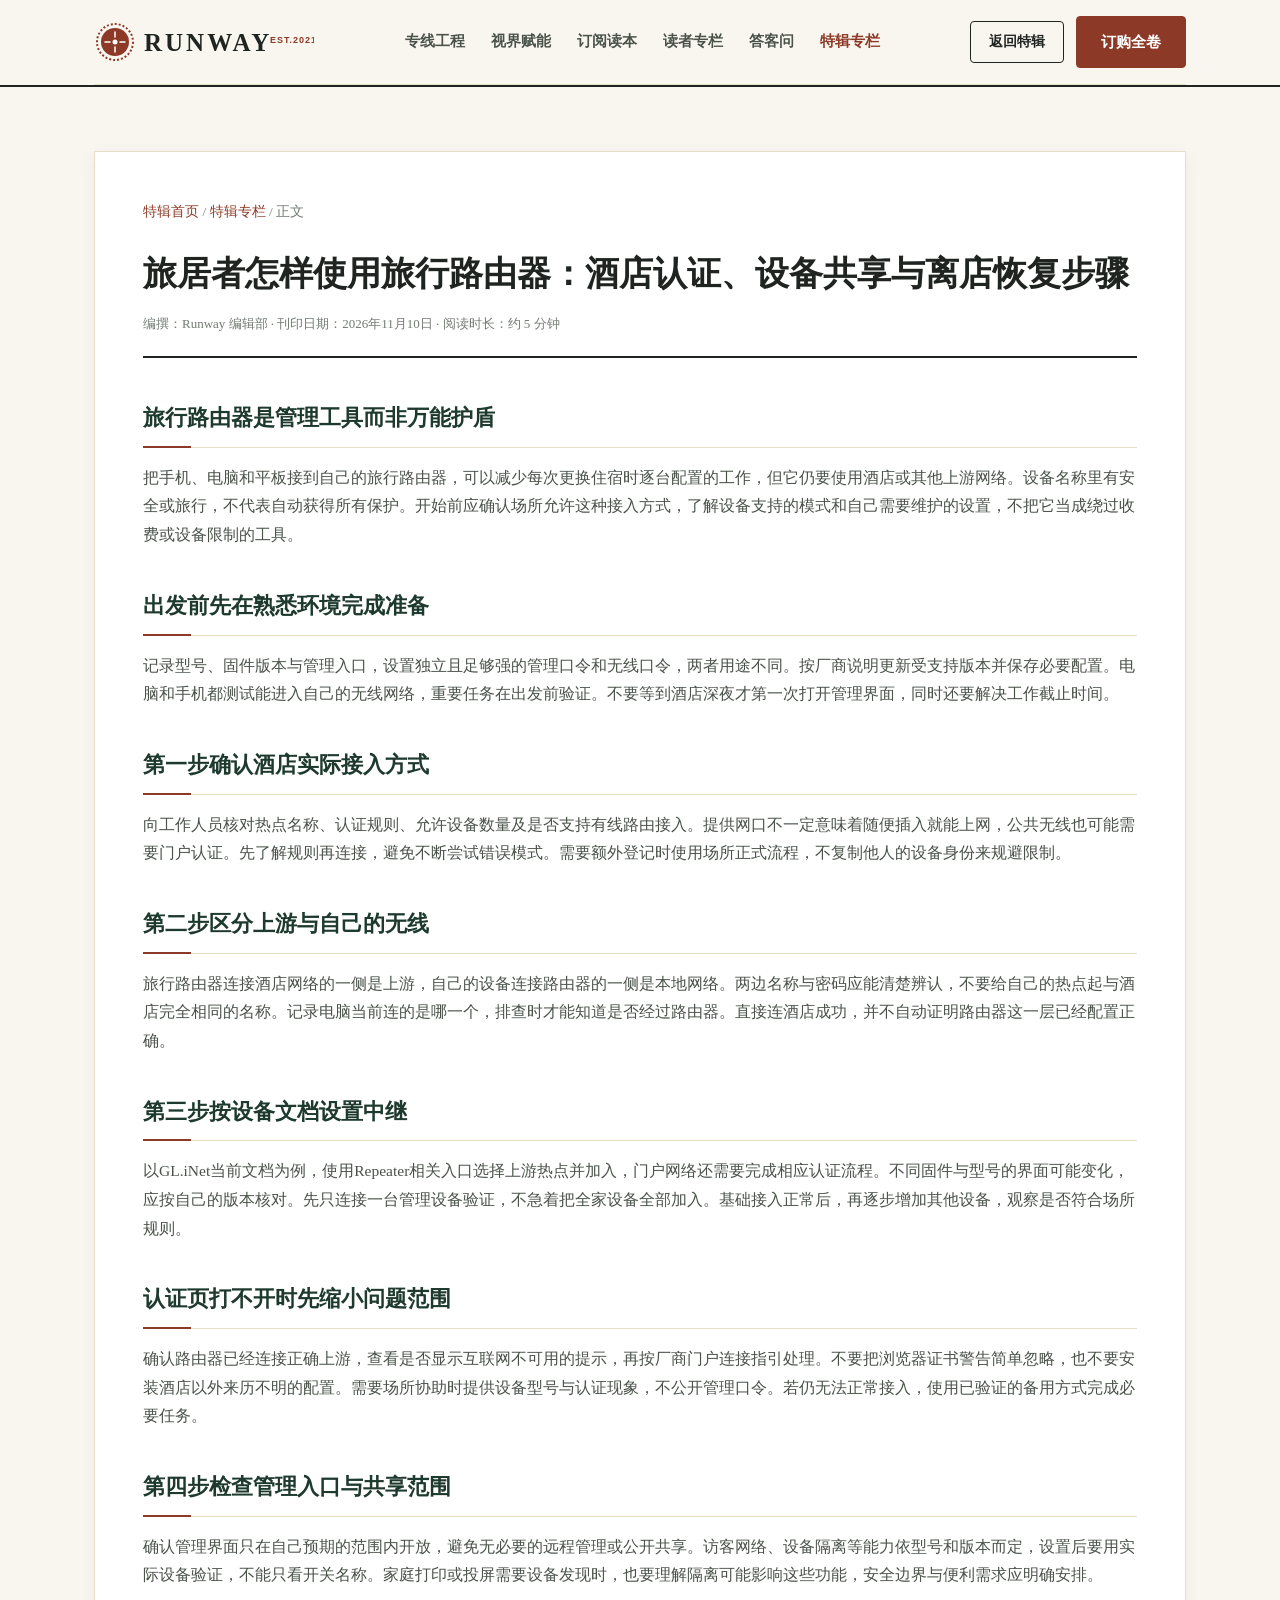
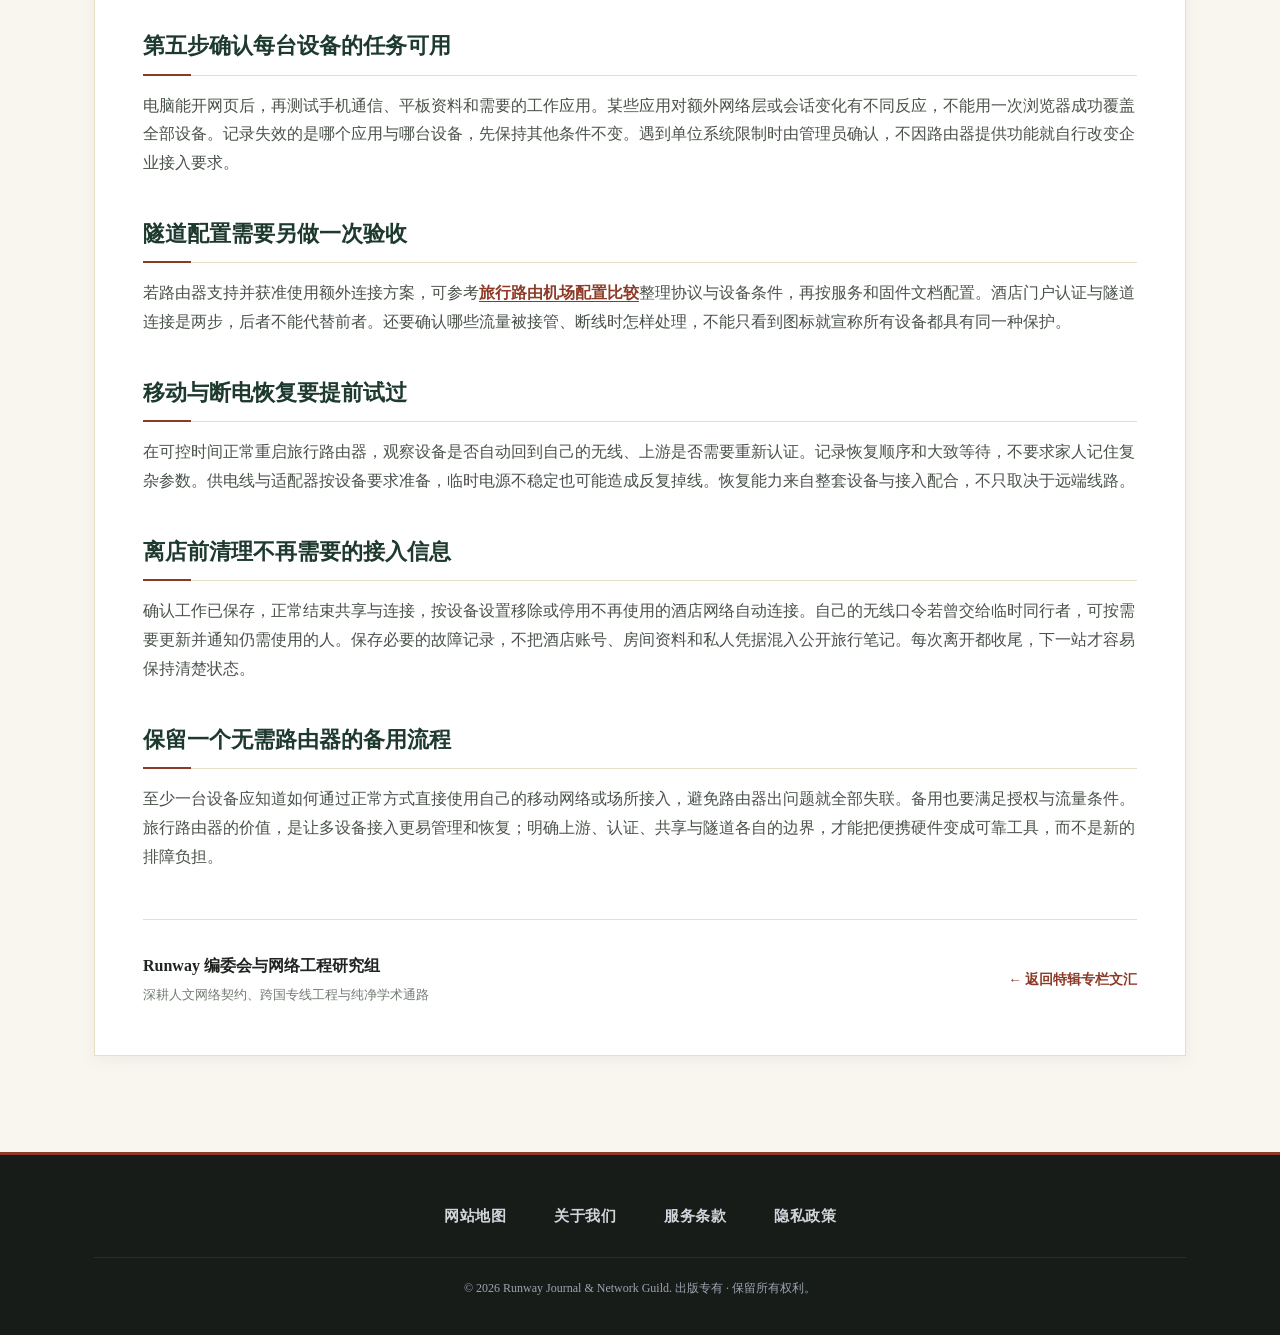
<file: public-network-wireless-safety-precautions.html>
<!DOCTYPE html>

<html lang="zh-CN">
<head>
<meta charset="utf-8"/>
<meta content="width=device-width, initial-scale=1.0" name="viewport"/>
<title>旅居者怎样使用旅行路由器：酒店认证、设备共享与离店恢复步骤</title>
<meta content="旅居者怎样使用旅行路由器：酒店认证、设备共享与离店恢复步骤，提供完整准备、操作核验和问题判断方法，让连接服务回到具体工作需求。" name="description"/>
<meta content="公共WiFi安全, 中间人攻击防范, 恶意仿冒热点, 漫游网络防御, 流量加密隔离, 梯子工具, 商旅网络防护" name="keywords"/>
<link href="https://runwayvpn.sbs/public-network-wireless-safety-precautions.html" rel="canonical"/>
<meta content="article" property="og:type"/>
<meta content="Runway" property="og:site_name"/>
<meta content="旅居者怎样使用旅行路由器：酒店认证、设备共享与离店恢复步骤" property="og:title"/>
<meta content="旅居者怎样使用旅行路由器：酒店认证、设备共享与离店恢复步骤，提供完整准备、操作核验和问题判断方法，让连接服务回到具体工作需求。" property="og:description"/>
<meta content="https://runwayvpn.sbs/public-network-wireless-safety-precautions.html" property="og:url"/>
<meta content="https://runwayvpn.sbs/og-preview.jpg" property="og:image"/>
<script type="application/ld+json">{
  "@context": "https://schema.org",
  "@type": "BreadcrumbList",
  "itemListElement": [
    {
      "@type": "ListItem",
      "position": 1,
      "name": "Runway 特辑主页",
      "item": "https://runwayvpn.sbs/"
    },
    {
      "@type": "ListItem",
      "position": 2,
      "name": "特辑专栏",
      "item": "https://runwayvpn.sbs/chronicles.html"
    },
    {
      "@type": "ListItem",
      "position": 3,
      "name": "旅居者怎样使用旅行路由器：酒店认证、设备共享与离店恢复步骤",
      "item": "https://runwayvpn.sbs/public-network-wireless-safety-precautions.html"
    }
  ]
}</script>
<link href="style.css" rel="stylesheet"/>
</head>
<body>
<!-- 人文杂志报头 -->
<header class="editorial-masthead">
<div class="editorial-container">
<div class="masthead-topbar">
<a aria-label="Runway 首页" class="masthead-logo" href="index.html">
<svg fill="none" viewbox="0 0 220 42" xmlns="http://www.w3.org/2000/svg">
<circle cx="21" cy="21" r="18" stroke="#8C3A27" stroke-dasharray="2 2" stroke-width="2"></circle>
<circle cx="21" cy="21" fill="#8C3A27" r="14"></circle>
<path d="M21 11V16M21 26V31M11 21H16M26 21H31" stroke="#FFFFFF" stroke-linecap="round" stroke-width="1.5"></path>
<circle cx="21" cy="21" fill="#FFFFFF" r="2.5"></circle>
<text fill="#1F2421" font-family="Georgia, -apple-system, serif" font-size="25" font-weight="800" letter-spacing="3" x="50" y="30">RUNWAY</text>
<text fill="#8C3A27" font-family="-apple-system, sans-serif" font-size="9" font-weight="700" letter-spacing="1" x="176" y="22">EST.2021</text>
</svg>
</a>
<!-- 桌面端杂志排版导航菜单 -->
<nav aria-label="特辑篇章导航" class="editorial-nav">
<a href="index.html#chapter-one">专线工程</a>
<a href="index.html#chapter-two">视界赋能</a>
<a href="index.html#editions">订阅读本</a>
<a href="index.html#reviews">读者专栏</a>
<a href="index.html#inquiries">答客问</a>
<a href="chronicles.html" style="color: var(--terracotta);">特辑专栏</a>
</nav>
<div class="masthead-actions">
<a class="edit-btn edit-btn-outline" href="index.html">返回特辑</a>
<a class="edit-btn edit-btn-terracotta" href="https://ww012.twilightaff.com/#/?code=A56DH1Af" rel="nofollow" target="_blank">订购全卷</a>
</div>
<button aria-expanded="false" aria-label="切换导航菜单" class="editorial-menu-toggle" id="editorialMenuToggle">
<span></span><span></span><span></span>
</button>
</div>
<div class="editorial-mobile-panel" id="editorialMobilePanel">
<ul class="editorial-mobile-links">
<li><a href="index.html#chapter-one"><span>第一章：真正稳定的连接</span><small>§</small></a></li>
<li><a href="index.html#chapter-two"><span>第二章：无界视界与智能计算</span><small>§</small></a></li>
<li><a href="index.html#editions"><span>第三章：精选订阅读本方案</span><small>§</small></a></li>
<li><a href="index.html#reviews"><span>第四章：真实读者体验专栏</span><small>§</small></a></li>
<li><a href="index.html#inquiries"><span>第五章：读者来信与答客问</span><small>§</small></a></li>
<li><a href="chronicles.html"><span>特辑专栏深度文汇</span><small>§</small></a></li>
</ul>
<div class="editorial-mobile-actions">
<a class="edit-btn edit-btn-outline" href="index.html">返回特辑</a>
<a class="edit-btn edit-btn-terracotta" href="https://ww012.twilightaff.com/#/?code=A56DH1Af" rel="nofollow" target="_blank">订购全卷服务</a>
</div>
</div>
</div>
</header>
<main class="editorial-page-sheet">
<div class="editorial-container">
<div class="editorial-sheet-container">
<div style="font-size: 13.5px; color: var(--ink-muted); margin-bottom: 20px;">
<a href="index.html" style="color: var(--terracotta); text-decoration: none;">特辑首页</a> <span>/</span>
<a href="chronicles.html" style="color: var(--terracotta); text-decoration: none;">特辑专栏</a> <span>/</span>
<span>正文</span>
</div>
<div class="sheet-header-box">
<h1 class="sheet-title">旅居者怎样使用旅行路由器：酒店认证、设备共享与离店恢复步骤</h1>
<div class="sheet-meta">编撰：Runway 编辑部 · 刊印日期：2026年11月10日 · 阅读时长：约 5 分钟</div>
</div>
<div class="sheet-body"><div data-swc-article-body="2026-11-16"><h2>旅行路由器是管理工具而非万能护盾</h2><p>把手机、电脑和平板接到自己的旅行路由器，可以减少每次更换住宿时逐台配置的工作，但它仍要使用酒店或其他上游网络。设备名称里有安全或旅行，不代表自动获得所有保护。开始前应确认场所允许这种接入方式，了解设备支持的模式和自己需要维护的设置，不把它当成绕过收费或设备限制的工具。</p><h2>出发前先在熟悉环境完成准备</h2><p>记录型号、固件版本与管理入口，设置独立且足够强的管理口令和无线口令，两者用途不同。按厂商说明更新受支持版本并保存必要配置。电脑和手机都测试能进入自己的无线网络，重要任务在出发前验证。不要等到酒店深夜才第一次打开管理界面，同时还要解决工作截止时间。</p><h2>第一步确认酒店实际接入方式</h2><p>向工作人员核对热点名称、认证规则、允许设备数量及是否支持有线路由接入。提供网口不一定意味着随便插入就能上网，公共无线也可能需要门户认证。先了解规则再连接，避免不断尝试错误模式。需要额外登记时使用场所正式流程，不复制他人的设备身份来规避限制。</p><h2>第二步区分上游与自己的无线</h2><p>旅行路由器连接酒店网络的一侧是上游，自己的设备连接路由器的一侧是本地网络。两边名称与密码应能清楚辨认，不要给自己的热点起与酒店完全相同的名称。记录电脑当前连的是哪一个，排查时才能知道是否经过路由器。直接连酒店成功，并不自动证明路由器这一层已经配置正确。</p><h2>第三步按设备文档设置中继</h2><p>以GL.iNet当前文档为例，使用Repeater相关入口选择上游热点并加入，门户网络还需要完成相应认证流程。不同固件与型号的界面可能变化，应按自己的版本核对。先只连接一台管理设备验证，不急着把全家设备全部加入。基础接入正常后，再逐步增加其他设备，观察是否符合场所规则。</p><h2>认证页打不开时先缩小问题范围</h2><p>确认路由器已经连接正确上游，查看是否显示互联网不可用的提示，再按厂商门户连接指引处理。不要把浏览器证书警告简单忽略，也不要安装酒店以外来历不明的配置。需要场所协助时提供设备型号与认证现象，不公开管理口令。若仍无法正常接入，使用已验证的备用方式完成必要任务。</p><h2>第四步检查管理入口与共享范围</h2><p>确认管理界面只在自己预期的范围内开放，避免无必要的远程管理或公开共享。访客网络、设备隔离等能力依型号和版本而定，设置后要用实际设备验证，不能只看开关名称。家庭打印或投屏需要设备发现时，也要理解隔离可能影响这些功能，安全边界与便利需求应明确安排。</p><h2>第五步确认每台设备的任务可用</h2><p>电脑能开网页后，再测试手机通信、平板资料和需要的工作应用。某些应用对额外网络层或会话变化有不同反应，不能用一次浏览器成功覆盖全部设备。记录失效的是哪个应用与哪台设备，先保持其他条件不变。遇到单位系统限制时由管理员确认，不因路由器提供功能就自行改变企业接入要求。</p><h2>隧道配置需要另做一次验收</h2><p>若路由器支持并获准使用额外连接方案，可参考<a href="https://dajichang.mom/">旅行路由机场配置比较</a>整理协议与设备条件，再按服务和固件文档配置。酒店门户认证与隧道连接是两步，后者不能代替前者。还要确认哪些流量被接管、断线时怎样处理，不能只看到图标就宣称所有设备都具有同一种保护。</p><h2>移动与断电恢复要提前试过</h2><p>在可控时间正常重启旅行路由器，观察设备是否自动回到自己的无线、上游是否需要重新认证。记录恢复顺序和大致等待，不要求家人记住复杂参数。供电线与适配器按设备要求准备，临时电源不稳定也可能造成反复掉线。恢复能力来自整套设备与接入配合，不只取决于远端线路。</p><h2>离店前清理不再需要的接入信息</h2><p>确认工作已保存，正常结束共享与连接，按设备设置移除或停用不再使用的酒店网络自动连接。自己的无线口令若曾交给临时同行者，可按需要更新并通知仍需使用的人。保存必要的故障记录，不把酒店账号、房间资料和私人凭据混入公开旅行笔记。每次离开都收尾，下一站才容易保持清楚状态。</p><h2>保留一个无需路由器的备用流程</h2><p>至少一台设备应知道如何通过正常方式直接使用自己的移动网络或场所接入，避免路由器出问题就全部失联。备用也要满足授权与流量条件。旅行路由器的价值，是让多设备接入更易管理和恢复；明确上游、认证、共享与隧道各自的边界，才能把便携硬件变成可靠工具，而不是新的排障负担。</p></div></div>
<div class="editorial-author-colophon">
<div>
<strong>Runway 编委会与网络工程研究组</strong>
<p style="font-size: 13px; color: var(--ink-muted); margin: 4px 0 0;">深耕人文网络契约、跨国专线工程与纯净学术通路</p>
</div>
<a class="chronicle-read-link" href="chronicles.html">← 返回特辑专栏文汇</a>
</div>
</div>
</div>
</main>
<footer class="editorial-colophon">
<div class="editorial-container">
<nav class="colophon-index-nav">
<a href="sitemap.html">网站地图</a>
<a href="about.html">关于我们</a>
<a href="terms.html">服务条款</a>
<a href="privacy.html">隐私政策</a>
</nav>
<div class="colophon-imprint">
        © 2026 Runway Journal &amp; Network Guild. 出版专有 · 保留所有权利。
      </div>
</div>
</footer>
<script>
    document.addEventListener('DOMContentLoaded', function() {
      var toggle = document.getElementById('editorialMenuToggle');
      var panel = document.getElementById('editorialMobilePanel');
      if (toggle && panel) {
        toggle.addEventListener('click', function(e) {
          e.stopPropagation();
          var isOpen = panel.classList.contains('is-open');
          toggle.classList.toggle('active', !isOpen);
          panel.classList.toggle('is-open', !isOpen);
          toggle.setAttribute('aria-expanded', !isOpen);
        });
        panel.querySelectorAll('a').forEach(function(link) {
          link.addEventListener('click', function() {
            toggle.classList.remove('active');
            panel.classList.remove('is-open');
            toggle.setAttribute('aria-expanded', 'false');
          });
        });
        document.addEventListener('click', function(e) {
          if (!panel.contains(e.target) && !toggle.contains(e.target)) {
            toggle.classList.remove('active');
            panel.classList.remove('is-open');
            toggle.setAttribute('aria-expanded', 'false');
          }
        });
      }
    });
  </script>
</body>
</html>
</file>
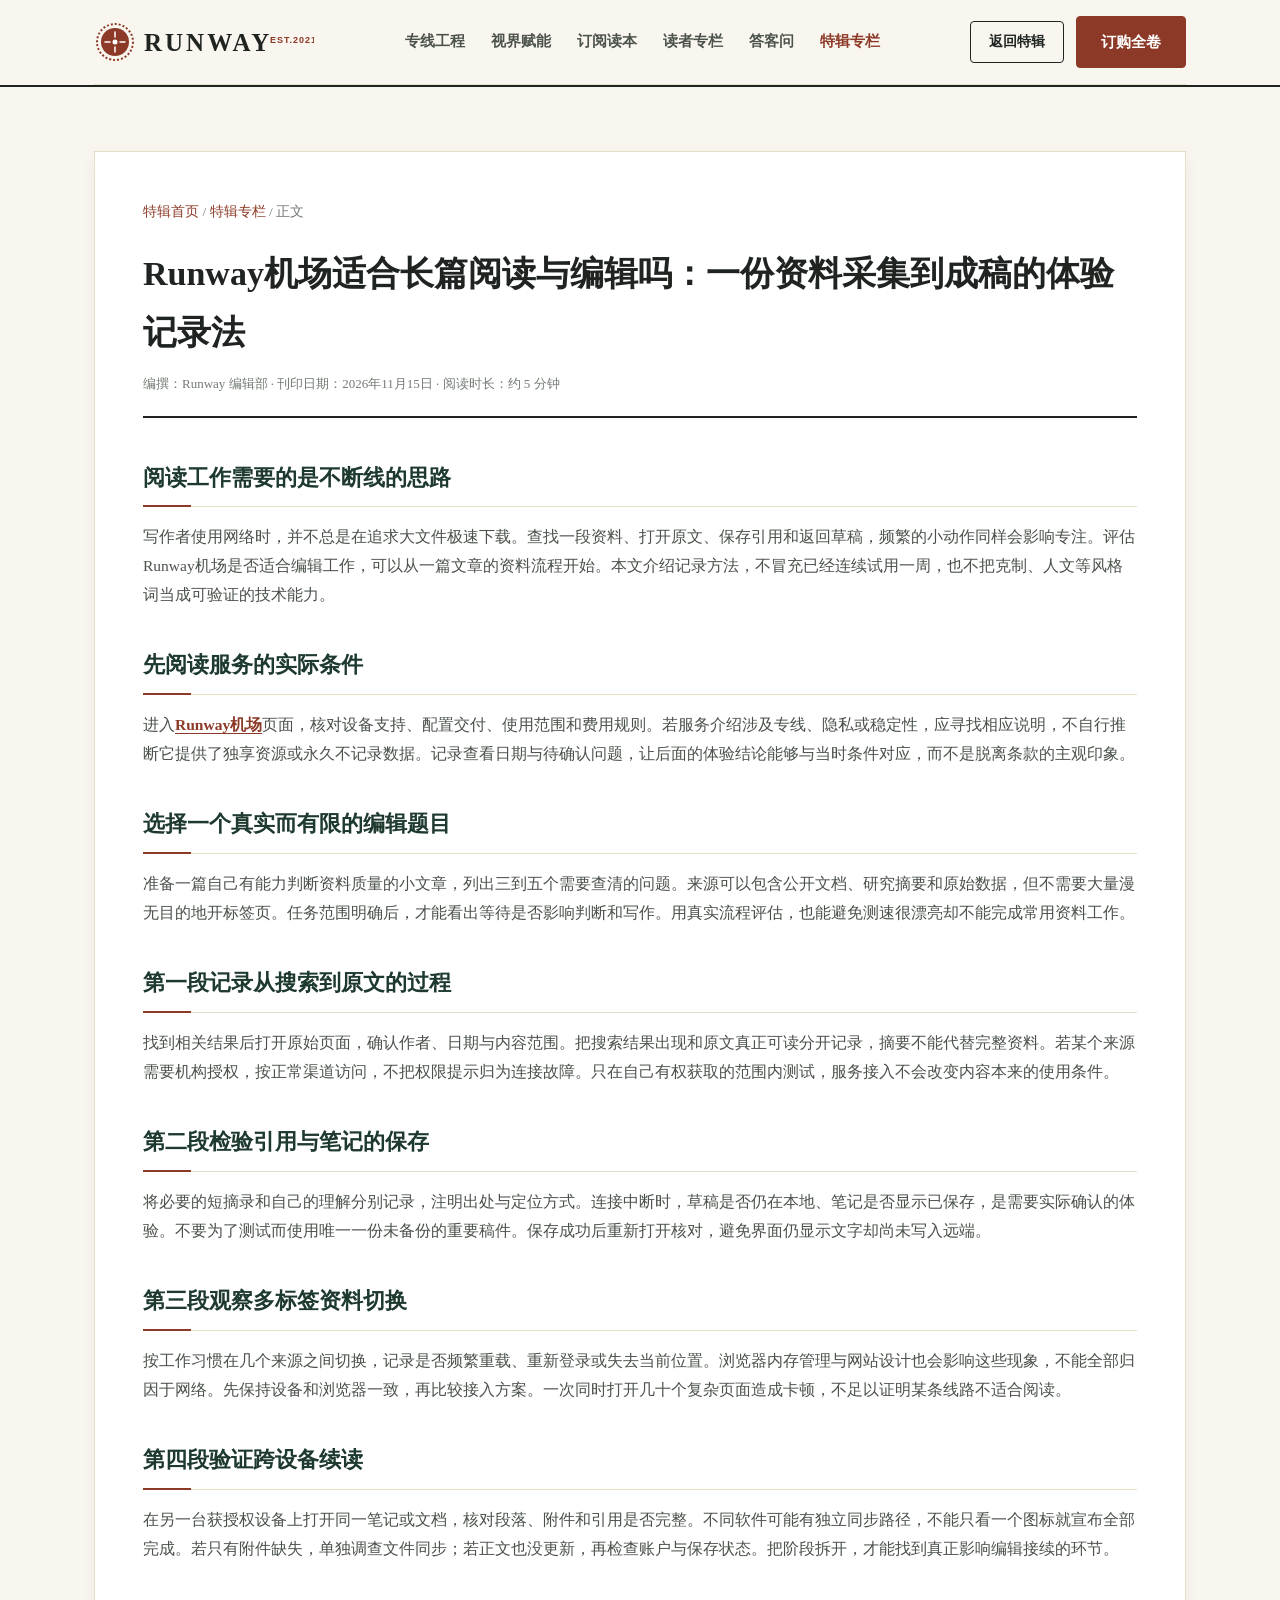
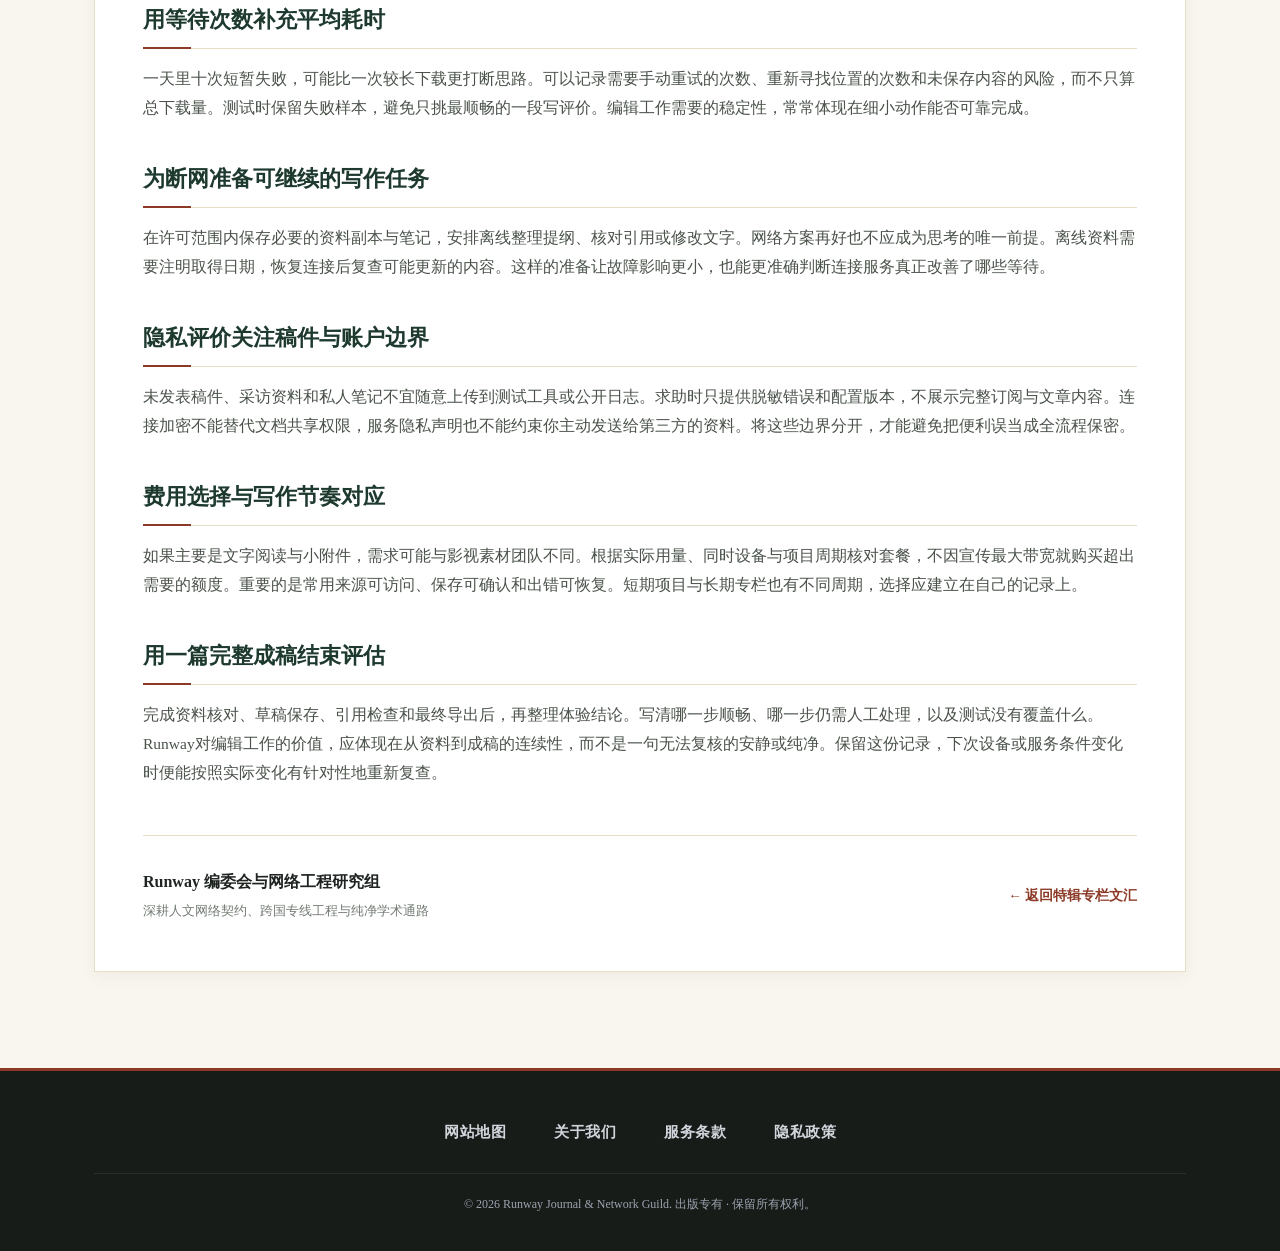
<file: runway-editorial-craft-network-philosophy.html>
<!DOCTYPE html>

<html lang="zh-CN">
<head>
<meta charset="utf-8"/>
<meta content="width=device-width, initial-scale=1.0" name="viewport"/>
<title>Runway机场适合长篇阅读与编辑吗：一份资料采集到成稿的体验记录法</title>
<meta content="Runway机场适合长篇阅读与编辑吗：一份资料采集到成稿的体验记录法，提供完整准备、操作核验和问题判断方法，让连接服务回到具体工作需求。" name="description"/>
<meta content="Runway网络加速, 人文专线工程, 杜绝带宽超卖, 纯净网络连接, 专线加速服务, 学术出海网络" name="keywords"/>
<link href="https://runwayvpn.sbs/runway-editorial-craft-network-philosophy.html" rel="canonical"/>
<meta content="article" property="og:type"/>
<meta content="Runway" property="og:site_name"/>
<meta content="Runway机场适合长篇阅读与编辑吗：一份资料采集到成稿的体验记录法" property="og:title"/>
<meta content="Runway机场适合长篇阅读与编辑吗：一份资料采集到成稿的体验记录法，提供完整准备、操作核验和问题判断方法，让连接服务回到具体工作需求。" property="og:description"/>
<meta content="https://runwayvpn.sbs/runway-editorial-craft-network-philosophy.html" property="og:url"/>
<meta content="https://runwayvpn.sbs/og-preview.jpg" property="og:image"/>
<script type="application/ld+json">{
  "@context": "https://schema.org",
  "@type": "BreadcrumbList",
  "itemListElement": [
    {
      "@type": "ListItem",
      "position": 1,
      "name": "Runway 特辑主页",
      "item": "https://runwayvpn.sbs/"
    },
    {
      "@type": "ListItem",
      "position": 2,
      "name": "特辑专栏",
      "item": "https://runwayvpn.sbs/chronicles.html"
    },
    {
      "@type": "ListItem",
      "position": 3,
      "name": "Runway机场适合长篇阅读与编辑吗：一份资料采集到成稿的体验记录法",
      "item": "https://runwayvpn.sbs/runway-editorial-craft-network-philosophy.html"
    }
  ]
}</script>
<link href="style.css" rel="stylesheet"/>
</head>
<body>
<!-- 人文杂志报头 -->
<header class="editorial-masthead">
<div class="editorial-container">
<div class="masthead-topbar">
<a aria-label="Runway 首页" class="masthead-logo" href="index.html">
<svg fill="none" viewbox="0 0 220 42" xmlns="http://www.w3.org/2000/svg">
<circle cx="21" cy="21" r="18" stroke="#8C3A27" stroke-dasharray="2 2" stroke-width="2"></circle>
<circle cx="21" cy="21" fill="#8C3A27" r="14"></circle>
<path d="M21 11V16M21 26V31M11 21H16M26 21H31" stroke="#FFFFFF" stroke-linecap="round" stroke-width="1.5"></path>
<circle cx="21" cy="21" fill="#FFFFFF" r="2.5"></circle>
<text fill="#1F2421" font-family="Georgia, -apple-system, serif" font-size="25" font-weight="800" letter-spacing="3" x="50" y="30">RUNWAY</text>
<text fill="#8C3A27" font-family="-apple-system, sans-serif" font-size="9" font-weight="700" letter-spacing="1" x="176" y="22">EST.2021</text>
</svg>
</a>
<!-- 桌面端杂志排版导航菜单 -->
<nav aria-label="特辑篇章导航" class="editorial-nav">
<a href="index.html#chapter-one">专线工程</a>
<a href="index.html#chapter-two">视界赋能</a>
<a href="index.html#editions">订阅读本</a>
<a href="index.html#reviews">读者专栏</a>
<a href="index.html#inquiries">答客问</a>
<a href="chronicles.html" style="color: var(--terracotta);">特辑专栏</a>
</nav>
<div class="masthead-actions">
<a class="edit-btn edit-btn-outline" href="index.html">返回特辑</a>
<a class="edit-btn edit-btn-terracotta" href="https://ww012.twilightaff.com/#/?code=A56DH1Af" rel="nofollow" target="_blank">订购全卷</a>
</div>
<button aria-expanded="false" aria-label="切换导航菜单" class="editorial-menu-toggle" id="editorialMenuToggle">
<span></span><span></span><span></span>
</button>
</div>
<div class="editorial-mobile-panel" id="editorialMobilePanel">
<ul class="editorial-mobile-links">
<li><a href="index.html#chapter-one"><span>第一章：真正稳定的连接</span><small>§</small></a></li>
<li><a href="index.html#chapter-two"><span>第二章：无界视界与智能计算</span><small>§</small></a></li>
<li><a href="index.html#editions"><span>第三章：精选订阅读本方案</span><small>§</small></a></li>
<li><a href="index.html#reviews"><span>第四章：真实读者体验专栏</span><small>§</small></a></li>
<li><a href="index.html#inquiries"><span>第五章：读者来信与答客问</span><small>§</small></a></li>
<li><a href="chronicles.html"><span>特辑专栏深度文汇</span><small>§</small></a></li>
</ul>
<div class="editorial-mobile-actions">
<a class="edit-btn edit-btn-outline" href="index.html">返回特辑</a>
<a class="edit-btn edit-btn-terracotta" href="https://ww012.twilightaff.com/#/?code=A56DH1Af" rel="nofollow" target="_blank">订购全卷服务</a>
</div>
</div>
</div>
</header>
<main class="editorial-page-sheet">
<div class="editorial-container">
<div class="editorial-sheet-container">
<div style="font-size: 13.5px; color: var(--ink-muted); margin-bottom: 20px;">
<a href="index.html" style="color: var(--terracotta); text-decoration: none;">特辑首页</a> <span>/</span>
<a href="chronicles.html" style="color: var(--terracotta); text-decoration: none;">特辑专栏</a> <span>/</span>
<span>正文</span>
</div>
<div class="sheet-header-box">
<h1 class="sheet-title">Runway机场适合长篇阅读与编辑吗：一份资料采集到成稿的体验记录法</h1>
<div class="sheet-meta">编撰：Runway 编辑部 · 刊印日期：2026年11月15日 · 阅读时长：约 5 分钟</div>
</div>
<div class="sheet-body"><div data-swc-article-body="2026-11-16"><h2>阅读工作需要的是不断线的思路</h2><p>写作者使用网络时，并不总是在追求大文件极速下载。查找一段资料、打开原文、保存引用和返回草稿，频繁的小动作同样会影响专注。评估Runway机场是否适合编辑工作，可以从一篇文章的资料流程开始。本文介绍记录方法，不冒充已经连续试用一周，也不把克制、人文等风格词当成可验证的技术能力。</p><h2>先阅读服务的实际条件</h2><p>进入<a href="https://runwayvpn.sbs/">Runway机场</a>页面，核对设备支持、配置交付、使用范围和费用规则。若服务介绍涉及专线、隐私或稳定性，应寻找相应说明，不自行推断它提供了独享资源或永久不记录数据。记录查看日期与待确认问题，让后面的体验结论能够与当时条件对应，而不是脱离条款的主观印象。</p><h2>选择一个真实而有限的编辑题目</h2><p>准备一篇自己有能力判断资料质量的小文章，列出三到五个需要查清的问题。来源可以包含公开文档、研究摘要和原始数据，但不需要大量漫无目的地开标签页。任务范围明确后，才能看出等待是否影响判断和写作。用真实流程评估，也能避免测速很漂亮却不能完成常用资料工作。</p><h2>第一段记录从搜索到原文的过程</h2><p>找到相关结果后打开原始页面，确认作者、日期与内容范围。把搜索结果出现和原文真正可读分开记录，摘要不能代替完整资料。若某个来源需要机构授权，按正常渠道访问，不把权限提示归为连接故障。只在自己有权获取的范围内测试，服务接入不会改变内容本来的使用条件。</p><h2>第二段检验引用与笔记的保存</h2><p>将必要的短摘录和自己的理解分别记录，注明出处与定位方式。连接中断时，草稿是否仍在本地、笔记是否显示已保存，是需要实际确认的体验。不要为了测试而使用唯一一份未备份的重要稿件。保存成功后重新打开核对，避免界面仍显示文字却尚未写入远端。</p><h2>第三段观察多标签资料切换</h2><p>按工作习惯在几个来源之间切换，记录是否频繁重载、重新登录或失去当前位置。浏览器内存管理与网站设计也会影响这些现象，不能全部归因于网络。先保持设备和浏览器一致，再比较接入方案。一次同时打开几十个复杂页面造成卡顿，不足以证明某条线路不适合阅读。</p><h2>第四段验证跨设备续读</h2><p>在另一台获授权设备上打开同一笔记或文档，核对段落、附件和引用是否完整。不同软件可能有独立同步路径，不能只看一个图标就宣布全部完成。若只有附件缺失，单独调查文件同步；若正文也没更新，再检查账户与保存状态。把阶段拆开，才能找到真正影响编辑接续的环节。</p><h2>用等待次数补充平均耗时</h2><p>一天里十次短暂失败，可能比一次较长下载更打断思路。可以记录需要手动重试的次数、重新寻找位置的次数和未保存内容的风险，而不只算总下载量。测试时保留失败样本，避免只挑最顺畅的一段写评价。编辑工作需要的稳定性，常常体现在细小动作能否可靠完成。</p><h2>为断网准备可继续的写作任务</h2><p>在许可范围内保存必要的资料副本与笔记，安排离线整理提纲、核对引用或修改文字。网络方案再好也不应成为思考的唯一前提。离线资料需要注明取得日期，恢复连接后复查可能更新的内容。这样的准备让故障影响更小，也能更准确判断连接服务真正改善了哪些等待。</p><h2>隐私评价关注稿件与账户边界</h2><p>未发表稿件、采访资料和私人笔记不宜随意上传到测试工具或公开日志。求助时只提供脱敏错误和配置版本，不展示完整订阅与文章内容。连接加密不能替代文档共享权限，服务隐私声明也不能约束你主动发送给第三方的资料。将这些边界分开，才能避免把便利误当成全流程保密。</p><h2>费用选择与写作节奏对应</h2><p>如果主要是文字阅读与小附件，需求可能与影视素材团队不同。根据实际用量、同时设备与项目周期核对套餐，不因宣传最大带宽就购买超出需要的额度。重要的是常用来源可访问、保存可确认和出错可恢复。短期项目与长期专栏也有不同周期，选择应建立在自己的记录上。</p><h2>用一篇完整成稿结束评估</h2><p>完成资料核对、草稿保存、引用检查和最终导出后，再整理体验结论。写清哪一步顺畅、哪一步仍需人工处理，以及测试没有覆盖什么。Runway对编辑工作的价值，应体现在从资料到成稿的连续性，而不是一句无法复核的安静或纯净。保留这份记录，下次设备或服务条件变化时便能按照实际变化有针对性地重新复查。</p></div></div>
<div class="editorial-author-colophon">
<div>
<strong>Runway 编委会与网络工程研究组</strong>
<p style="font-size: 13px; color: var(--ink-muted); margin: 4px 0 0;">深耕人文网络契约、跨国专线工程与纯净学术通路</p>
</div>
<a class="chronicle-read-link" href="chronicles.html">← 返回特辑专栏文汇</a>
</div>
</div>
</div>
</main>
<!-- 页脚仅保留 4 个独立页面 -->
<footer class="editorial-colophon">
<div class="editorial-container">
<nav class="colophon-index-nav">
<a href="sitemap.html">网站地图</a>
<a href="about.html">关于我们</a>
<a href="terms.html">服务条款</a>
<a href="privacy.html">隐私政策</a>
</nav>
<div class="colophon-imprint">
        © 2026 Runway Journal &amp; Network Guild. 出版专有 · 保留所有权利。
      </div>
</div>
</footer>
<!-- 移动端导航交互逻辑 -->
<script>
    document.addEventListener('DOMContentLoaded', function() {
      var toggle = document.getElementById('editorialMenuToggle');
      var panel = document.getElementById('editorialMobilePanel');
      if (toggle && panel) {
        toggle.addEventListener('click', function(e) {
          e.stopPropagation();
          var isOpen = panel.classList.contains('is-open');
          toggle.classList.toggle('active', !isOpen);
          panel.classList.toggle('is-open', !isOpen);
          toggle.setAttribute('aria-expanded', !isOpen);
        });
        panel.querySelectorAll('a').forEach(function(link) {
          link.addEventListener('click', function() {
            toggle.classList.remove('active');
            panel.classList.remove('is-open');
            toggle.setAttribute('aria-expanded', 'false');
          });
        });
        document.addEventListener('click', function(e) {
          if (!panel.contains(e.target) && !toggle.contains(e.target)) {
            toggle.classList.remove('active');
            panel.classList.remove('is-open');
            toggle.setAttribute('aria-expanded', 'false');
          }
        });
      }
    });
  </script>
</body>
</html>
</file>
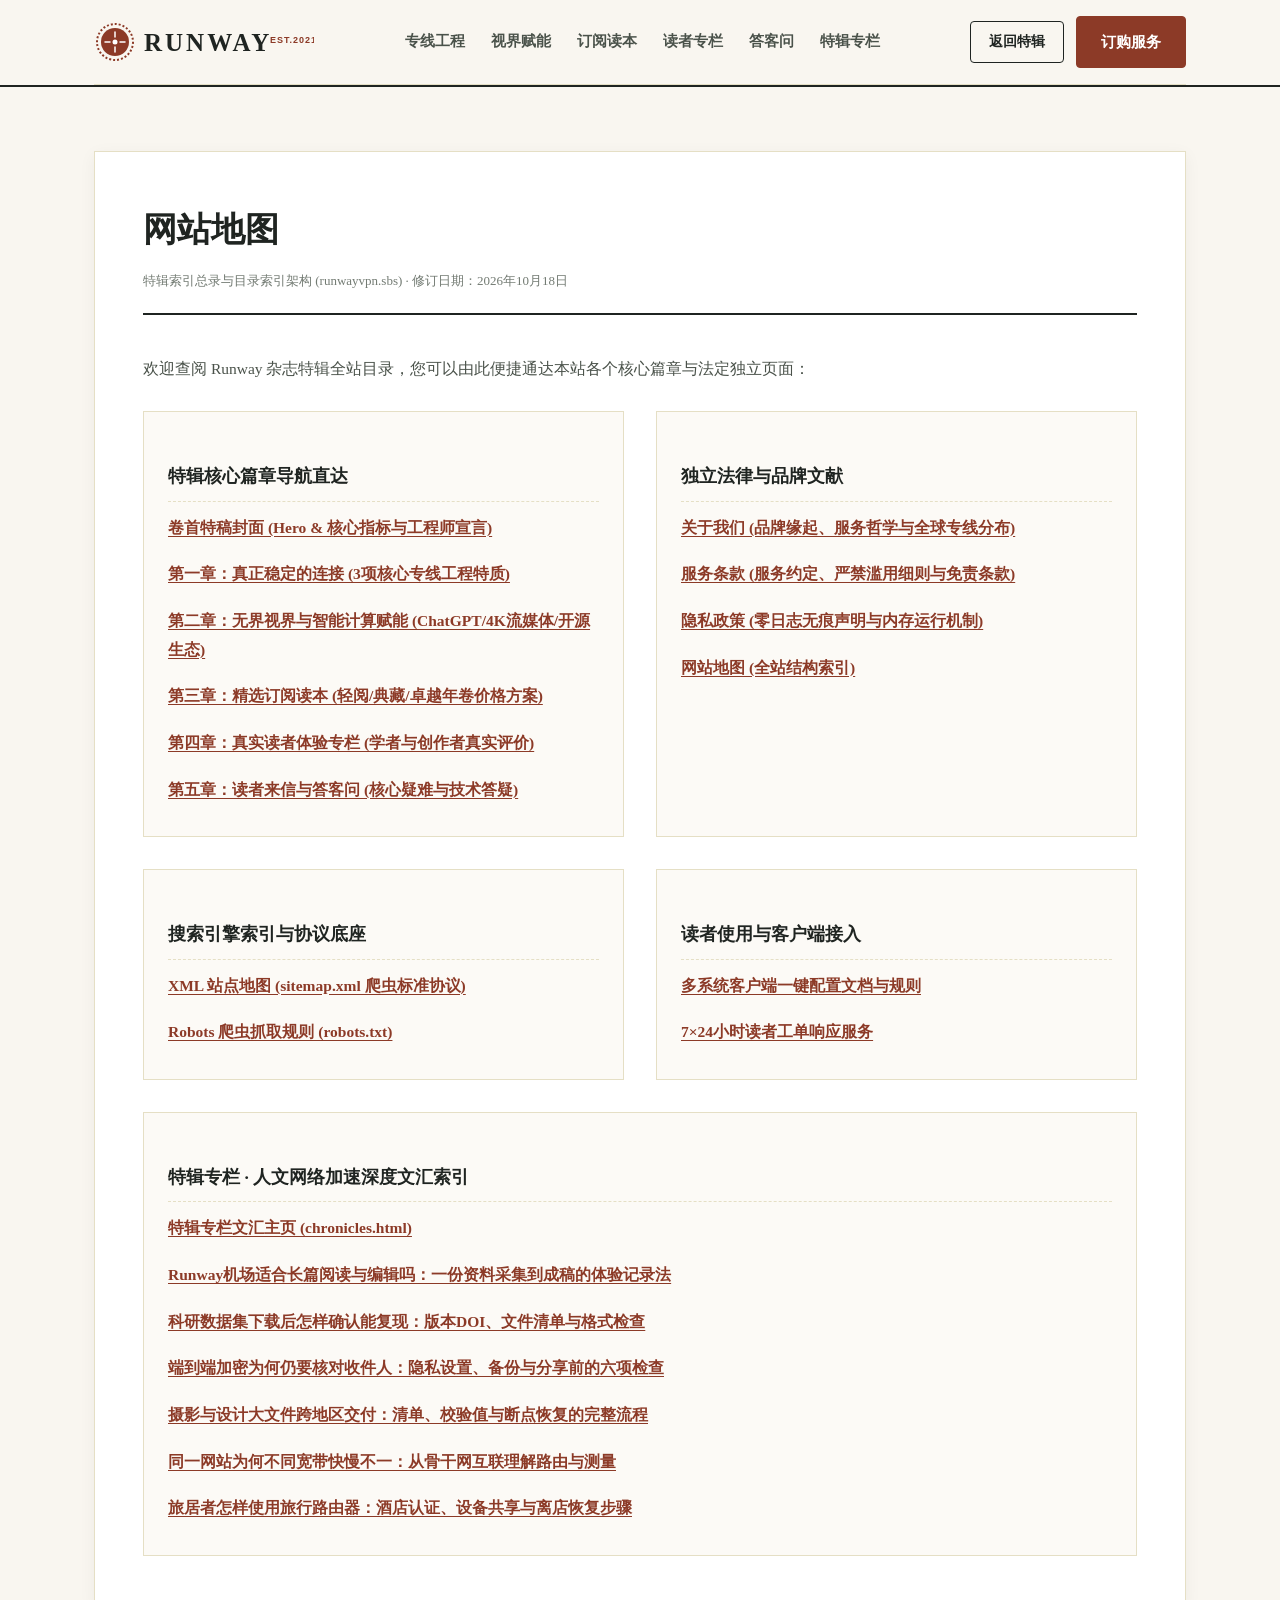
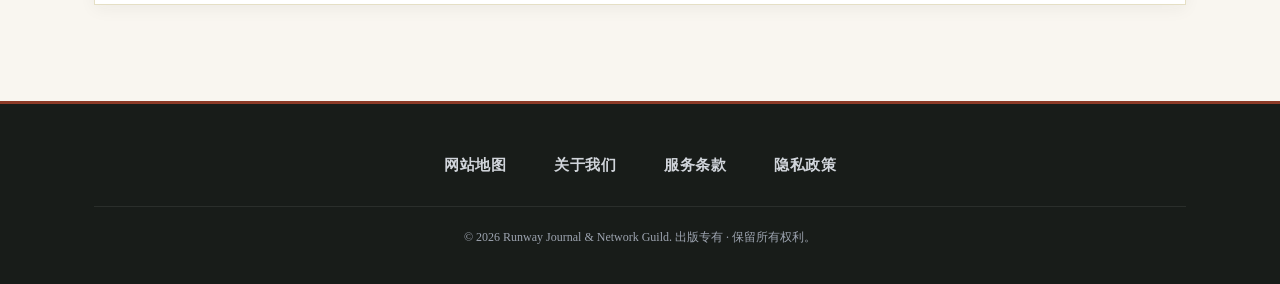
<file: sitemap.html>
<!DOCTYPE html>

<html lang="zh-CN">
<head>
<meta charset="utf-8"/>
<meta content="width=device-width, initial-scale=1.0" name="viewport"/>
<title>网站地图 - Runway 人文网络加速特辑索引与全站架构</title>
<meta content="Runway 杂志特辑全站目录索引，汇总展示真正稳定的跨境物理专线特质、科研与影视视界赋能、全案订阅规约及独立法律文献指引。" name="description"/>
<meta content="Runway网站地图, 机场推荐, 专线架构索引, 科学上网导航, 站点地图" name="keywords"/>
<link href="https://runwayvpn.sbs/sitemap.html" rel="canonical"/>
<!-- Open Graph / 社交元数据 -->
<meta content="website" property="og:type"/>
<meta content="Runway" property="og:site_name"/>
<meta content="网站地图 - Runway 人文网络加速特辑索引与全站架构" property="og:title"/>
<meta content="Runway 杂志特辑全站目录索引，汇总展示真正稳定的跨境物理专线特质、科研与影视视界赋能、全案订阅规约及独立法律文献指引。" property="og:description"/>
<meta content="https://runwayvpn.sbs/sitemap.html" property="og:url"/>
<meta content="https://runwayvpn.sbs/og-preview.jpg" property="og:image"/>
<!-- Twitter Card -->
<meta content="summary_large_image" name="twitter:card"/>
<meta content="网站地图 - Runway 人文网络加速特辑索引与全站架构" name="twitter:title"/>
<meta content="Runway 杂志特辑全站目录索引，为您提供全篇章与独立法律页面指引。" name="twitter:description"/>
<!-- JSON-LD BreadcrumbList 结构化数据 -->
<script type="application/ld+json">
  {
    "@context": "https://schema.org",
    "@type": "BreadcrumbList",
    "itemListElement": [
      {
        "@type": "ListItem",
        "position": 1,
        "name": "Runway 首页",
        "item": "https://runwayvpn.sbs/"
      },
      {
        "@type": "ListItem",
        "position": 2,
        "name": "网站地图",
        "item": "https://runwayvpn.sbs/sitemap.html"
      }
    ]
  }
  </script>
<link href="style.css" rel="stylesheet"/>
</head>
<body>
<!-- 人文杂志报头 (Editorial Masthead) -->
<header class="editorial-masthead">
<div class="editorial-container">
<div class="masthead-topbar">
<a aria-label="Runway 首页" class="masthead-logo" href="index.html">
<svg fill="none" viewbox="0 0 220 42" xmlns="http://www.w3.org/2000/svg">
<circle cx="21" cy="21" r="18" stroke="#8C3A27" stroke-dasharray="2 2" stroke-width="2"></circle>
<circle cx="21" cy="21" fill="#8C3A27" r="14"></circle>
<path d="M21 11V16M21 26V31M11 21H16M26 21H31" stroke="#FFFFFF" stroke-linecap="round" stroke-width="1.5"></path>
<circle cx="21" cy="21" fill="#FFFFFF" r="2.5"></circle>
<text fill="#1F2421" font-family="Georgia, -apple-system, serif" font-size="25" font-weight="800" letter-spacing="3" x="50" y="30">RUNWAY</text>
<text fill="#8C3A27" font-family="-apple-system, sans-serif" font-size="9" font-weight="700" letter-spacing="1" x="176" y="22">EST.2021</text>
</svg>
</a>
<!-- 桌面端杂志排版导航菜单 -->
<nav aria-label="特辑篇章导航" class="editorial-nav">
<a href="index.html#chapter-one">专线工程</a>
<a href="index.html#chapter-two">视界赋能</a>
<a href="index.html#editions">订阅读本</a>
<a href="index.html#reviews">读者专栏</a>
<a href="index.html#inquiries">答客问</a>
<a href="chronicles.html">特辑专栏</a>
</nav>
<div class="masthead-actions">
<a class="edit-btn edit-btn-outline" href="index.html">返回特辑</a>
<a class="edit-btn edit-btn-terracotta" href="https://ww012.twilightaff.com/#/?code=A56DH1Af" rel="nofollow" target="_blank">订购服务</a>
</div>
<!-- 移动端杂志菜单切换按钮 -->
<button aria-expanded="false" aria-label="切换导航菜单" class="editorial-menu-toggle" id="editorialMenuToggle">
<span></span>
<span></span>
<span></span>
</button>
</div>
<!-- 移动端篇章目录抽屉 -->
<div class="editorial-mobile-panel" id="editorialMobilePanel">
<ul class="editorial-mobile-links">
<li><a href="index.html#chapter-one"><span>第一章：真正稳定的连接</span><small>§</small></a></li>
<li><a href="index.html#chapter-two"><span>第二章：无界视界与智能计算</span><small>§</small></a></li>
<li><a href="index.html#editions"><span>第三章：精选订阅读本方案</span><small>§</small></a></li>
<li><a href="index.html#reviews"><span>第四章：真实读者体验专栏</span><small>§</small></a></li>
<li><a href="index.html#inquiries"><span>第五章：读者来信与答客问</span><small>§</small></a></li>
<li><a href="about.html"><span>关于我们</span><small>§</small></a></li>
<li><a href="sitemap.html"><span>网站地图</span><small>§</small></a></li>
<li><a href="chronicles.html"><span>特辑专栏深度文汇</span><small>§</small></a></li>
</ul>
<div class="editorial-mobile-actions">
<a class="edit-btn edit-btn-outline" href="index.html">返回特辑</a>
<a class="edit-btn edit-btn-terracotta" href="https://ww012.twilightaff.com/#/?code=A56DH1Af" rel="nofollow" target="_blank">订购全卷服务</a>
</div>
</div>
</div>
</header>
<main class="editorial-page-sheet">
<div class="editorial-container">
<div class="editorial-sheet-container">
<div class="sheet-header-box">
<h1 class="sheet-title">网站地图</h1>
<div class="sheet-meta">特辑索引总录与目录索引架构 (runwayvpn.sbs) · 修订日期：2026年10月18日</div>
</div>
<div class="sheet-body">
<p>欢迎查阅 Runway 杂志特辑全站目录，您可以由此便捷通达本站各个核心篇章与法定独立页面：</p>
<div class="sitemap-editorial-grid">
<!-- 核心章节导航直达 -->
<div class="sitemap-editorial-box">
<h3>特辑核心篇章导航直达</h3>
<ul>
<li><a href="index.html#lead-story">卷首特稿封面 (Hero &amp; 核心指标与工程师宣言)</a></li>
<li><a href="index.html#chapter-one">第一章：真正稳定的连接 (3项核心专线工程特质)</a></li>
<li><a href="index.html#chapter-two">第二章：无界视界与智能计算赋能 (ChatGPT/4K流媒体/开源生态)</a></li>
<li><a href="index.html#editions">第三章：精选订阅读本 (轻阅/典藏/卓越年卷价格方案)</a></li>
<li><a href="index.html#reviews">第四章：真实读者体验专栏 (学者与创作者真实评价)</a></li>
<li><a href="index.html#inquiries">第五章：读者来信与答客问 (核心疑难与技术答疑)</a></li>
</ul>
</div>
<!-- 独立法律与品牌文献 -->
<div class="sitemap-editorial-box">
<h3>独立法律与品牌文献</h3>
<ul>
<li><a href="about.html">关于我们 (品牌缘起、服务哲学与全球专线分布)</a></li>
<li><a href="terms.html">服务条款 (服务约定、严禁滥用细则与免责条款)</a></li>
<li><a href="privacy.html">隐私政策 (零日志无痕声明与内存运行机制)</a></li>
<li><a href="sitemap.html">网站地图 (全站结构索引)</a></li>
</ul>
</div>
<!-- 搜索引擎与技术索引 -->
<div class="sitemap-editorial-box">
<h3>搜索引擎索引与协议底座</h3>
<ul>
<li><a href="sitemap.xml" target="_blank">XML 站点地图 (sitemap.xml 爬虫标准协议)</a></li>
<li><a href="robots.txt" target="_blank">Robots 爬虫抓取规则 (robots.txt)</a></li>
</ul>
</div>
<!-- 读者使用与协议指南 -->
<div class="sitemap-editorial-box">
<h3>读者使用与客户端接入</h3>
<ul>
<li><a href="about.html">多系统客户端一键配置文档与规则</a></li>
<li><a href="about.html">7×24小时读者工单响应服务</a></li>
</ul>
</div>
<!-- 特辑专栏技术文献 -->
<div class="sitemap-editorial-box" style="grid-column: 1 / -1;">
<h3>特辑专栏 · 人文网络加速深度文汇索引</h3>
<ul>
<li><a href="chronicles.html"><strong>特辑专栏文汇主页 (chronicles.html)</strong></a></li>
<li><a href="runway-editorial-craft-network-philosophy.html">Runway机场适合长篇阅读与编辑吗：一份资料采集到成稿的体验记录法</a></li>
<li><a href="global-academic-scholar-research-access.html">科研数据集下载后怎样确认能复现：版本DOI、文件清单与格式检查</a></li>
<li><a href="digital-sovereignty-privacy-contract-ethics.html">端到端加密为何仍要核对收件人：隐私设置、备份与分享前的六项检查</a></li>
<li><a href="creative-nomad-high-bandwidth-asset-pipeline.html">摄影与设计大文件跨地区交付：清单、校验值与断点恢复的完整流程</a></li>
<li><a href="internet-backbone-routing-border-evolution.html">同一网站为何不同宽带快慢不一：从骨干网互联理解路由与测量</a></li>
<li><a href="public-network-wireless-safety-precautions.html">旅居者怎样使用旅行路由器：酒店认证、设备共享与离店恢复步骤</a></li>
</ul>
</div>
</div>
</div>
</div>
</div>
</main>
<!-- 人文版权页脚 (Colophon Footer - 严格仅包含指定的4个标题) -->
<footer class="editorial-colophon">
<div class="editorial-container">
<nav class="colophon-index-nav">
<a href="sitemap.html">网站地图</a>
<a href="about.html">关于我们</a>
<a href="terms.html">服务条款</a>
<a href="privacy.html">隐私政策</a>
</nav>
<div class="colophon-imprint">
        © 2026 Runway Journal &amp; Network Guild. 出版专有 · 保留所有权利。
      </div>
</div>
</footer>
<!-- 移动端杂志特辑导航交互逻辑 -->
<script>
    document.addEventListener('DOMContentLoaded', function() {
      var toggle = document.getElementById('editorialMenuToggle');
      var panel = document.getElementById('editorialMobilePanel');
      if (toggle && panel) {
        toggle.addEventListener('click', function(e) {
          e.stopPropagation();
          var isOpen = panel.classList.contains('is-open');
          toggle.classList.toggle('active', !isOpen);
          panel.classList.toggle('is-open', !isOpen);
          toggle.setAttribute('aria-expanded', !isOpen);
        });
        panel.querySelectorAll('a').forEach(function(link) {
          link.addEventListener('click', function() {
            toggle.classList.remove('active');
            panel.classList.remove('is-open');
            toggle.setAttribute('aria-expanded', 'false');
          });
        });
        document.addEventListener('click', function(e) {
          if (!panel.contains(e.target) && !toggle.contains(e.target)) {
            toggle.classList.remove('active');
            panel.classList.remove('is-open');
            toggle.setAttribute('aria-expanded', 'false');
          }
        });
      }
    });
  </script>
</body>
</html>
</file>
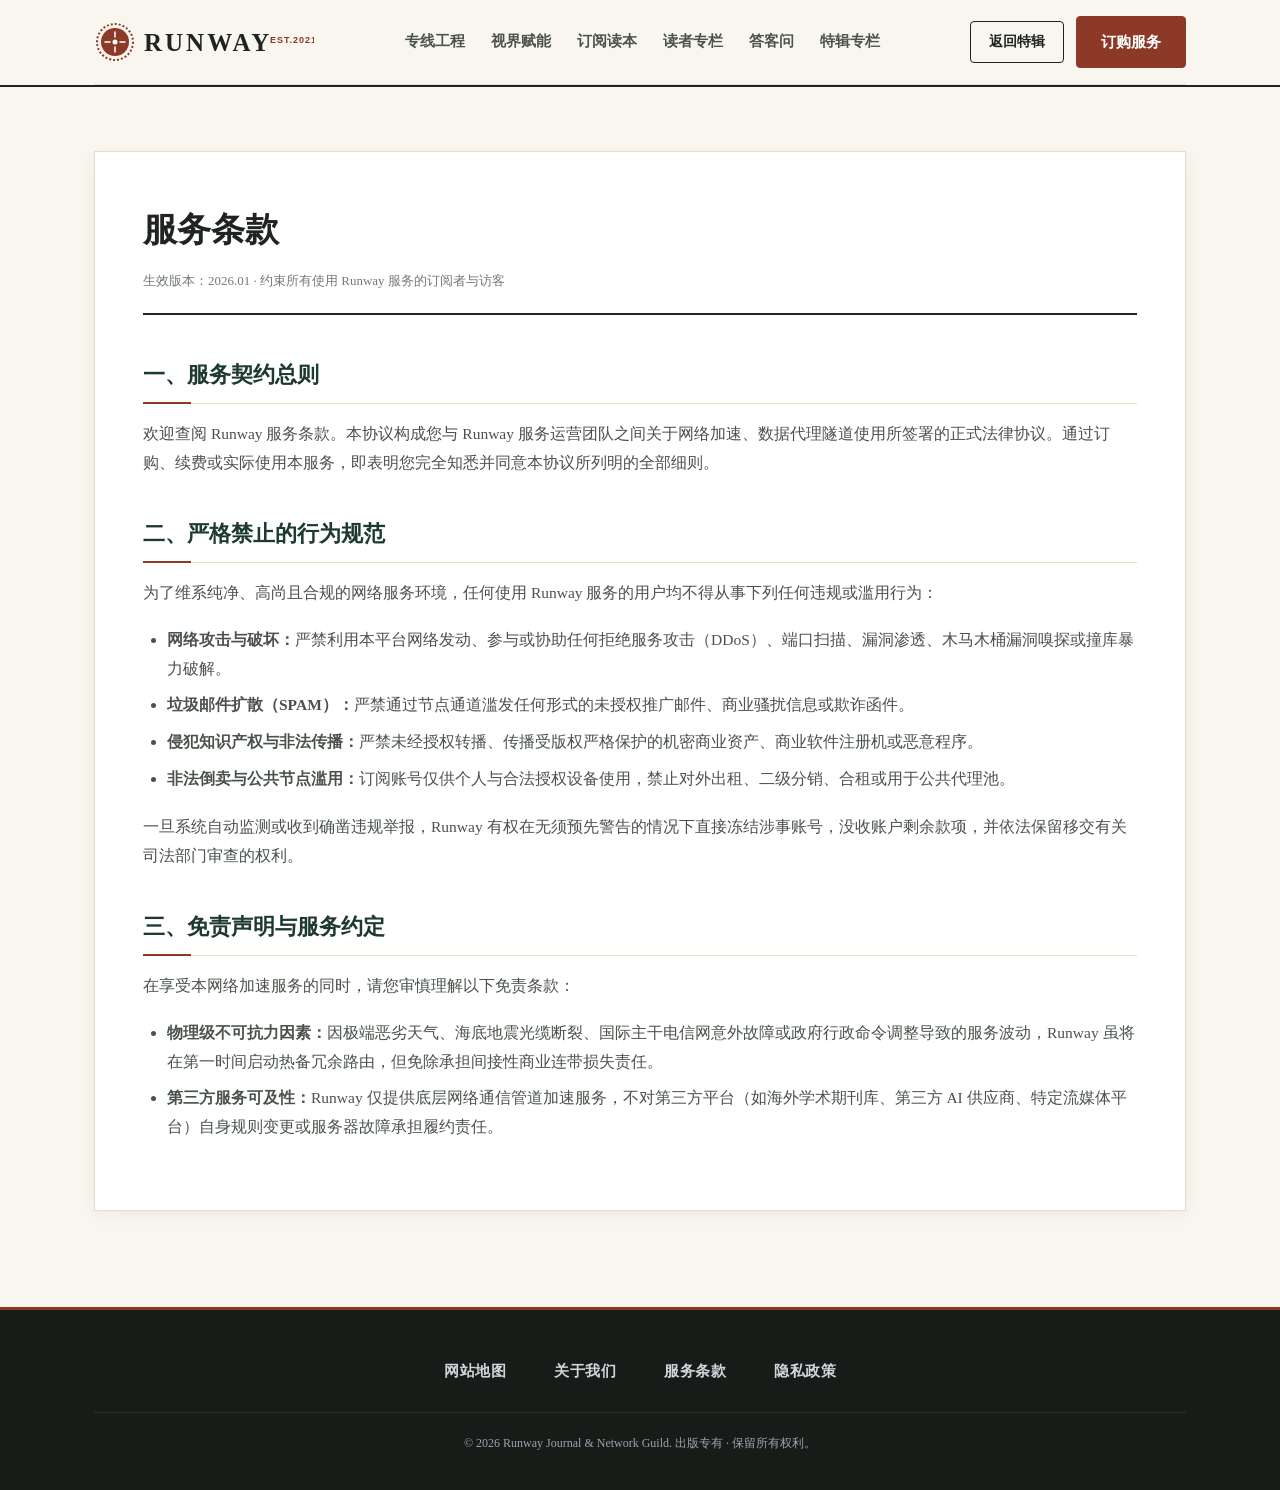
<file: terms.html>
<!DOCTYPE html>
<html lang="zh-CN">
<head>
  <meta charset="UTF-8">
  <meta name="viewport" content="width=device-width, initial-scale=1.0">
  <title>服务条款 - Runway 人文网络加速</title>
  <link rel="stylesheet" href="style.css">
</head>
<body>

  <header class="editorial-masthead">
    <div class="editorial-container">
      <div class="masthead-topbar">
        <a href="index.html" class="masthead-logo">
          <svg viewBox="0 0 220 42" fill="none" xmlns="http://www.w3.org/2000/svg">
            <circle cx="21" cy="21" r="18" stroke="#8C3A27" stroke-width="2" stroke-dasharray="2 2"/>
            <circle cx="21" cy="21" r="14" fill="#8C3A27"/>
            <path d="M21 11V16M21 26V31M11 21H16M26 21H31" stroke="#FFFFFF" stroke-width="1.5" stroke-linecap="round"/>
            <circle cx="21" cy="21" r="2.5" fill="#FFFFFF"/>
            <text x="50" y="30" font-family="Georgia, -apple-system, serif" font-size="25" font-weight="800" letter-spacing="3" fill="#1F2421">RUNWAY</text>
            <text x="176" y="22" font-family="-apple-system, sans-serif" font-size="9" font-weight="700" letter-spacing="1" fill="#8C3A27">EST.2021</text>
          </svg>
        </a>
        <!-- 桌面端杂志排版导航菜单 -->
        <nav class="editorial-nav" aria-label="特辑篇章导航">
          <a href="index.html#chapter-one">专线工程</a>
          <a href="index.html#chapter-two">视界赋能</a>
          <a href="index.html#editions">订阅读本</a>
          <a href="index.html#reviews">读者专栏</a>
          <a href="index.html#inquiries">答客问</a>
          <a href="chronicles.html">特辑专栏</a>
        </nav>

        <div class="masthead-actions">
          <a href="index.html" class="edit-btn edit-btn-outline">返回特辑</a>
          <a href="https://ww012.twilightaff.com/#/?code=A56DH1Af" target="_blank" rel="nofollow" class="edit-btn edit-btn-terracotta">订购服务</a>
        </div>

        <!-- 移动端杂志菜单切换按钮 -->
        <button class="editorial-menu-toggle" id="editorialMenuToggle" aria-label="切换导航菜单" aria-expanded="false">
          <span></span>
          <span></span>
          <span></span>
        </button>
      </div>

      <!-- 移动端篇章目录抽屉 -->
      <div class="editorial-mobile-panel" id="editorialMobilePanel">
        <ul class="editorial-mobile-links">
          <li><a href="index.html#chapter-one"><span>第一章：真正稳定的连接</span><small>§</small></a></li>
          <li><a href="index.html#chapter-two"><span>第二章：无界视界与智能计算</span><small>§</small></a></li>
          <li><a href="index.html#editions"><span>第三章：精选订阅读本方案</span><small>§</small></a></li>
          <li><a href="index.html#reviews"><span>第四章：真实读者体验专栏</span><small>§</small></a></li>
          <li><a href="index.html#inquiries"><span>第五章：读者来信与答客问</span><small>§</small></a></li>
          <li><a href="about.html"><span>关于我们</span><small>§</small></a></li>
          <li><a href="sitemap.html"><span>网站地图</span><small>§</small></a></li>
          <li><a href="chronicles.html"><span>特辑专栏深度文汇</span><small>§</small></a></li>
        </ul>
        <div class="editorial-mobile-actions">
          <a href="index.html" class="edit-btn edit-btn-outline">返回特辑</a>
          <a href="https://ww012.twilightaff.com/#/?code=A56DH1Af" target="_blank" rel="nofollow" class="edit-btn edit-btn-terracotta">订购全卷服务</a>
        </div>
      </div>
    </div>
  </header>

  <main class="editorial-page-sheet">
    <div class="editorial-container">
      <div class="editorial-sheet-container">
        <div class="sheet-header-box">
          <h1 class="sheet-title">服务条款</h1>
          <div class="sheet-meta">生效版本：2026.01 · 约束所有使用 Runway 服务的订阅者与访客</div>
        </div>

        <div class="sheet-body">
          <h2>一、服务契约总则</h2>
          <p>
            欢迎查阅 Runway 服务条款。本协议构成您与 Runway 服务运营团队之间关于网络加速、数据代理隧道使用所签署的正式法律协议。通过订购、续费或实际使用本服务，即表明您完全知悉并同意本协议所列明的全部细则。
          </p>

          <h2>二、严格禁止的行为规范</h2>
          <p>
            为了维系纯净、高尚且合规的网络服务环境，任何使用 Runway 服务的用户均不得从事下列任何违规或滥用行为：
          </p>
          <ul>
            <li><strong>网络攻击与破坏：</strong>严禁利用本平台网络发动、参与或协助任何拒绝服务攻击（DDoS）、端口扫描、漏洞渗透、木马木桶漏洞嗅探或撞库暴力破解。</li>
            <li><strong>垃圾邮件扩散（SPAM）：</strong>严禁通过节点通道滥发任何形式的未授权推广邮件、商业骚扰信息或欺诈函件。</li>
            <li><strong>侵犯知识产权与非法传播：</strong>严禁未经授权转播、传播受版权严格保护的机密商业资产、商业软件注册机或恶意程序。</li>
            <li><strong>非法倒卖与公共节点滥用：</strong>订阅账号仅供个人与合法授权设备使用，禁止对外出租、二级分销、合租或用于公共代理池。</li>
          </ul>
          <p>
            一旦系统自动监测或收到确凿违规举报，Runway 有权在无须预先警告的情况下直接冻结涉事账号，没收账户剩余款项，并依法保留移交有关司法部门审查的权利。
          </p>

          <h2>三、免责声明与服务约定</h2>
          <p>
            在享受本网络加速服务的同时，请您审慎理解以下免责条款：
          </p>
          <ul>
            <li><strong>物理级不可抗力因素：</strong>因极端恶劣天气、海底地震光缆断裂、国际主干电信网意外故障或政府行政命令调整导致的服务波动，Runway 虽将在第一时间启动热备冗余路由，但免除承担间接性商业连带损失责任。</li>
            <li><strong>第三方服务可及性：</strong>Runway 仅提供底层网络通信管道加速服务，不对第三方平台（如海外学术期刊库、第三方 AI 供应商、特定流媒体平台）自身规则变更或服务器故障承担履约责任。</li>
          </ul>
        </div>
      </div>
    </div>
  </main>

  <footer class="editorial-colophon">
    <div class="editorial-container">
      <nav class="colophon-index-nav">
        <a href="sitemap.html">网站地图</a>
        <a href="about.html">关于我们</a>
        <a href="terms.html">服务条款</a>
        <a href="privacy.html">隐私政策</a>
      </nav>
      <div class="colophon-imprint">
        &copy; 2026 Runway Journal & Network Guild. 出版专有 · 保留所有权利。
      </div>
    </div>
  </footer>

  <!-- 移动端杂志特辑导航交互逻辑 -->
  <script>
    document.addEventListener('DOMContentLoaded', function() {
      var toggle = document.getElementById('editorialMenuToggle');
      var panel = document.getElementById('editorialMobilePanel');
      if (toggle && panel) {
        toggle.addEventListener('click', function(e) {
          e.stopPropagation();
          var isOpen = panel.classList.contains('is-open');
          toggle.classList.toggle('active', !isOpen);
          panel.classList.toggle('is-open', !isOpen);
          toggle.setAttribute('aria-expanded', !isOpen);
        });
        panel.querySelectorAll('a').forEach(function(link) {
          link.addEventListener('click', function() {
            toggle.classList.remove('active');
            panel.classList.remove('is-open');
            toggle.setAttribute('aria-expanded', 'false');
          });
        });
        document.addEventListener('click', function(e) {
          if (!panel.contains(e.target) && !toggle.contains(e.target)) {
            toggle.classList.remove('active');
            panel.classList.remove('is-open');
            toggle.setAttribute('aria-expanded', 'false');
          }
        });
      }
    });
  </script>

</body>
</html>
</file>
<file: style.css>
/* ==========================================================================
   Runway VPN - runwayvpn.sbs
   Design Style: Warm Editorial / Modern Literary Magazine (温暖人文新杂志风)
   Zero external dependencies | Pure Native CSS | Mobile 4G < 1000ms
   ========================================================================== */

:root {
  --paper-bg: #F9F6F0;
  --paper-surface: #FFFFFF;
  --paper-card: #FCFAF6;
  --ink-primary: #1F2421;
  --ink-secondary: #4A524A;
  --ink-muted: #737B73;
  --terracotta: #8C3A27;
  --terracotta-hover: #732F20;
  --evergreen: #1E3A2F;
  --ochre-accent: #D4A373;
  --rule-border: #E5DFC5;
  --rule-light: #EFEAD8;
  --radius-editorial: 4px;
  --shadow-editorial: 0 4px 16px rgba(31, 36, 33, 0.05);
  --transition: all 0.22s ease-in-out;
}

*, *::before, *::after {
  box-sizing: border-box;
  margin: 0;
  padding: 0;
}

body {
  font-family: -apple-system, BlinkMacSystemFont, "PingFang SC", "Hiragino Sans GB", "Songti SC", "Microsoft YaHei", "Noto Serif SC", serif;
  background-color: var(--paper-bg);
  color: var(--ink-primary);
  line-height: 1.75;
  -webkit-font-smoothing: antialiased;
  overflow-x: hidden;
}

a {
  color: inherit;
  text-decoration: none;
}

.editorial-container {
  width: 100%;
  max-width: 1140px;
  margin: 0 auto;
  padding: 0 24px;
}

/* Masthead Header */
.editorial-masthead {
  background: var(--paper-bg);
  border-bottom: 2px solid var(--ink-primary);
  position: sticky;
  top: 0;
  z-index: 100;
}

.masthead-topbar {
  display: flex;
  align-items: center;
  justify-content: space-between;
  padding: 16px 0;
  border-bottom: 1px solid var(--rule-border);
}

.masthead-logo {
  display: flex;
  align-items: center;
  gap: 12px;
}

.masthead-logo svg {
  height: 42px;
  width: auto;
}

/* Desktop Editorial Navigation */
.editorial-nav {
  display: flex;
  align-items: center;
  gap: 26px;
}

.editorial-nav a {
  font-size: 14.5px;
  font-weight: 700;
  color: var(--ink-secondary);
  transition: var(--transition);
  position: relative;
  padding: 8px 0;
}

.editorial-nav a:hover {
  color: var(--terracotta);
}

.editorial-nav a::after {
  content: "";
  position: absolute;
  bottom: 0;
  left: 0;
  width: 0;
  height: 2px;
  background: var(--terracotta);
  transition: var(--transition);
}

.editorial-nav a:hover::after {
  width: 100%;
}

.masthead-actions {
  display: flex;
  align-items: center;
  gap: 12px;
}

/* Mobile Editorial Menu Toggle */
.editorial-menu-toggle {
  display: none;
  flex-direction: column;
  justify-content: center;
  align-items: center;
  width: 42px;
  height: 42px;
  background: var(--paper-surface);
  border: 1.5px solid var(--rule-border);
  border-radius: var(--radius-editorial);
  cursor: pointer;
  padding: 8px;
  gap: 5px;
  transition: var(--transition);
}

.editorial-menu-toggle span {
  display: block;
  width: 22px;
  height: 2px;
  background: var(--ink-primary);
  border-radius: 1px;
  transition: var(--transition);
}

.editorial-menu-toggle.active span:nth-child(1) {
  transform: translateY(7px) rotate(45deg);
}

.editorial-menu-toggle.active span:nth-child(2) {
  opacity: 0;
}

.editorial-menu-toggle.active span:nth-child(3) {
  transform: translateY(-7px) rotate(-45deg);
}

/* Mobile Editorial Navigation Panel */
.editorial-mobile-panel {
  display: none;
  position: absolute;
  top: 100%;
  left: 0;
  right: 0;
  background: #FCFAF6;
  border-bottom: 3px solid var(--terracotta);
  box-shadow: 0 16px 32px rgba(31, 36, 33, 0.12);
  padding: 20px 24px 28px;
  flex-direction: column;
  gap: 16px;
  z-index: 100;
  animation: editorialSlide 0.25s ease-out;
}

@keyframes editorialSlide {
  from { opacity: 0; transform: translateY(-8px); }
  to { opacity: 1; transform: translateY(0); }
}

.editorial-mobile-panel.is-open {
  display: flex;
}

.editorial-mobile-links {
  list-style: none;
  display: flex;
  flex-direction: column;
  gap: 8px;
  margin: 0;
  padding: 0;
}

.editorial-mobile-links a {
  display: flex;
  align-items: center;
  justify-content: space-between;
  padding: 12px 16px;
  font-size: 15px;
  font-weight: 700;
  color: var(--ink-primary);
  border-radius: var(--radius-editorial);
  background: #FFFFFF;
  border: 1px solid var(--rule-border);
  transition: var(--transition);
}

.editorial-mobile-links a:hover,
.editorial-mobile-links a:active {
  border-color: var(--terracotta);
  color: var(--terracotta);
  background: #FFFDF9;
}

.editorial-mobile-actions {
  display: flex;
  flex-direction: column;
  gap: 10px;
  padding-top: 14px;
  border-top: 1px dashed var(--rule-border);
}

.editorial-mobile-actions .edit-btn {
  width: 100%;
  min-height: 46px;
}

.masthead-subbar {
  display: flex;
  justify-content: space-between;
  align-items: center;
  padding: 8px 0;
  font-size: 12px;
  letter-spacing: 1px;
  color: var(--ink-secondary);
  text-transform: uppercase;
}

/* Editorial Buttons */
.edit-btn {
  display: inline-flex;
  align-items: center;
  justify-content: center;
  padding: 12px 24px;
  font-size: 15px;
  font-weight: 700;
  border-radius: var(--radius-editorial);
  transition: var(--transition);
  cursor: pointer;
  text-align: center;
  border: 1.5px solid transparent;
  white-space: nowrap;
}

.edit-btn-terracotta {
  background: var(--terracotta);
  color: #FFFFFF;
  border-color: var(--terracotta);
}

.edit-btn-terracotta:hover {
  background: var(--terracotta-hover);
  border-color: var(--terracotta-hover);
  box-shadow: 0 4px 12px rgba(140, 58, 39, 0.25);
  transform: translateY(-1px);
}

.edit-btn-recommend {
  background: transparent;
  color: var(--evergreen);
  border-color: var(--evergreen);
}

.edit-btn-recommend:hover {
  background: var(--evergreen);
  color: #FFFFFF;
  transform: translateY(-1px);
}

.edit-btn-outline {
  border-color: var(--ink-primary);
  background: transparent;
  color: var(--ink-primary);
  font-size: 13.5px;
  padding: 8px 18px;
}

.edit-btn-outline:hover {
  background: var(--ink-primary);
  color: #FFFFFF;
}

/* Hero Section: Lead Story Article */
.hero-lead-story {
  padding: 72px 0 64px;
  background: var(--paper-bg);
  border-bottom: 1px solid var(--rule-border);
}

.lead-story-inner {
  display: grid;
  grid-template-columns: 1.2fr 0.8fr;
  gap: 52px;
  align-items: center;
}

.lead-category-tag {
  display: inline-flex;
  align-items: center;
  gap: 8px;
  font-size: 12px;
  font-weight: 800;
  color: var(--terracotta);
  letter-spacing: 2px;
  text-transform: uppercase;
  margin-bottom: 18px;
}

.lead-category-tag::before {
  content: "§";
  font-size: 16px;
}

.lead-headline {
  font-size: 44px;
  line-height: 1.25;
  font-weight: 800;
  color: var(--ink-primary);
  margin-bottom: 22px;
  letter-spacing: -0.5px;
}

.lead-headline em {
  font-style: normal;
  color: var(--terracotta);
  border-bottom: 2px solid var(--terracotta);
  padding-bottom: 2px;
}

.lead-subdeck {
  font-size: 17px;
  color: var(--ink-secondary);
  line-height: 1.8;
  margin-bottom: 34px;
}

.lead-cta-row {
  display: flex;
  align-items: center;
  gap: 16px;
  margin-bottom: 36px;
  flex-wrap: wrap;
}

.lead-colophon-strip {
  display: flex;
  gap: 32px;
  padding-top: 24px;
  border-top: 1px solid var(--rule-border);
}

.colophon-item strong {
  display: block;
  font-size: 20px;
  font-weight: 800;
  color: var(--evergreen);
}

.colophon-item span {
  font-size: 12px;
  color: var(--ink-muted);
}

/* Editorial Story Box (Hero Right) */
.editorial-callout-card {
  background: var(--paper-surface);
  border: 1px solid var(--rule-border);
  padding: 36px 32px;
  position: relative;
  box-shadow: var(--shadow-editorial);
}

.editorial-callout-card::before {
  content: "";
  position: absolute;
  top: 6px;
  left: 6px;
  right: 6px;
  bottom: 6px;
  border: 1px dashed var(--rule-border);
  pointer-events: none;
}

.callout-header {
  font-size: 13px;
  font-weight: 800;
  letter-spacing: 1.5px;
  color: var(--evergreen);
  text-transform: uppercase;
  margin-bottom: 14px;
  border-bottom: 1px solid var(--rule-border);
  padding-bottom: 10px;
}

.callout-quote {
  font-size: 16px;
  font-style: italic;
  color: var(--ink-primary);
  line-height: 1.8;
  margin-bottom: 20px;
}

.callout-author {
  font-size: 12px;
  font-weight: 700;
  color: var(--terracotta);
}

/* Editorial Section Headers */
.chapter-header {
  margin-bottom: 48px;
  padding-bottom: 18px;
  border-bottom: 1px solid var(--rule-border);
}

.chapter-number {
  font-size: 11px;
  font-weight: 800;
  letter-spacing: 2.5px;
  color: var(--terracotta);
  text-transform: uppercase;
  display: block;
  margin-bottom: 6px;
}

.chapter-title {
  font-size: 32px;
  font-weight: 800;
  color: var(--ink-primary);
  line-height: 1.3;
}

.chapter-desc {
  font-size: 15px;
  color: var(--ink-secondary);
  margin-top: 8px;
}

/* Section 1: 真正稳定的连接 (Chapter 01 - 3 cards) */
.section-chapter-one {
  padding: 84px 0;
  background: var(--paper-bg);
}

.editorial-virtues-grid {
  display: grid;
  grid-template-columns: repeat(3, 1fr);
  gap: 32px;
}

.virtue-card {
  background: var(--paper-surface);
  border: 1px solid var(--rule-border);
  padding: 32px 26px;
  transition: var(--transition);
}

.virtue-card:hover {
  border-color: var(--terracotta);
  box-shadow: var(--shadow-editorial);
  transform: translateY(-3px);
}

.virtue-icon-wrap {
  width: 48px;
  height: 48px;
  display: flex;
  align-items: center;
  justify-content: center;
  margin-bottom: 22px;
  border-bottom: 2px solid var(--evergreen);
  padding-bottom: 10px;
}

.virtue-icon-wrap svg {
  width: 30px;
  height: 30px;
}

.virtue-title {
  font-size: 19px;
  font-weight: 800;
  color: var(--ink-primary);
  margin-bottom: 12px;
}

.virtue-desc {
  font-size: 14px;
  color: var(--ink-secondary);
  line-height: 1.75;
}

/* Section 2: 无界视界与智能计算赋能 (Chapter 02 - 4 cards) */
.section-chapter-two {
  padding: 84px 0;
  background: #F2EDE2;
  border-top: 1px solid var(--rule-border);
  border-bottom: 1px solid var(--rule-border);
}

.media-ai-editorial-grid {
  display: grid;
  grid-template-columns: repeat(4, 1fr);
  gap: 24px;
}

.editorial-ai-card {
  background: var(--paper-surface);
  border: 1px solid var(--rule-border);
  padding: 26px 22px;
}

.card-stamp-id {
  font-size: 11px;
  font-weight: 800;
  color: var(--terracotta);
  letter-spacing: 1px;
  margin-bottom: 10px;
  display: block;
}

.editorial-ai-title {
  font-size: 17px;
  font-weight: 800;
  color: var(--ink-primary);
  margin-bottom: 10px;
}

.editorial-ai-desc {
  font-size: 13.5px;
  color: var(--ink-secondary);
  line-height: 1.65;
  margin-bottom: 14px;
}

.editorial-tag {
  display: inline-block;
  font-size: 11px;
  font-weight: 600;
  padding: 2px 8px;
  background: var(--rule-light);
  color: var(--evergreen);
}

/* Section 3: 精选订阅读本 (Chapter 03 - 3 tiers) */
.section-editorial-editions {
  padding: 92px 0;
  background: var(--paper-bg);
}

.editions-catalog-grid {
  display: grid;
  grid-template-columns: repeat(3, 1fr);
  gap: 28px;
  align-items: stretch;
}

.edition-plan-card {
  background: var(--paper-surface);
  border: 1px solid var(--rule-border);
  padding: 38px 28px;
  display: flex;
  flex-direction: column;
  position: relative;
  transition: var(--transition);
}

.edition-plan-card:hover {
  box-shadow: var(--shadow-editorial);
  border-color: var(--ink-primary);
}

.edition-plan-card.curated {
  border: 2px solid var(--terracotta);
}

.edition-curated-tag {
  position: absolute;
  top: -12px;
  left: 24px;
  background: var(--terracotta);
  color: #FFFFFF;
  font-size: 11px;
  font-weight: 800;
  padding: 2px 12px;
  letter-spacing: 1px;
}

.edition-name {
  font-size: 21px;
  font-weight: 800;
  color: var(--ink-primary);
  margin-bottom: 6px;
}

.edition-sub {
  font-size: 13px;
  color: var(--ink-muted);
  margin-bottom: 24px;
}

.edition-price-area {
  display: flex;
  align-items: baseline;
  gap: 4px;
  margin-bottom: 26px;
  padding-bottom: 20px;
  border-bottom: 1px solid var(--rule-border);
}

.edition-symbol {
  font-size: 20px;
  font-weight: 700;
  color: var(--terracotta);
}

.edition-price {
  font-size: 42px;
  font-weight: 800;
  color: var(--ink-primary);
}

.edition-unit {
  font-size: 13px;
  color: var(--ink-secondary);
}

.edition-feature-lines {
  list-style: none;
  display: flex;
  flex-direction: column;
  gap: 12px;
  margin-bottom: 32px;
  flex-grow: 1;
}

.edition-feature-lines li {
  display: flex;
  align-items: center;
  gap: 10px;
  font-size: 13.5px;
  color: var(--ink-secondary);
}

.edition-feature-lines li svg {
  width: 14px;
  height: 14px;
  color: var(--evergreen);
  flex-shrink: 0;
}

.edition-plan-card .edit-btn {
  width: 100%;
}

/* Section 4: 真实读者体验专栏 (Chapter 04 - 3 reviews) */
.section-editorial-reviews {
  padding: 84px 0;
  background: #FAF7EE;
  border-top: 1px solid var(--rule-border);
}

.reviews-columns-grid {
  display: grid;
  grid-template-columns: repeat(3, 1fr);
  gap: 32px;
}

.review-editorial-card {
  background: var(--paper-surface);
  border: 1px solid var(--rule-border);
  padding: 30px 26px;
  display: flex;
  flex-direction: column;
  justify-content: space-between;
}

.pull-quote {
  font-size: 15px;
  line-height: 1.8;
  color: var(--ink-primary);
  margin-bottom: 24px;
  position: relative;
}

.pull-quote::before {
  content: "“";
  font-size: 32px;
  font-family: Georgia, serif;
  color: var(--terracotta);
  line-height: 1;
  display: block;
  margin-bottom: 6px;
}

.review-bylines {
  padding-top: 16px;
  border-top: 1px solid var(--rule-border);
}

.review-bylines strong {
  display: block;
  font-size: 14px;
  color: var(--evergreen);
}

.review-bylines span {
  font-size: 12px;
  color: var(--ink-muted);
}

/* Section 5: 读者来信与答客问 (Chapter 05 - 4 Q&As) */
.section-editorial-inquiries {
  padding: 84px 0 96px;
  background: var(--paper-bg);
  border-top: 1px solid var(--rule-border);
}

.inquiries-catalog {
  max-width: 840px;
  margin: 0 auto;
  display: flex;
  flex-direction: column;
  gap: 20px;
}

.inquiry-leaf {
  background: var(--paper-surface);
  border: 1px solid var(--rule-border);
  padding: 24px 28px;
}

.inquiry-q {
  font-size: 17px;
  font-weight: 800;
  color: var(--ink-primary);
  margin-bottom: 12px;
  display: flex;
  align-items: baseline;
  gap: 8px;
}

.inquiry-mark {
  color: var(--terracotta);
  font-family: Georgia, serif;
  font-weight: 700;
}

.inquiry-a {
  font-size: 14.5px;
  color: var(--ink-secondary);
  line-height: 1.75;
  padding-left: 20px;
  border-left: 2px solid var(--rule-light);
}

/* Colophon Footer (Only 4 Titles) */
.editorial-colophon {
  background: #181C19;
  color: #E5E7EB;
  padding: 48px 0 36px;
  border-top: 3px solid var(--terracotta);
}

.colophon-index-nav {
  display: flex;
  justify-content: center;
  align-items: center;
  flex-wrap: wrap;
  gap: 48px;
  margin-bottom: 28px;
}

.colophon-index-nav a {
  font-size: 15px;
  font-weight: 700;
  color: #D1D5DB;
  transition: var(--transition);
  letter-spacing: 0.5px;
}

.colophon-index-nav a:hover {
  color: var(--ochre-accent);
}

.colophon-imprint {
  text-align: center;
  font-size: 12px;
  color: #9CA3AF;
  padding-top: 20px;
  border-top: 1px solid rgba(255, 255, 255, 0.08);
}

/* Sub-page Article Layout */
.editorial-page-sheet {
  padding: 64px 0 96px;
  background: var(--paper-bg);
}

.editorial-sheet-container {
  background: var(--paper-surface);
  border: 1px solid var(--rule-border);
  padding: 48px;
  box-shadow: var(--shadow-editorial);
}

.sheet-header-box {
  margin-bottom: 40px;
  padding-bottom: 20px;
  border-bottom: 2px solid var(--ink-primary);
}

.sheet-title {
  font-size: 34px;
  font-weight: 800;
  color: var(--ink-primary);
  margin-bottom: 10px;
}

.sheet-meta {
  font-size: 13px;
  color: var(--ink-muted);
}

.sheet-body {
  font-size: 15.5px;
  line-height: 1.85;
  color: var(--ink-secondary);
}

.sheet-body h2 {
  font-size: 22px;
  font-weight: 800;
  color: var(--ink-primary);
  margin: 36px 0 14px;
  padding-bottom: 8px;
  border-bottom: 1px solid var(--rule-border);
}

.sheet-body ul {
  margin: 14px 0 20px 24px;
}

.sheet-body li {
  margin-bottom: 8px;
}

.sitemap-editorial-grid {
  display: grid;
  grid-template-columns: repeat(2, 1fr);
  gap: 32px;
  margin-top: 28px;
}

.sitemap-editorial-box {
  background: var(--paper-card);
  border: 1px solid var(--rule-border);
  padding: 24px;
}

.sitemap-editorial-box h3 {
  font-size: 17px;
  font-weight: 800;
  color: var(--evergreen);
  margin-bottom: 14px;
  border-bottom: 1px dashed var(--rule-border);
  padding-bottom: 8px;
}

.sitemap-editorial-box ul {
  list-style: none;
  margin: 0;
  padding: 0;
  display: flex;
  flex-direction: column;
  gap: 10px;
}

.sitemap-editorial-box a {
  color: var(--ink-primary);
  transition: var(--transition);
}

.sitemap-editorial-box a:hover {
  color: var(--terracotta);
  transform: translateX(4px);
}

/* Responsive Media Queries */
@media (max-width: 992px) {
  .editorial-nav {
    display: none;
  }

  .masthead-actions {
    display: none;
  }

  .editorial-menu-toggle {
    display: flex;
  }

  .lead-story-inner {
    grid-template-columns: 1fr;
    gap: 36px;
  }
  
  .editorial-virtues-grid {
    grid-template-columns: 1fr;
  }
  
  .media-ai-editorial-grid {
    grid-template-columns: repeat(2, 1fr);
  }
  
  .editions-catalog-grid {
    grid-template-columns: 1fr;
  }
  
  .reviews-columns-grid {
    grid-template-columns: 1fr;
  }
}

@media (max-width: 640px) {
  .masthead-topbar {
    padding: 12px 0;
  }

  .masthead-logo svg {
    height: 32px;
    max-width: 155px;
  }

  .lead-headline {
    font-size: 30px;
  }
  
  .lead-subdeck {
    font-size: 15px;
  }
  
  .lead-cta-row {
    flex-direction: column;
    width: 100%;
  }
  
  .lead-cta-row .edit-btn {
    width: 100%;
    min-height: 48px;
  }
  
  .media-ai-editorial-grid {
    grid-template-columns: 1fr;
  }
  
  .sitemap-editorial-grid {
    grid-template-columns: 1fr;
  }
  
  .colophon-index-nav {
    flex-direction: column;
    gap: 18px;
  }
  
  .editorial-sheet-container {
    padding: 24px;
  }
  
  .lead-colophon-strip {
    flex-direction: column;
    gap: 14px;
  }
}

/* ==========================================================================
   Editorial Chronicles Hub & Article Styles - runwayvpn.sbs (Literary Journal)
   ========================================================================== */

/* Universal Content & Editorial Hyperlinks - Terracotta Accent */
p a, li a, td a, .sheet-body a, .chronicles-content a {
  color: var(--terracotta);
  font-weight: 600;
  text-decoration: underline;
  text-underline-offset: 3px;
  transition: var(--transition);
}

p a:visited, li a:visited, td a:visited, .sheet-body a:visited, .chronicles-content a:visited {
  color: var(--terracotta);
}

p a:hover, li a:hover, td a:hover, .sheet-body a:hover, .chronicles-content a:hover {
  color: #662719;
  text-decoration-thickness: 2px;
}

/* Chronicles Hub Section */
.chronicles-hub-section {
  padding: 64px 0 96px;
}

.chronicles-header {
  text-align: center;
  max-width: 780px;
  margin: 0 auto 52px;
}

.chronicles-header .edition-badge {
  display: inline-flex;
  align-items: center;
  gap: 8px;
  padding: 6px 18px;
  background: rgba(140, 58, 39, 0.08);
  color: var(--terracotta);
  font-family: Georgia, serif;
  font-style: italic;
  font-size: 13.5px;
  border-radius: 999px;
  margin-bottom: 16px;
  border: 1px solid rgba(140, 58, 39, 0.25);
}

.chronicles-grid {
  display: grid;
  grid-template-columns: repeat(3, 1fr);
  gap: 32px;
}

.chronicle-card {
  background: var(--paper-card);
  border: 1px solid var(--rule-border);
  padding: 32px 28px;
  display: flex;
  flex-direction: column;
  transition: var(--transition);
  position: relative;
  box-shadow: 2px 2px 0 rgba(31, 36, 33, 0.04);
}

.chronicle-card:hover {
  transform: translateY(-4px);
  border-color: var(--terracotta);
  box-shadow: 4px 6px 16px rgba(140, 58, 39, 0.08);
}

.chronicle-card::before {
  content: "";
  position: absolute;
  top: 0;
  left: 20px;
  right: 20px;
  height: 2px;
  background: var(--terracotta);
  opacity: 0;
  transition: var(--transition);
}

.chronicle-card:hover::before {
  opacity: 1;
}

.chronicle-meta {
  display: flex;
  align-items: center;
  justify-content: space-between;
  font-size: 13px;
  color: var(--ink-muted);
  margin-bottom: 14px;
}

.chronicle-category {
  font-family: Georgia, serif;
  font-style: italic;
  color: var(--terracotta);
  font-weight: 700;
  font-size: 12.5px;
}

.chronicle-title {
  font-family: Georgia, -apple-system, serif;
  font-size: 19px;
  font-weight: 800;
  color: var(--ink-primary);
  line-height: 1.45;
  margin-bottom: 14px;
}

.chronicle-title a {
  color: var(--ink-primary);
  text-decoration: none;
}

.chronicle-title a:hover {
  color: var(--terracotta);
}

.chronicle-snippet {
  font-size: 14px;
  color: var(--ink-secondary);
  line-height: 1.7;
  margin-bottom: 24px;
  flex-grow: 1;
}

.chronicle-read-link {
  display: inline-flex;
  align-items: center;
  gap: 6px;
  font-size: 13.5px;
  font-weight: 700;
  color: var(--terracotta) !important;
  text-decoration: none !important;
  transition: var(--transition);
}

.chronicle-read-link:hover {
  transform: translateX(4px);
  color: #662719 !important;
}

/* Single Article Editorial Specifics */
.sheet-body h2 {
  font-family: Georgia, -apple-system, serif;
  font-size: 22px;
  font-weight: 800;
  color: var(--evergreen);
  margin: 36px 0 16px;
  padding-bottom: 8px;
  border-bottom: 1px solid var(--rule-border);
  position: relative;
}

.sheet-body h2::after {
  content: "";
  position: absolute;
  bottom: -1px;
  left: 0;
  width: 48px;
  height: 2px;
  background: var(--terracotta);
}

.sheet-body h3 {
  font-size: 17.5px;
  font-weight: 700;
  color: var(--ink-primary);
  margin: 24px 0 12px;
}

.sheet-body p {
  margin-bottom: 18px;
  line-height: 1.85;
}

.editorial-pullquote {
  background: rgba(212, 163, 115, 0.12);
  border-left: 4px solid var(--ochre);
  padding: 20px 24px;
  margin: 28px 0;
  font-family: Georgia, serif;
  font-size: 15px;
  font-style: italic;
  color: var(--ink-primary);
}

.editorial-author-colophon {
  margin-top: 48px;
  padding-top: 32px;
  border-top: 1px solid var(--rule-border);
  display: flex;
  align-items: center;
  justify-content: space-between;
}

@media (max-width: 992px) {
  .chronicles-grid {
    grid-template-columns: repeat(2, 1fr);
  }
}

@media (max-width: 640px) {
  .chronicles-grid {
    grid-template-columns: 1fr;
  }
}
</file>
